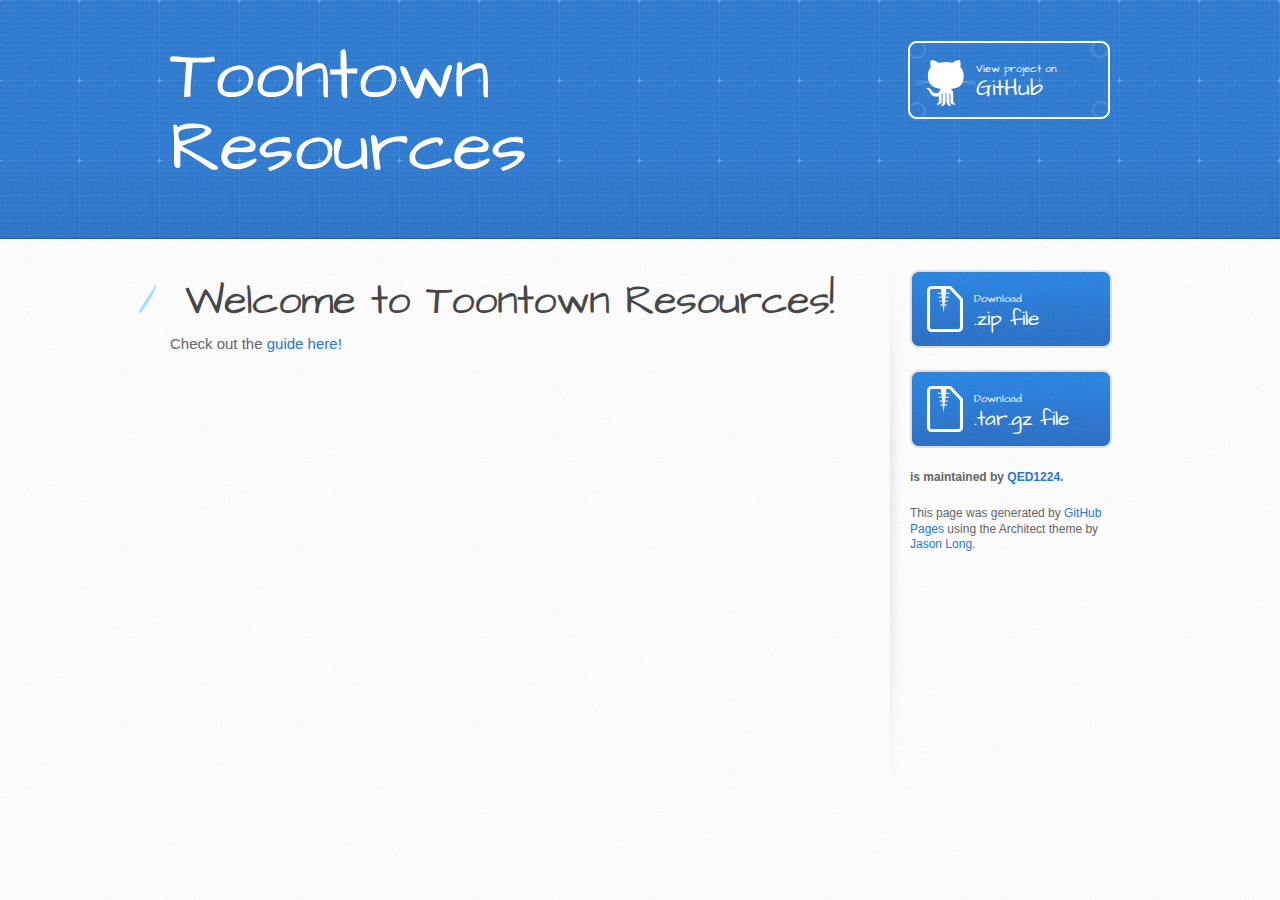
<file: index.html>
<!DOCTYPE html>
<html>
  <head>
    <meta charset='utf-8'>
    <meta http-equiv="X-UA-Compatible" content="chrome=1">
    <meta name="viewport" content="width=device-width, initial-scale=1, maximum-scale=1">
    <link href='https://fonts.googleapis.com/css?family=Architects+Daughter' rel='stylesheet' type='text/css'>
    <link rel="stylesheet" type="text/css" href="stylesheets/stylesheet.css" media="screen">
    <link rel="stylesheet" type="text/css" href="stylesheets/github-light.css" media="screen">
    <link rel="stylesheet" type="text/css" href="stylesheets/print.css" media="print">

    <!--[if lt IE 9]>
    <script src="//html5shiv.googlecode.com/svn/trunk/html5.js"></script>
    <![endif]-->

    <title>Toontown Resources by QED1224</title>
  </head>

  <body>
    <header>
      <div class="inner">
        <h1>Toontown Resources</h1>
        <h2></h2>
        <a href="https://github.com/QED1224/Toontown-Resources" class="button"><small>View project on</small> GitHub</a>
      </div>
    </header>

    <div id="content-wrapper">
      <div class="inner clearfix">
        <section id="main-content">
          <h1>
<a id="welcome-to-github-pages" class="anchor" href="#" aria-hidden="true"><span class="octicon octicon-link"></span></a>Welcome to Toontown Resources!</h1>

<p>
  Check out the <a href="Guide.html">guide here!</a>
</p>

        </section>

        <aside id="sidebar">
          <a href="https://github.com/QED1224/Toontown-Resources/zipball/master" class="button">
            <small>Download</small>
            .zip file
          </a>
          <a href="https://github.com/QED1224/Toontown-Resources/tarball/master" class="button">
            <small>Download</small>
            .tar.gz file
          </a>

          <p class="repo-owner"><a href="https://github.com/QED1224/Toontown-Resources"></a> is maintained by <a href="https://github.com/QED1224">QED1224</a>.</p>

          <p>This page was generated by <a href="https://pages.github.com">GitHub Pages</a> using the Architect theme by <a href="https://twitter.com/jasonlong">Jason Long</a>.</p>
        </aside>
      </div>
    </div>

  
  </body>
</html>
</file>
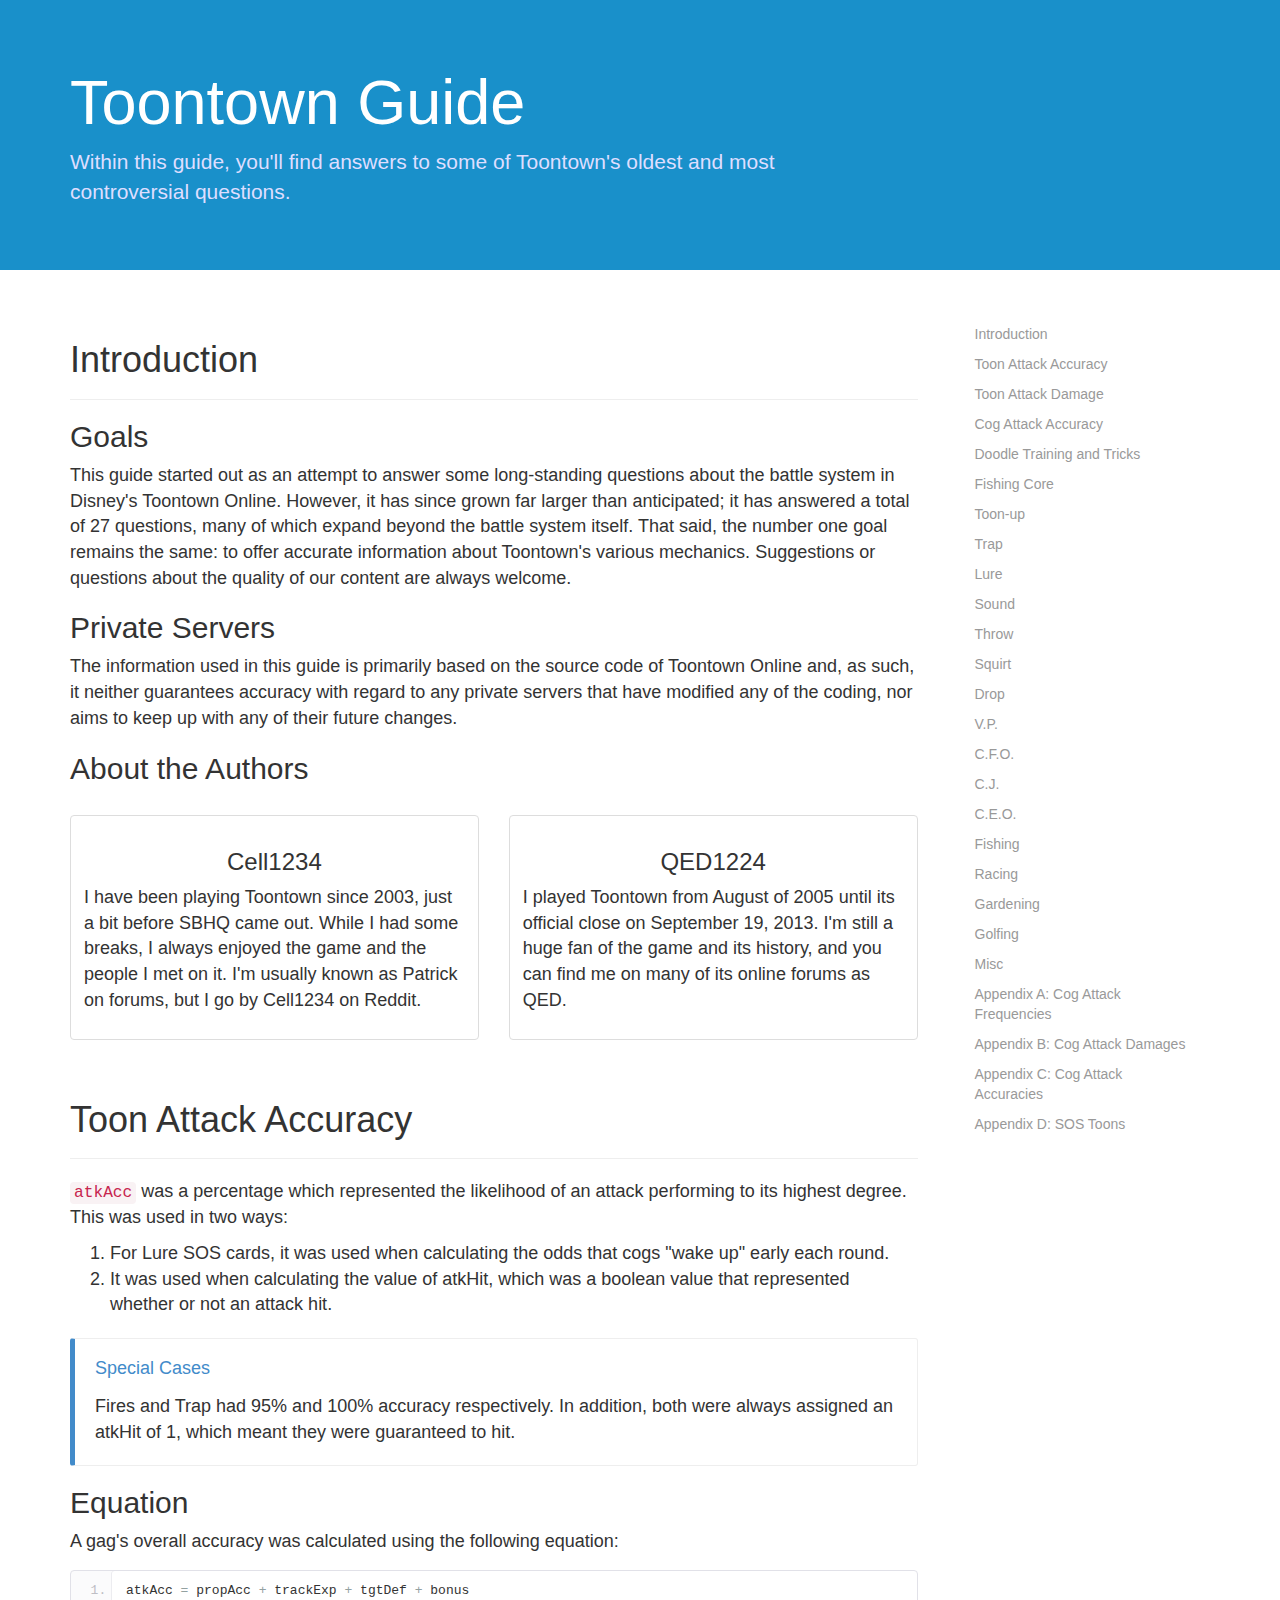
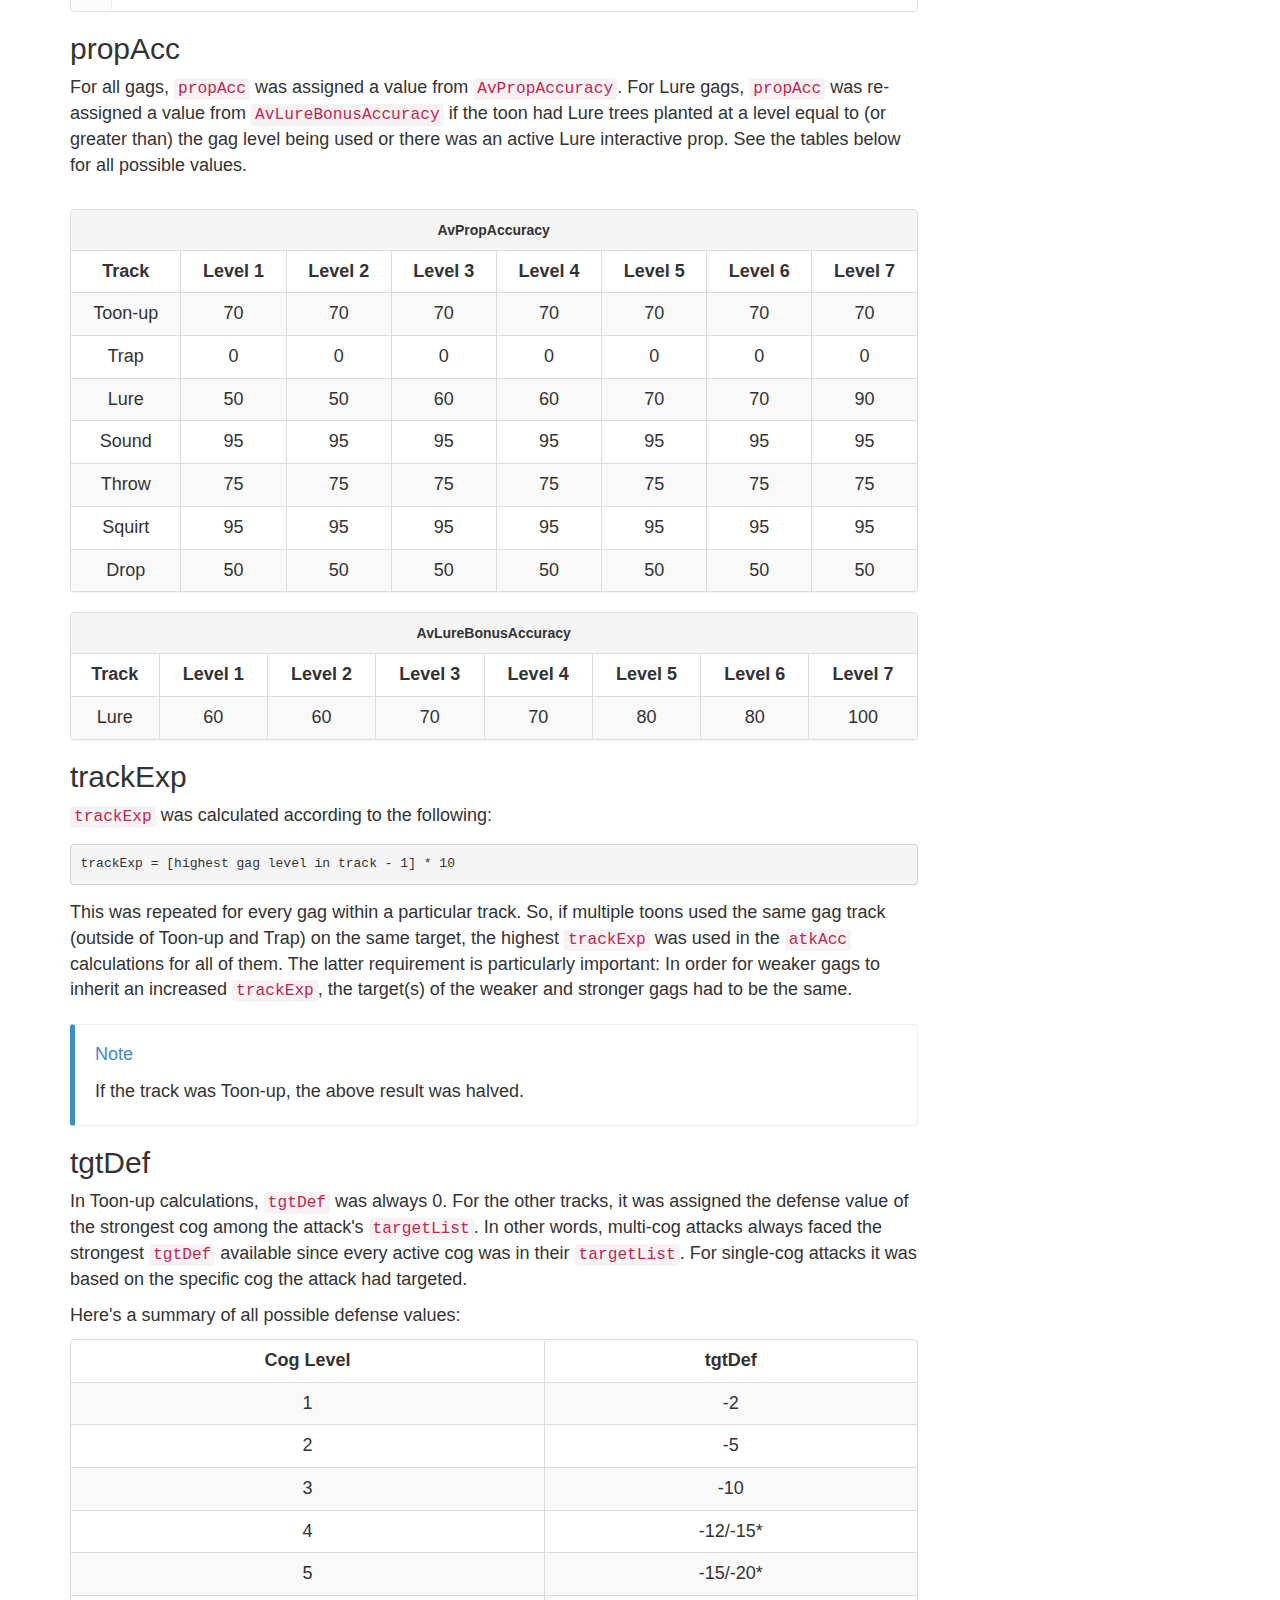
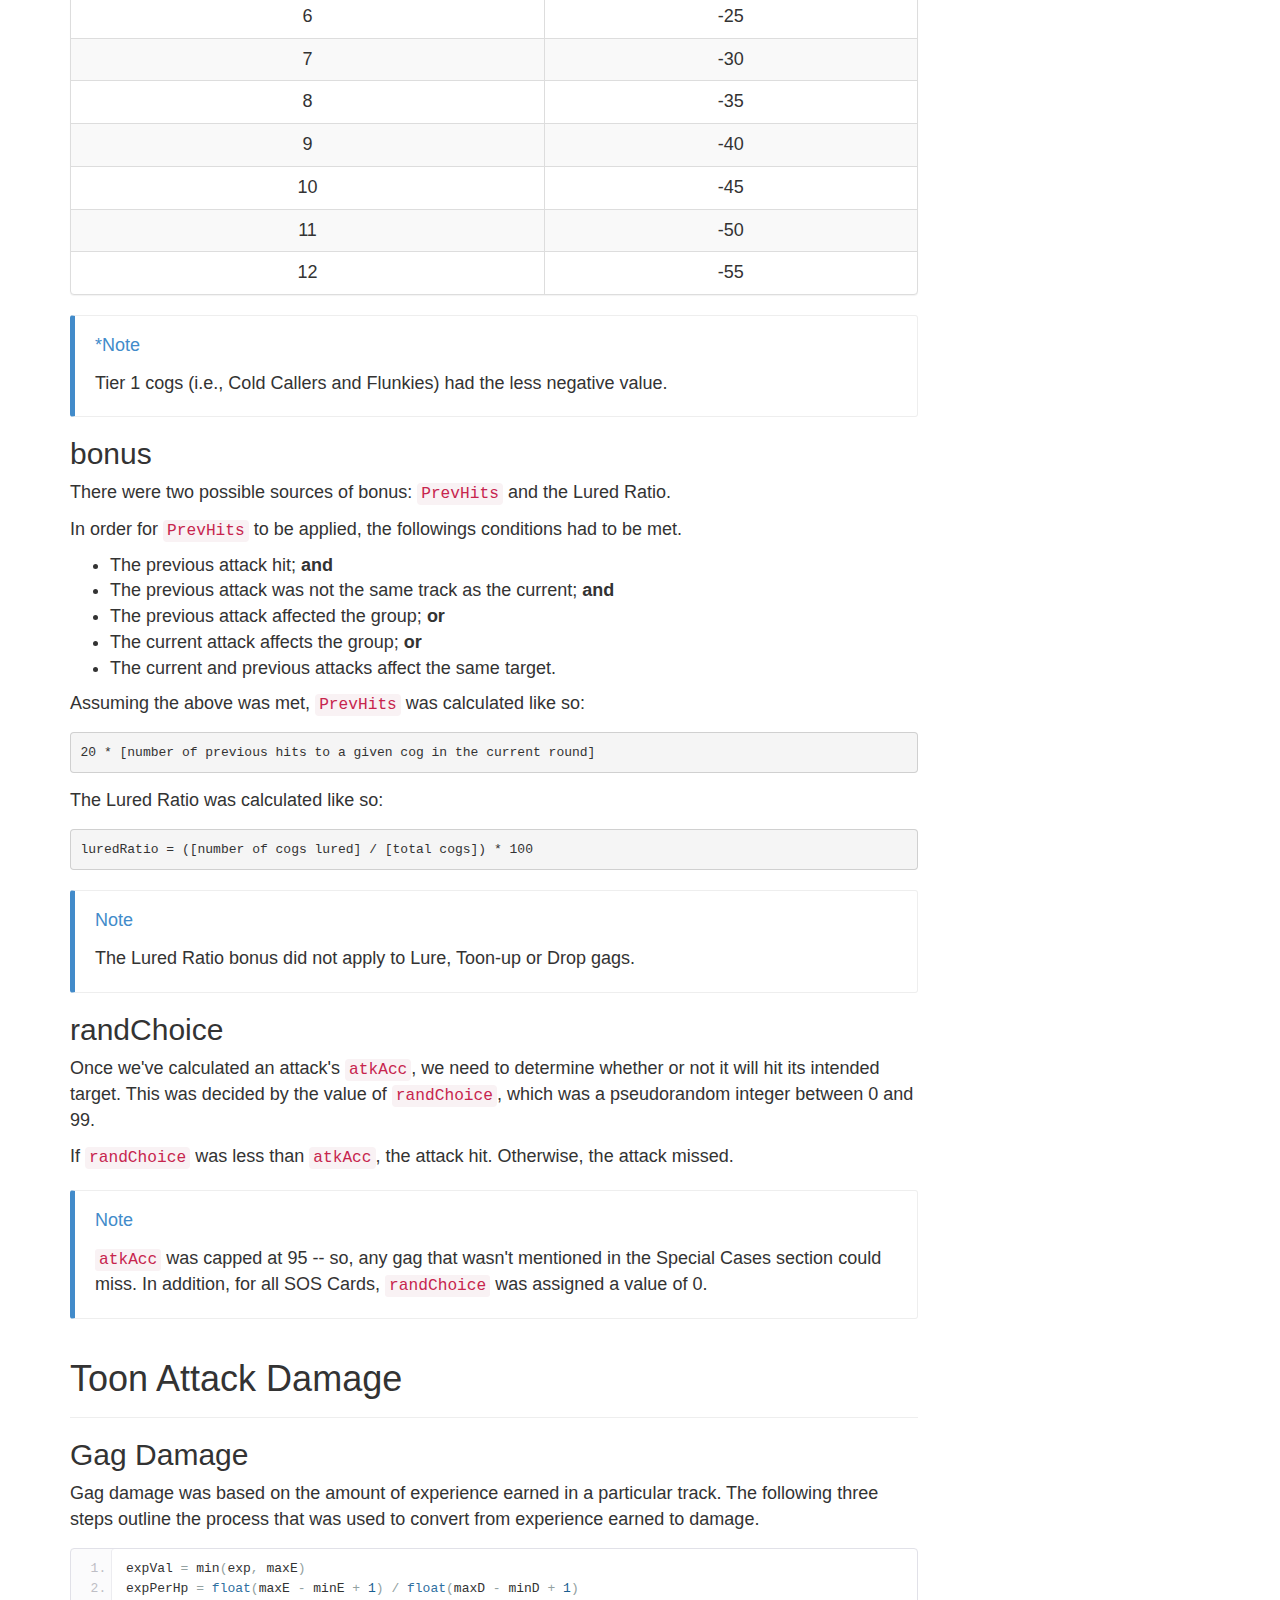
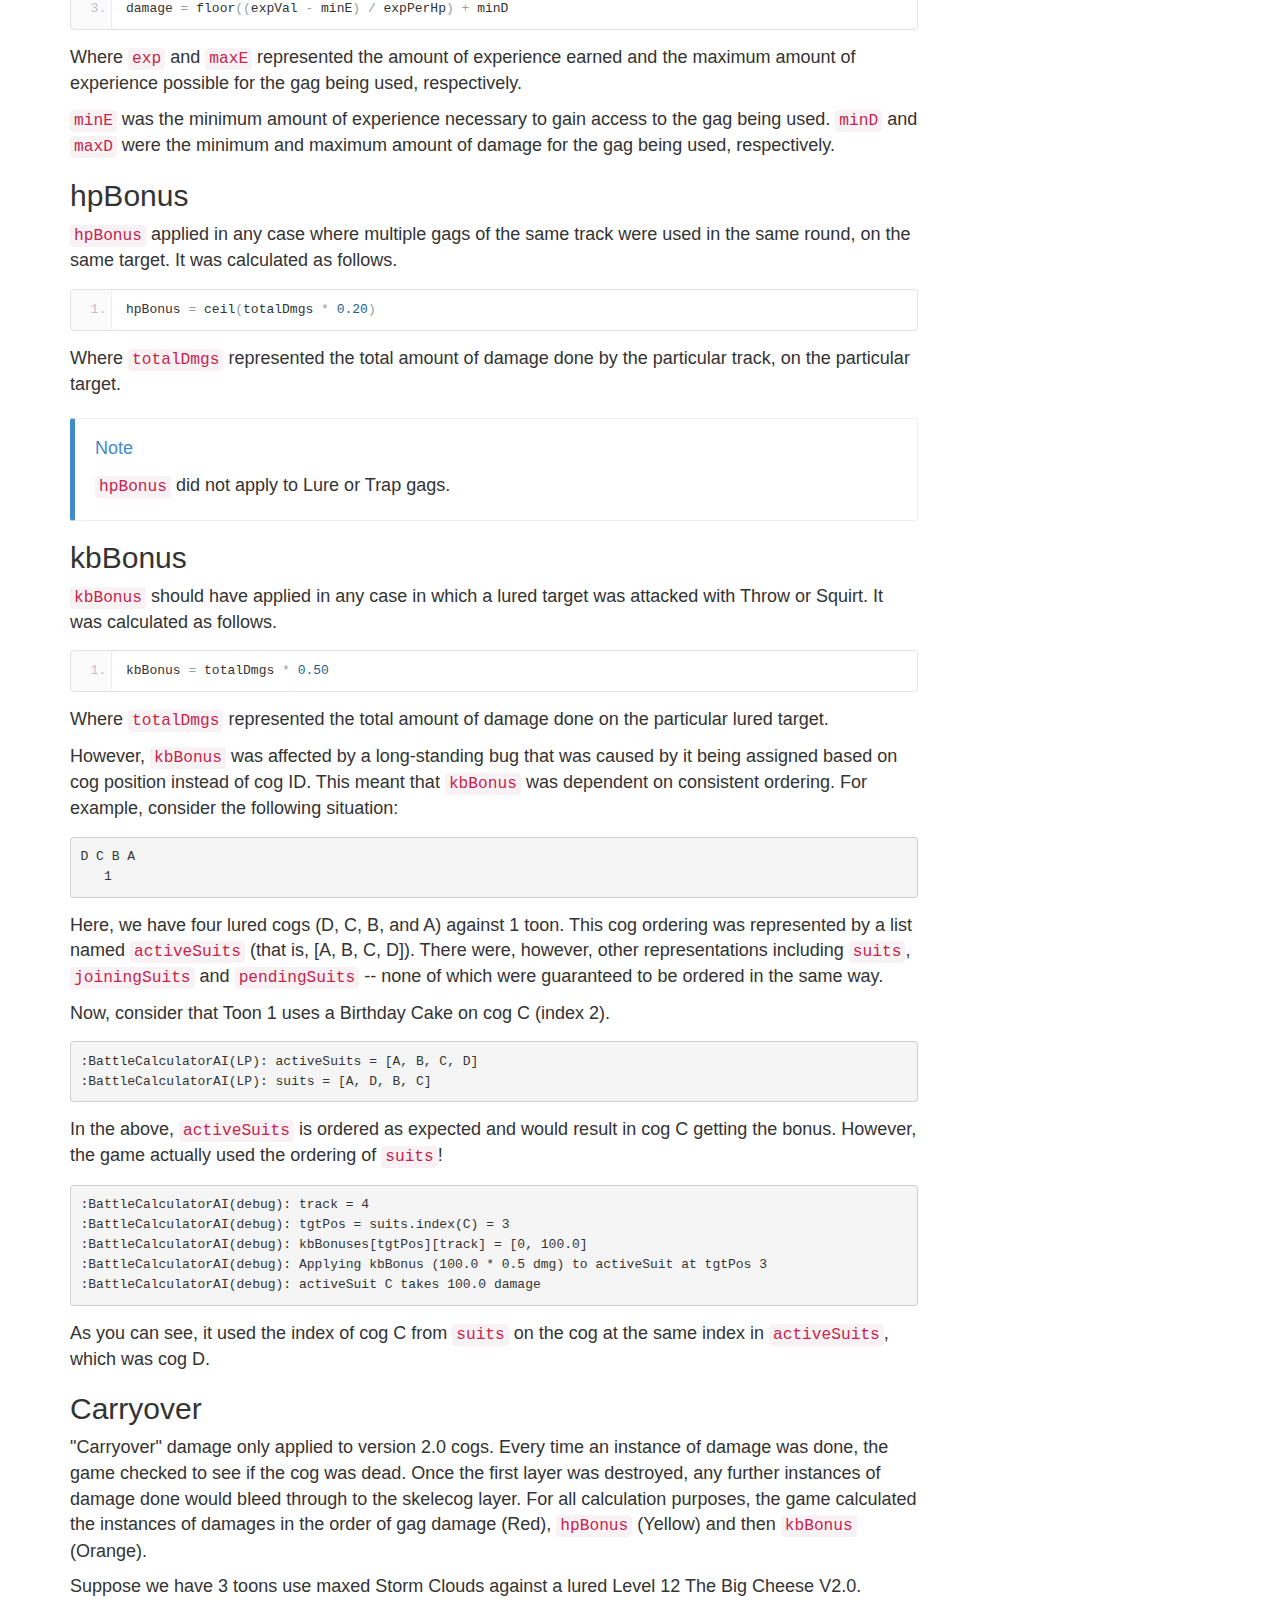
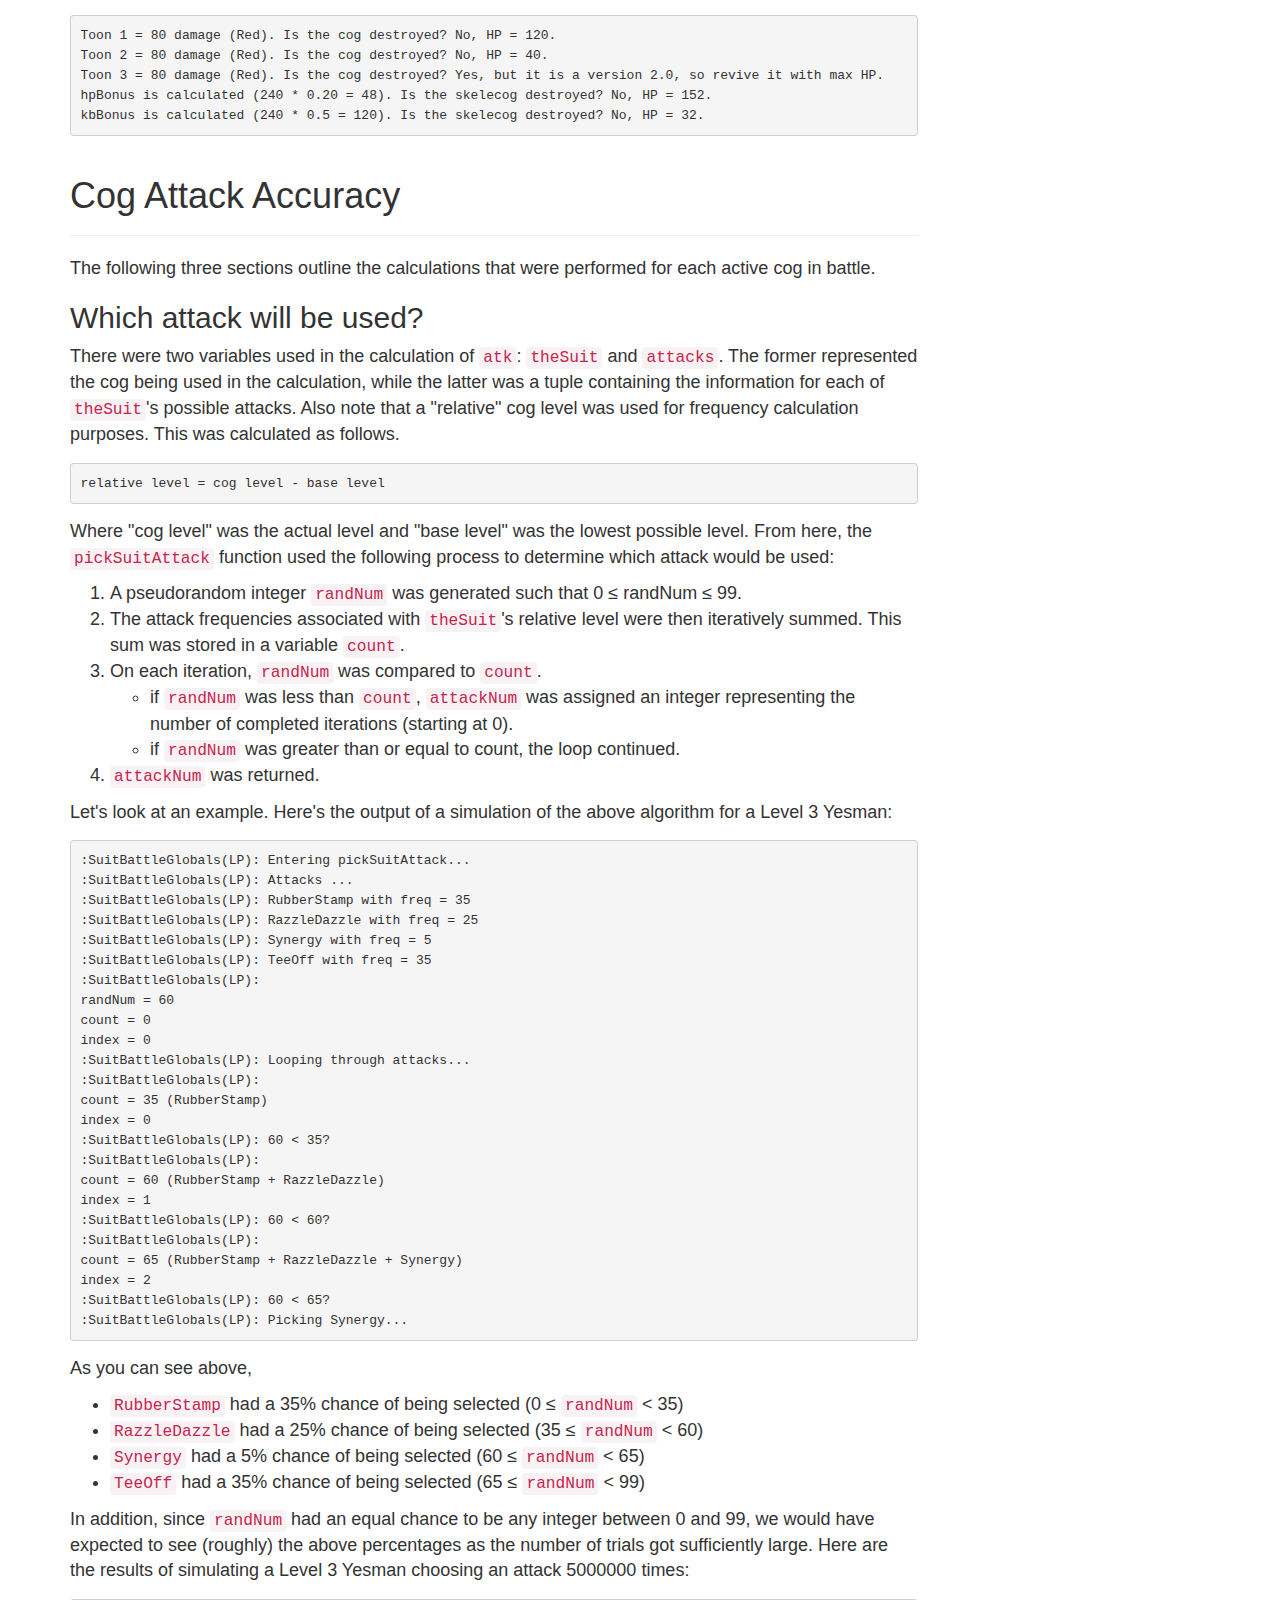
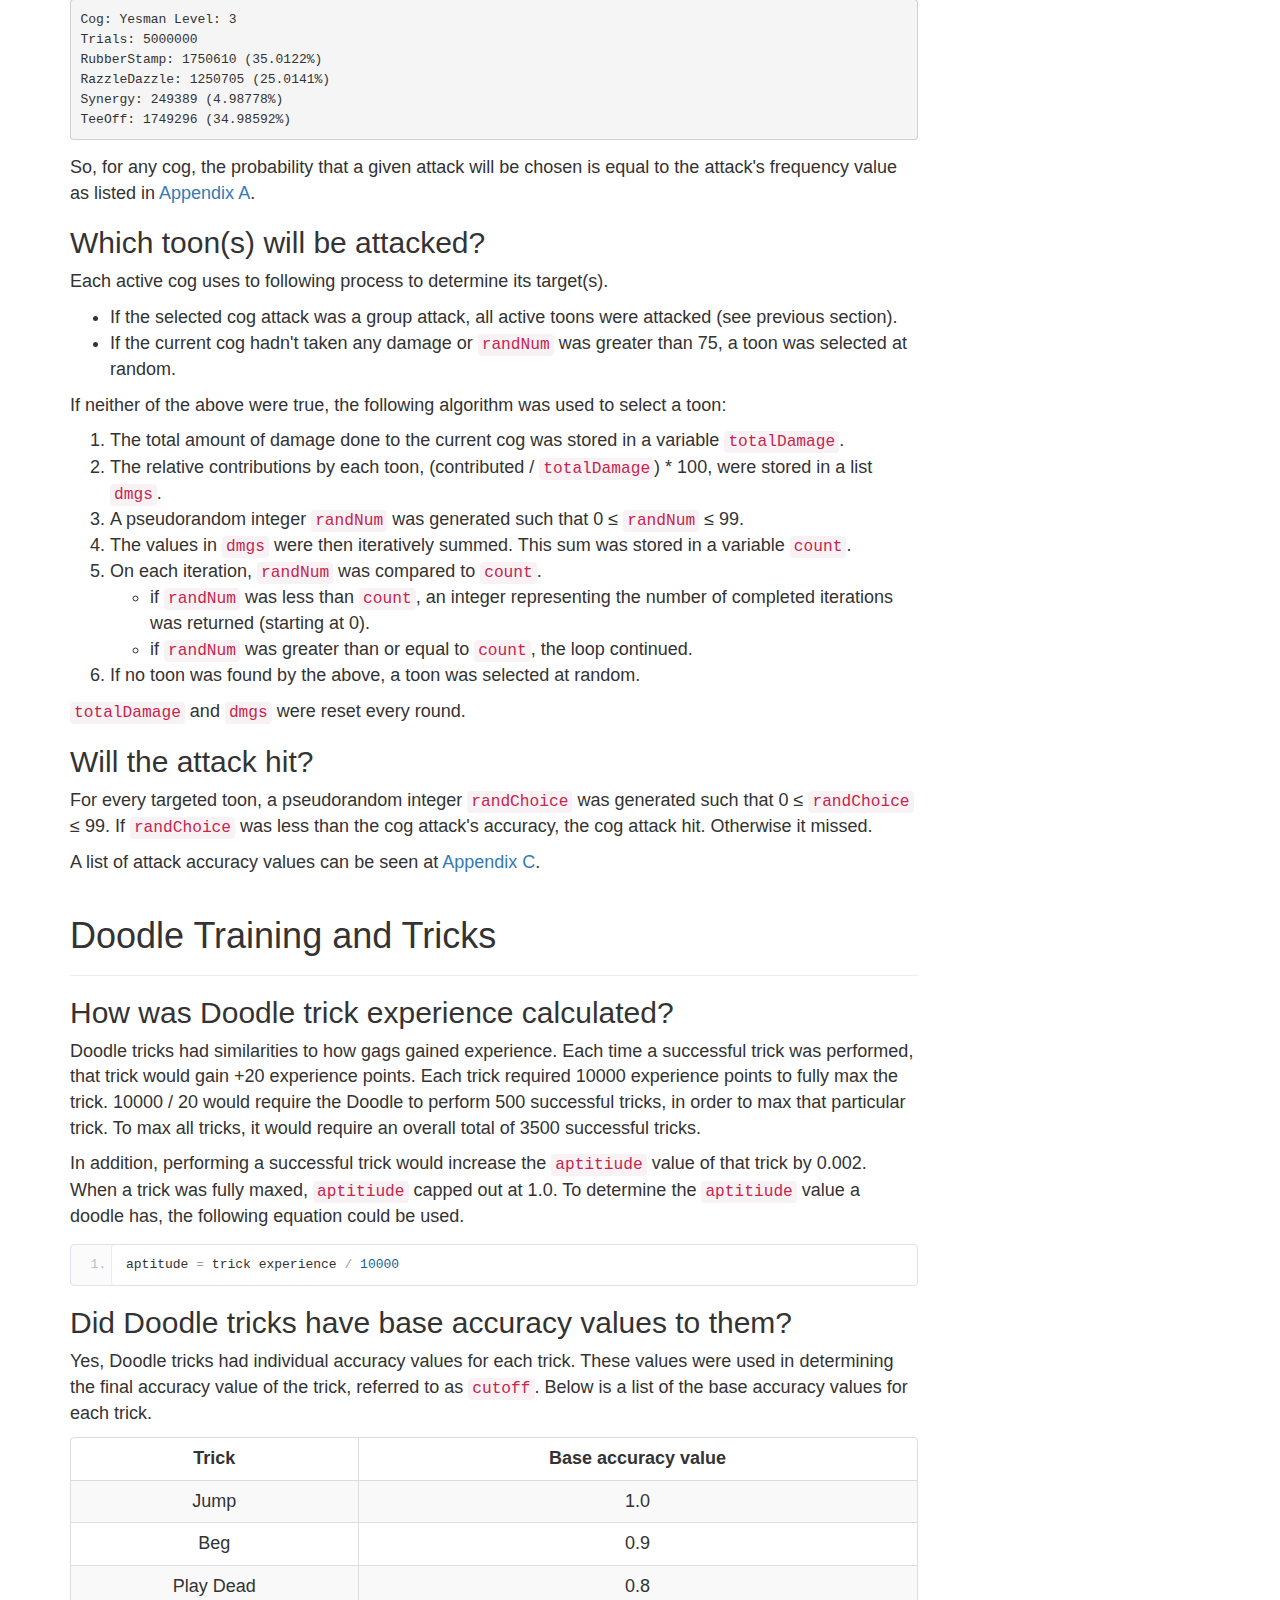
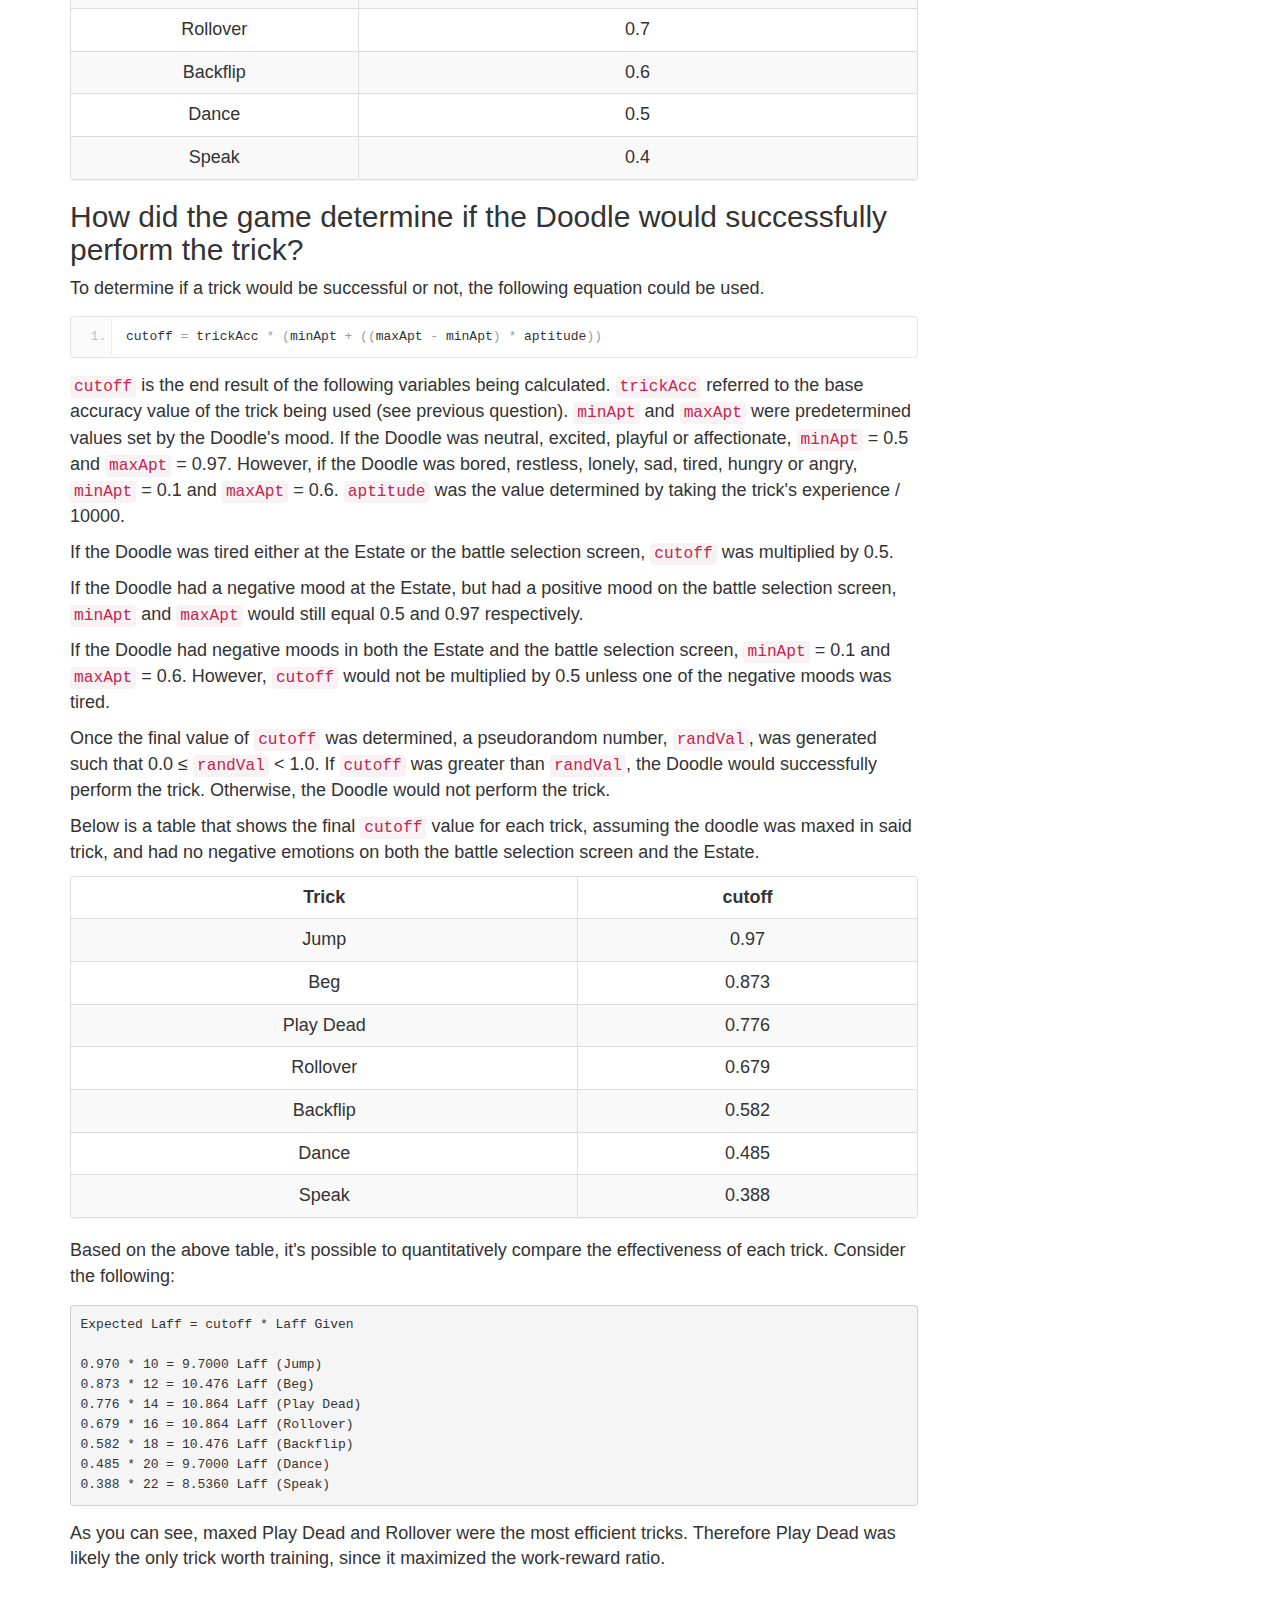
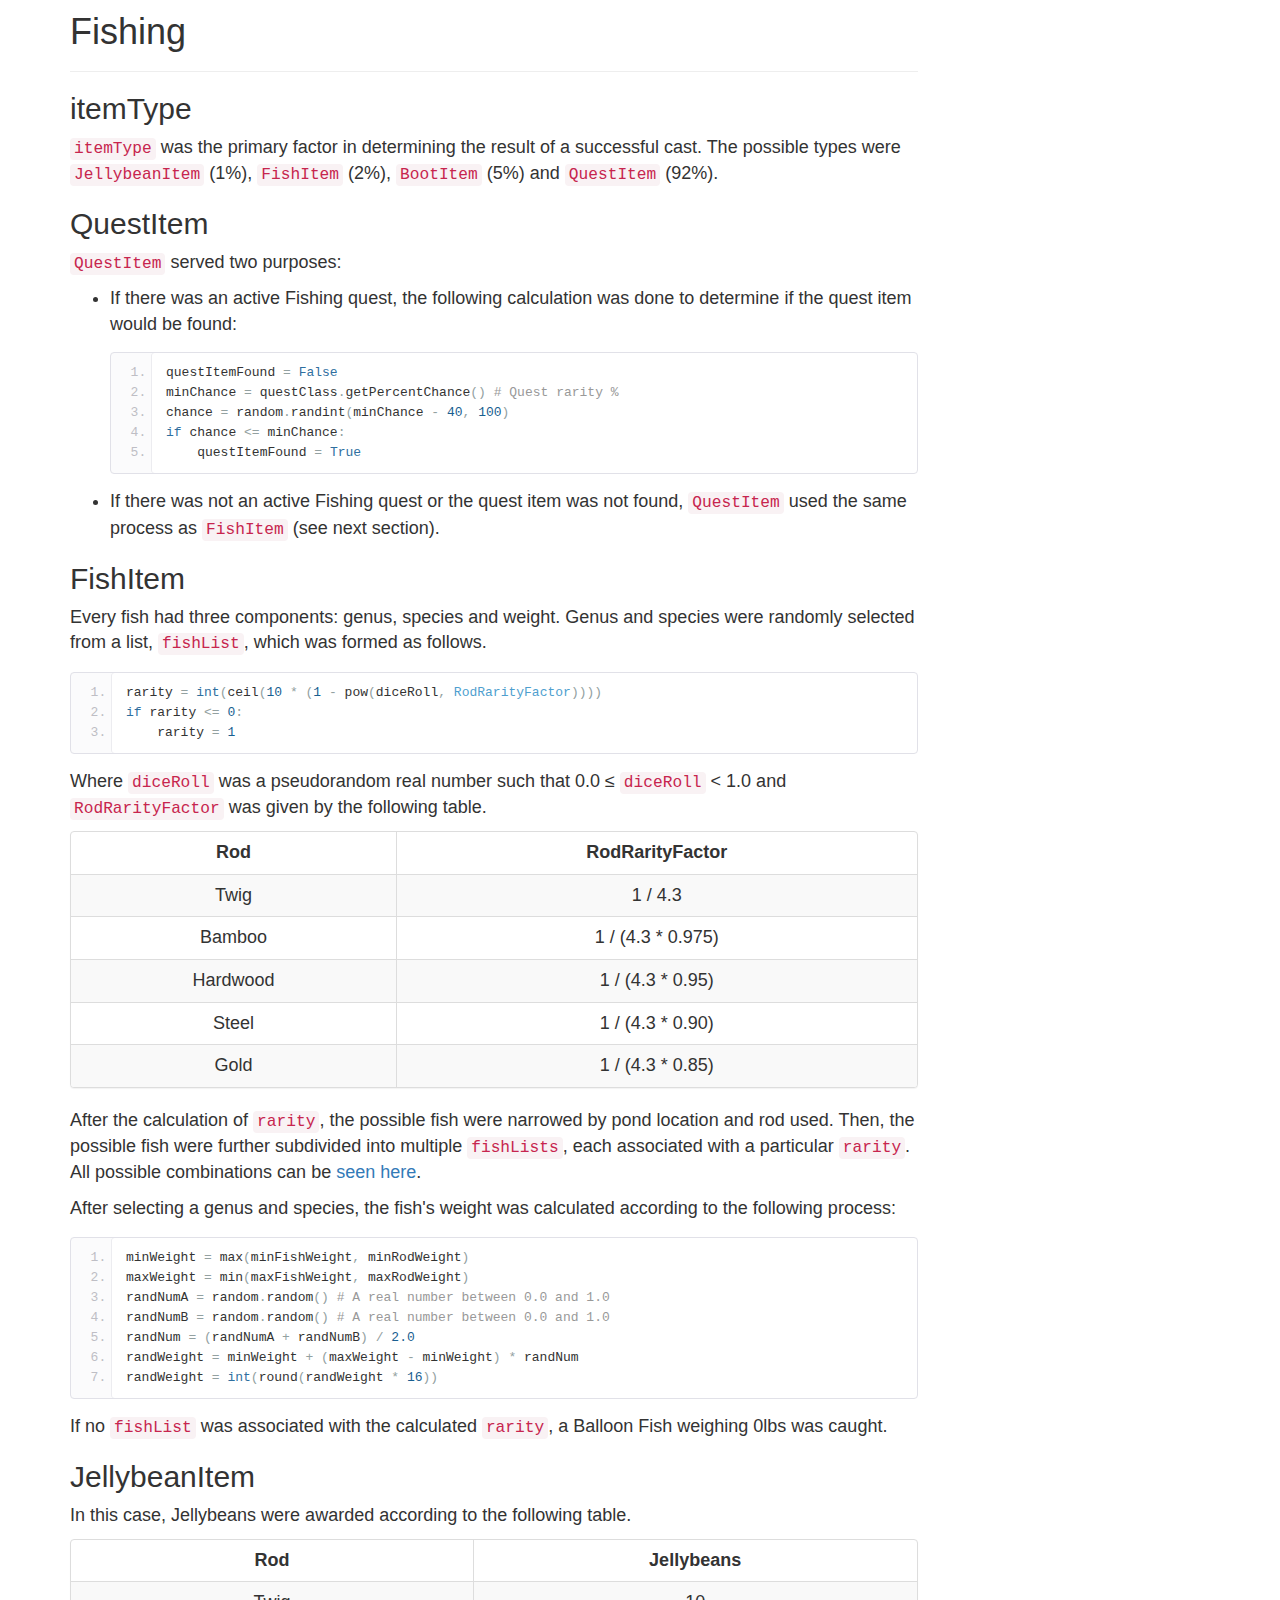
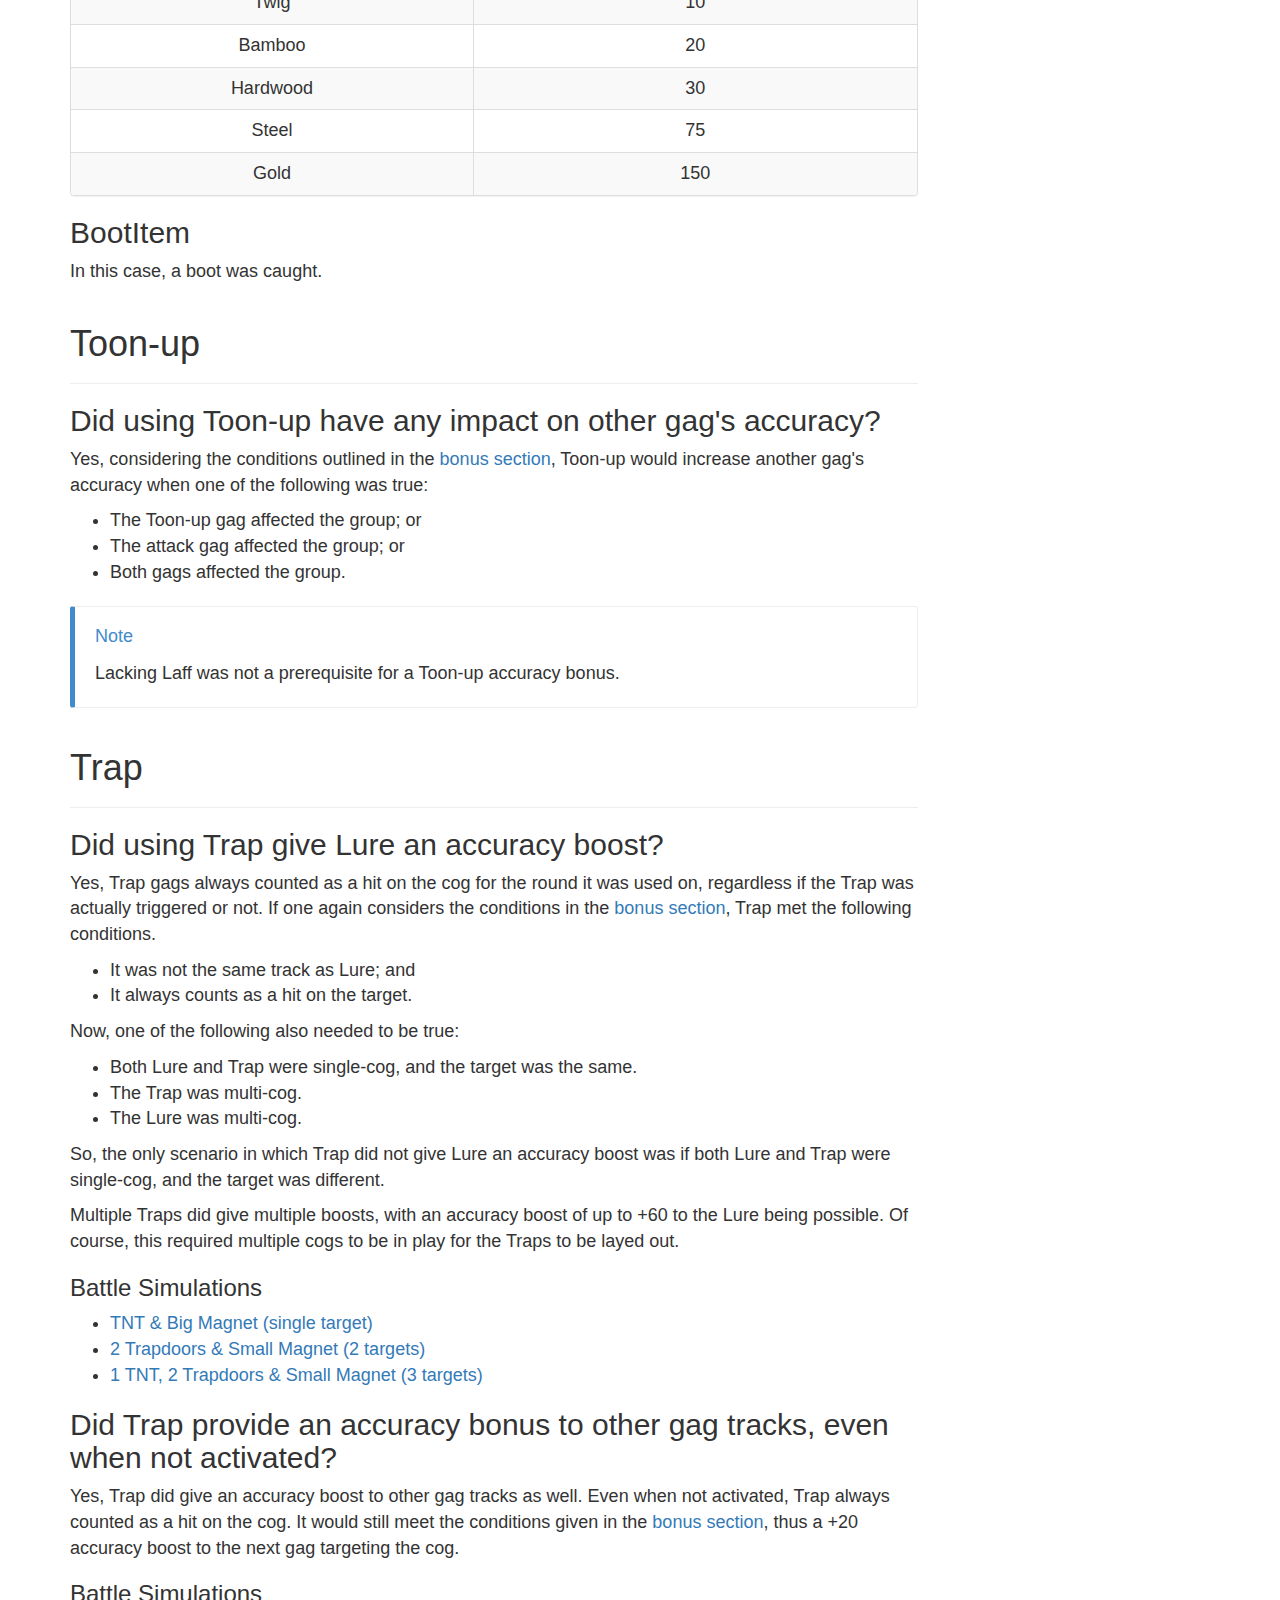
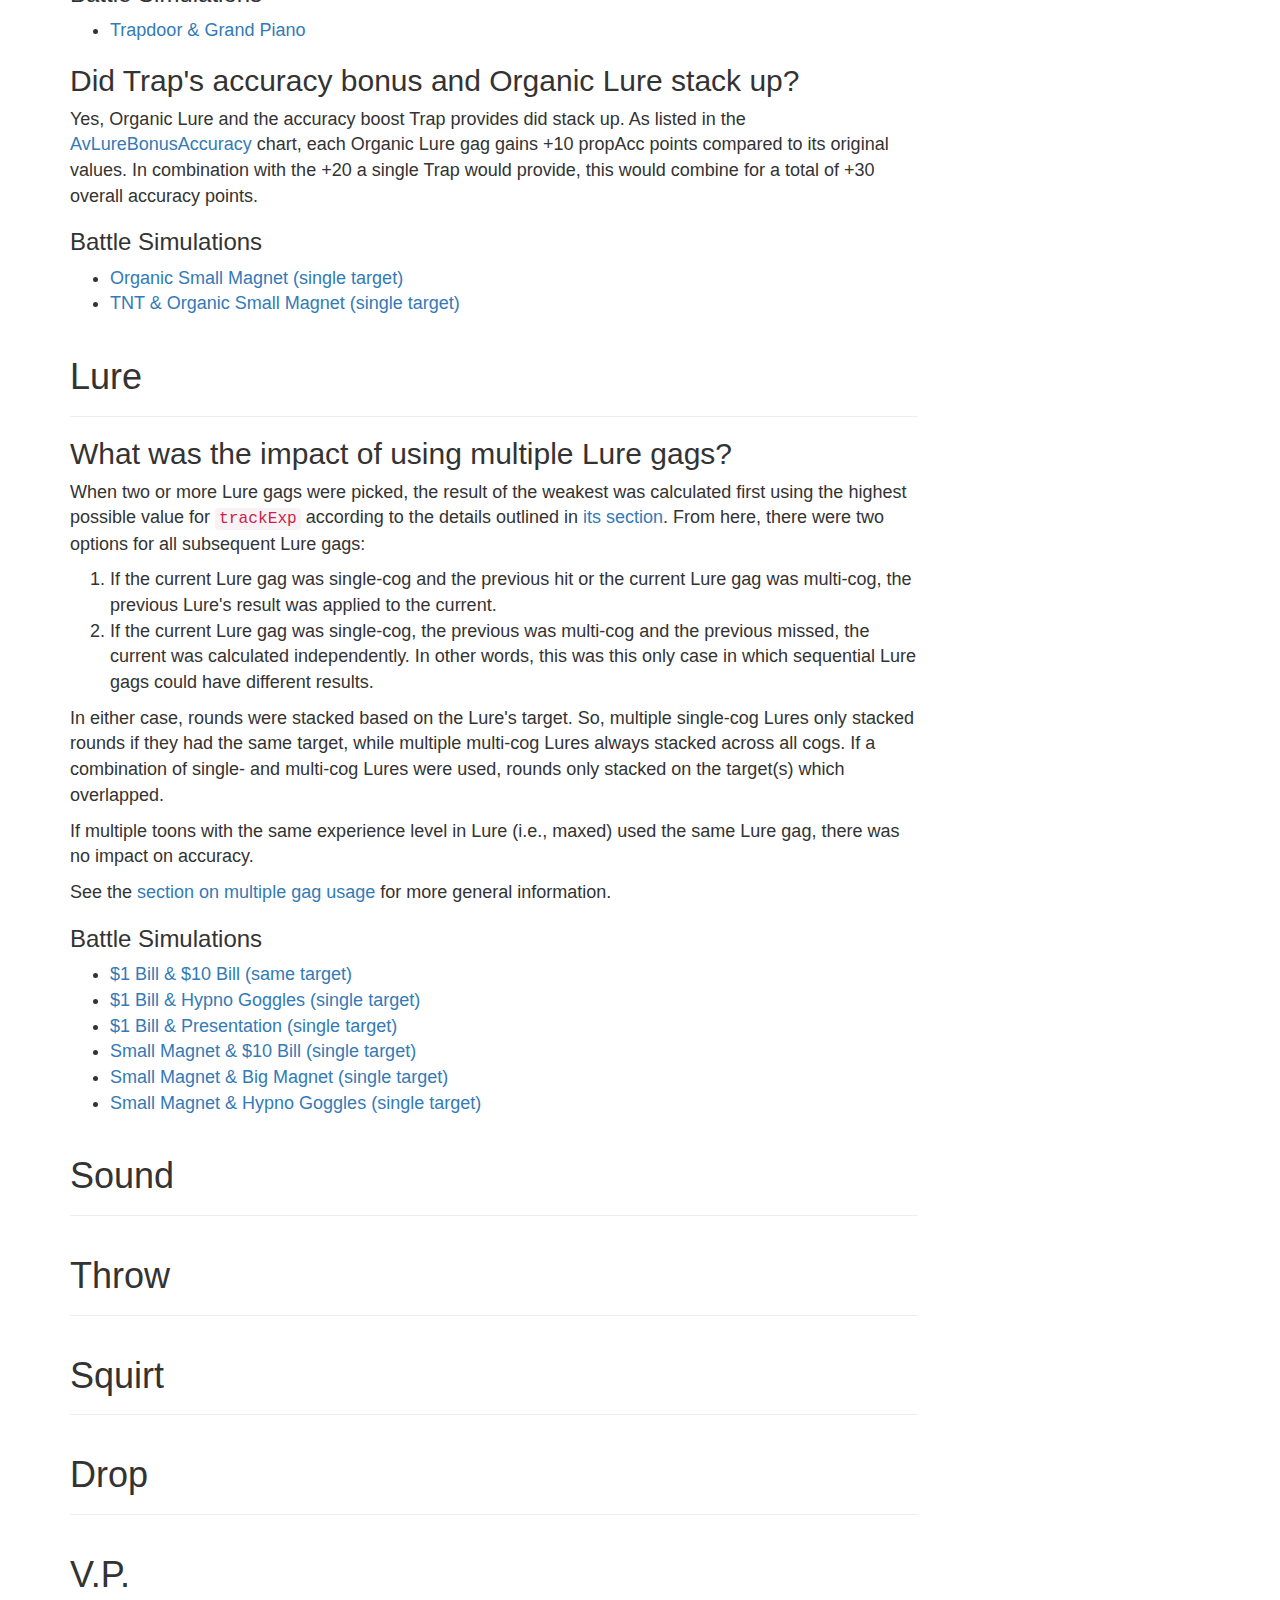
<file: Guide.html>
<!DOCTYPE html>
<html>

<head>
    <meta charset="UTF-8">
    <title>Toontown Guide</title>

    <link rel="stylesheet" href="stylesheets/normalize.css">
    <link rel="stylesheet prefetch" href="http://maxcdn.bootstrapcdn.com/bootstrap/3.3.4/css/bootstrap.min.css">
    <link rel="stylesheet" href="stylesheets/prettify.css">
    <link rel="stylesheet" href="stylesheets/style.css">
</head>


<body data-spy="scroll" data-target="#myScrollspy">
    <div class="row">
        <div class="jumbotron jumbotron-color">
            <div class="container">
                <h1>Toontown Guide</h1>
                <p>
                    Within this guide, you'll find answers to some of Toontown's oldest and most controversial questions.
                </p>
            </div>
        </div>
    </div>

    <!-- Main Content To Show Dynamic Affix -->
    <div class="container" name="toTop" id="topPos">
        <div class="row">
            <div class="col-md-9">
                <section id="Introduction">
                    <div class="page-header">
                        <h1>
                            Introduction
                        </h1>
                    </div>

                    <div id="Goals" class="subgroup">
                        <h2>Goals</h2>
                    </div>
                    <p class="text-p">
                        This guide started out as an attempt to answer some long-standing questions about the battle system in Disney's Toontown Online. However, it has since grown far larger than anticipated; it has answered a total of 27 questions, many of which expand beyond
                        the battle system itself. That said, the number one goal remains the same: to offer accurate information about Toontown's various mechanics. Suggestions or questions about the quality of our content are always welcome.
                    </p>

                    <div id="Private-Servers" class="subgroup">
                        <h2>Private Servers</h2>
                    </div>
                    <p class="text-p">
                        The information used in this guide is primarily based on the source code of Toontown Online and, as such, it neither guarantees accuracy with regard to any private servers that have modified any of the coding, nor aims to keep up with any of their future
                        changes.
                    </p>

                    <div id="About" class="subgroup">
                        <h2>About the Authors</h2>
                    </div>
                    <br>
                    <div class="row">
                        <div class="col-sm-6 col-md-6">
                            <div class="thumbnail" style="height: 225px;">
                                <div class="caption">
                                    <h3 class="text-center">Cell1234</h3>
                                    <p class="text-p">
                                        I have been playing Toontown since 2003, just a bit before SBHQ came out. While I had some breaks, I always enjoyed the game and the people I met on it. I'm usually known as Patrick on forums, but I go by Cell1234 on Reddit.
                                    </p>
                                </div>
                            </div>
                        </div>
                        <div class="col-sm-6 col-md-6">
                            <div class="thumbnail" style="height: 225px;">
                                <div class="caption">
                                    <h3 class="text-center">QED1224</h3>
                                    <p class="text-p">
                                        I played Toontown from August of 2005 until its official close on September 19, 2013. I'm still a huge fan of the game and its history, and you can find me on many of its online forums as QED.
                                    </p>
                                </div>
                            </div>
                        </div>
                    </div>
                </section>

                <section id="Toon-Accuracy" data-offset="40">
                    <div class="page-header">
                        <h1>
                            Toon Attack Accuracy
                        </h1>
                    </div>

                    <p class="text-p">
                        <code>atkAcc</code> was a percentage which represented the likelihood of an attack performing to its highest degree. This was used in two ways:
                    </p>

                    <ol class="text-p">
                        <li>For Lure SOS cards, it was used when calculating the odds that cogs "wake up" early each round.</li>
                        <li>It was used when calculating the value of atkHit, which was a boolean value that represented whether or not an attack hit.</li>
                    </ol>

                    <div class="bs-callout bs-callout-primary">
                        <h4>Special Cases</h4>
                        <p class="text-p">
                            Fires and Trap had 95% and 100% accuracy respectively. In addition, both were always assigned an atkHit of 1, which meant they were guaranteed to hit.
                        </p>
                    </div>

                    <div id="Equation" class="subgroup">
                        <h2>Equation</h2>
                    </div>
                    <p class="text-p">
                        A gag's overall accuracy was calculated using the following equation:
                    </p>
                    <pre class="prettyprint linenums">
                        atkAcc = propAcc + trackExp + tgtDef + bonus
                    </pre>

                    <div id="propAcc" class="subgroup">
                        <h2>propAcc</h2>
                    </div>
                    <p class="text-p">
                        For all gags,
                        <code>propAcc</code> was assigned a value from
                        <code>AvPropAccuracy</code>. For Lure gags,
                        <code>propAcc</code> was re-assigned a value from
                        <code>AvLureBonusAccuracy</code> if the toon had Lure trees planted at a level equal to (or greater than) the gag level being used or there was an active Lure interactive prop. See the tables below for all possible values.
                    </p>
                    <br>
                    <div class="panel panel-default">
                        <!-- Default panel contents -->
                        <div class="panel-heading text-center"><b>AvPropAccuracy</b></div>

                        <!-- Table -->
                        <table class="table table-striped table-bordered">
                            <thead>
                                <tr>
                                    <th class="text-center">Track</th>
                                    <th class="text-center">Level 1</th>
                                    <th class="text-center">Level 2</th>
                                    <th class="text-center">Level 3</th>
                                    <th class="text-center">Level 4</th>
                                    <th class="text-center">Level 5</th>
                                    <th class="text-center">Level 6</th>
                                    <th class="text-center">Level 7</th>
                                </tr>
                            </thead>
                            <tbody>
                                <tr>
                                    <td class="text-center">Toon-up</td>
                                    <td class="text-center">70</td>
                                    <td class="text-center">70</td>
                                    <td class="text-center">70</td>
                                    <td class="text-center">70</td>
                                    <td class="text-center">70</td>
                                    <td class="text-center">70</td>
                                    <td class="text-center">70</td>
                                </tr>
                                <tr>
                                    <td class="text-center">Trap</td>
                                    <td class="text-center">0</td>
                                    <td class="text-center">0</td>
                                    <td class="text-center">0</td>
                                    <td class="text-center">0</td>
                                    <td class="text-center">0</td>
                                    <td class="text-center">0</td>
                                    <td class="text-center">0</td>
                                </tr>
                                <tr>
                                    <td class="text-center">Lure</td>
                                    <td class="text-center">50</td>
                                    <td class="text-center">50</td>
                                    <td class="text-center">60</td>
                                    <td class="text-center">60</td>
                                    <td class="text-center">70</td>
                                    <td class="text-center">70</td>
                                    <td class="text-center">90</td>
                                </tr>
                                <tr>
                                    <td class="text-center">Sound</td>
                                    <td class="text-center">95</td>
                                    <td class="text-center">95</td>
                                    <td class="text-center">95</td>
                                    <td class="text-center">95</td>
                                    <td class="text-center">95</td>
                                    <td class="text-center">95</td>
                                    <td class="text-center">95</td>
                                </tr>
                                <tr>
                                    <td class="text-center">Throw</td>
                                    <td class="text-center">75</td>
                                    <td class="text-center">75</td>
                                    <td class="text-center">75</td>
                                    <td class="text-center">75</td>
                                    <td class="text-center">75</td>
                                    <td class="text-center">75</td>
                                    <td class="text-center">75</td>
                                </tr>
                                <tr>
                                    <td class="text-center">Squirt</td>
                                    <td class="text-center">95</td>
                                    <td class="text-center">95</td>
                                    <td class="text-center">95</td>
                                    <td class="text-center">95</td>
                                    <td class="text-center">95</td>
                                    <td class="text-center">95</td>
                                    <td class="text-center">95</td>
                                </tr>
                                <tr>
                                    <td class="text-center">Drop</td>
                                    <td class="text-center">50</td>
                                    <td class="text-center">50</td>
                                    <td class="text-center">50</td>
                                    <td class="text-center">50</td>
                                    <td class="text-center">50</td>
                                    <td class="text-center">50</td>
                                    <td class="text-center">50</td>
                                </tr>
                            </tbody>
                        </table>
                    </div>

                    <div class="panel panel-default">
                        <!-- Default panel contents -->
                        <div class="panel-heading text-center"><b>AvLureBonusAccuracy</b></div>

                        <!-- Table -->
                        <table id="AvLureBonusAccuracy" class="table table-striped table-bordered">
                            <thead>
                                <tr>
                                    <th class="text-center">Track</th>
                                    <th class="text-center">Level 1</th>
                                    <th class="text-center">Level 2</th>
                                    <th class="text-center">Level 3</th>
                                    <th class="text-center">Level 4</th>
                                    <th class="text-center">Level 5</th>
                                    <th class="text-center">Level 6</th>
                                    <th class="text-center">Level 7</th>
                                </tr>
                            </thead>
                            <tbody>
                                <tr>
                                    <td class="text-center">Lure</td>
                                    <td class="text-center">60</td>
                                    <td class="text-center">60</td>
                                    <td class="text-center">70</td>
                                    <td class="text-center">70</td>
                                    <td class="text-center">80</td>
                                    <td class="text-center">80</td>
                                    <td class="text-center">100</td>
                                </tr>
                            </tbody>
                        </table>
                    </div>

                    <div id="trackExp" class="subgroup">
                        <h2>trackExp</h2>
                    </div>
                    <p class="text-p">
                        <code>trackExp</code> was calculated according to the following:
                    </p>
                    <pre>
                        trackExp = [highest gag level in track - 1] * 10
                    </pre>

                    <p class="text-p">
                        This was repeated for every gag within a particular track. So, if multiple toons used the same gag track (outside of Toon-up and Trap) on the same target, the highest <code>trackExp</code> was used in the <code>atkAcc</code> calculations for all of them. The latter requirement
                        is particularly important: In order for weaker gags to inherit an increased <code>trackExp</code>, the target(s) of the weaker and stronger gags had to be the same.
                    </p>

                    <div class="bs-callout bs-callout-primary">
                        <h4>Note</h4>
                        <p class="text-p">
                            If the track was Toon-up, the above result was halved.
                        </p>
                    </div>

                    <div id="tgtDef" class="subgroup">
                        <h2>tgtDef</h2>
                    </div>
                    <p class="text-p">
                        In Toon-up calculations,
                        <code>tgtDef</code> was always 0. For the other tracks, it was assigned the defense value of the strongest cog among the attack's
                        <code>targetList</code>. In other words, multi-cog attacks always faced the strongest <code>tgtDef</code> available since every active cog was in their
                        <code>targetList</code>. For single-cog attacks it was based on the specific cog the attack had targeted.
                    </p>

                    <p class="text-p">
                        Here's a summary of all possible defense values:
                    </p>

                    <div class="panel panel-default">
                        <!-- Table -->
                        <table class="table table-striped table-bordered">
                            <thead>
                                <tr>
                                    <th class="text-center">Cog Level</th>
                                    <th class="text-center">tgtDef</th>
                                </tr>
                            </thead>
                            <tbody>
                                <tr>
                                    <td class="text-center">1</td>
                                    <td class="text-center">-2</td>
                                </tr>
                                <tr>
                                    <td class="text-center">2</td>
                                    <td class="text-center">-5</td>
                                </tr>
                                <tr>
                                    <td class="text-center">3</td>
                                    <td class="text-center">-10</td>
                                </tr>
                                <tr>
                                    <td class="text-center">4</td>
                                    <td class="text-center">-12/-15*</td>
                                </tr>
                                <tr>
                                    <td class="text-center">5</td>
                                    <td class="text-center">-15/-20*</td>
                                </tr>
                                <tr>
                                    <td class="text-center">6</td>
                                    <td class="text-center">-25</td>
                                </tr>
                                <tr>
                                    <td class="text-center">7</td>
                                    <td class="text-center">-30</td>
                                </tr>
                                <tr>
                                    <td class="text-center">8</td>
                                    <td class="text-center">-35</td>
                                </tr>
                                <tr>
                                    <td class="text-center">9</td>
                                    <td class="text-center">-40</td>
                                </tr>
                                <tr>
                                    <td class="text-center">10</td>
                                    <td class="text-center">-45</td>
                                </tr>
                                <tr>
                                    <td class="text-center">11</td>
                                    <td class="text-center">-50</td>
                                </tr>
                                <tr>
                                    <td class="text-center">12</td>
                                    <td class="text-center">-55</td>
                                </tr>
                            </tbody>
                        </table>
                    </div>

                    <div class="bs-callout bs-callout-primary">
                        <h4>*Note</h4>
                        <p class="text-p">
                            Tier 1 cogs (i.e., Cold Callers and Flunkies) had the less negative value.
                        </p>
                    </div>

                    <div id="bonus" class="subgroup">
                        <h2>bonus</h2>
                    </div>
                    <p class="text-p">
                        There were two possible sources of bonus:
                        <code>PrevHits</code> and the Lured Ratio.
                    </p>

                    <p class="text-p">
                        In order for <code>PrevHits</code> to be applied, the followings conditions had to be met.
                    </p>

                    <ul class="text-p">
                        <li>The previous attack hit; <b>and</b></li>
                        <li>The previous attack was not the same track as the current; <b>and</b></li>
                        <li>The previous attack affected the group; <b>or</b></li>
                        <li>The current attack affects the group; <b>or</b></li>
                        <li>The current and previous attacks affect the same target.</li>
                    </ul>

                    <p class="text-p">
                        Assuming the above was met,
                        <code>PrevHits</code> was calculated like so:
                    </p>
                    <pre>
                        20 * [number of previous hits to a given cog in the current round]
                    </pre>
                    <p class="text-p">
                        The Lured Ratio was calculated like so:
                    </p>
                    <pre>
                        luredRatio = ([number of cogs lured] / [total cogs]) * 100
                    </pre>

                    <div class="bs-callout bs-callout-primary">
                        <h4>Note</h4>
                        <p class="text-p">
                            The Lured Ratio bonus did not apply to Lure, Toon-up or Drop gags.
                        </p>
                    </div>

                    <div id="randChoice" class="subgroup">
                        <h2>randChoice</h2>
                    </div>
                    <p class="text-p">
                        Once we've calculated an attack's
                        <code>atkAcc</code>, we need to determine whether or not it will hit its intended target. This was decided by the value of
                        <code>randChoice</code>, which was a pseudorandom integer between 0 and 99.
                    </p>

                    <p class="text-p">
                        If
                        <code>randChoice</code> was less than
                        <code>atkAcc</code>, the attack hit. Otherwise, the attack missed.
                    </p>

                    <div class="bs-callout bs-callout-primary">
                        <h4>Note</h4>
                        <p class="text-p">
                            <code>atkAcc</code> was capped at 95 -- so, any gag that wasn't mentioned in the Special Cases section could miss. In addition, for all SOS Cards,
                            <code>randChoice</code> was assigned a value of 0.
                        </p>
                    </div>
                </section>

                <section id="Toon-Damage" data-offset="40">
                    <div class="page-header">
                        <h1>
                            Toon Attack Damage
                        </h1>
                    </div>

                    <div id="Gag-Damage" class="subgroup">
                        <h2>Gag Damage</h2>
                    </div>
                    <p class="text-p">
                        Gag damage was based on the amount of experience earned in a particular track. The following three steps outline the process that was used to convert from experience earned to damage.
                    </p>
                    <pre class="prettyprint linenums">
                        expVal = min(exp, maxE)
                        expPerHp = float(maxE - minE + 1) / float(maxD - minD + 1)
                        damage = floor((expVal - minE) / expPerHp) + minD
                    </pre>

                    <p class="text-p">
                        Where
                        <code>exp</code> and
                        <code>maxE</code> represented the amount of experience earned and the maximum amount of experience possible for the gag being used, respectively.
                    </p>

                    <p class="text-p">
                        <code>minE</code> was the minimum amount of experience necessary to gain access to the gag being used.
                        <code>minD</code> and
                        <code>maxD</code> were the minimum and maximum amount of damage for the gag being used, respectively.
                    </p>

                    <div id="hpBonus" class="subgroup">
                        <h2>hpBonus</h2>
                    </div>
                    <p class="text-p">
                        <code>hpBonus</code> applied in any case where multiple gags of the same track were used in the same round, on the same target. It was calculated as follows.
                    </p>

                    <pre class="prettyprint linenums">
                        hpBonus = ceil(totalDmgs * 0.20)
                    </pre>

                    <p class="text-p">
                        Where
                        <code>totalDmgs</code> represented the total amount of damage done by the particular track, on the particular target.
                    </p>

                    <div class="bs-callout bs-callout-primary">
                        <h4>Note</h4>
                        <p class="text-p">
                            <code>hpBonus</code> did not apply to Lure or Trap gags.
                        </p>
                    </div>

                    <div id="kbBonus" class="subgroup">
                        <h2>kbBonus</h2>
                    </div>
                    <p class="text-p">
                        <code>kbBonus</code> should have applied in any case in which a lured target was attacked with Throw or Squirt. It was calculated as follows.
                    </p>
                    <pre class="prettyprint linenums">
                        kbBonus = totalDmgs * 0.50
                    </pre>
                    <p class="text-p">
                        Where
                        <code>totalDmgs</code> represented the total amount of damage done on the particular lured target.
                    </p>

                    <p class="text-p">
                        However,
                        <code>kbBonus</code> was affected by a long-standing bug that was caused by it being assigned based on cog position instead of cog ID. This meant that
                        <code>kbBonus</code> was dependent on consistent ordering. For example, consider the following situation:
                    </p>
                    <pre>
                        D C B A
                           1
                    </pre>
                    <p class="text-p">
                        Here, we have four lured cogs (D, C, B, and A) against 1 toon. This cog ordering was represented by a list named
                        <code>activeSuits</code> (that is, [A, B, C, D]). There were, however, other representations including
                        <code>suits</code>,
                        <code>joiningSuits</code> and
                        <code>pendingSuits</code> -- none of which were guaranteed to be ordered in the same way.
                    </p>

                    <p class="text-p">
                        Now, consider that Toon 1 uses a Birthday Cake on cog C (index 2).
                    </p>
                    <pre>
                        :BattleCalculatorAI(LP): activeSuits = [A, B, C, D]
                        :BattleCalculatorAI(LP): suits = [A, D, B, C]
                    </pre>
                    <p class="text-p">
                        In the above,
                        <code>activeSuits</code> is ordered as expected and would result in cog C getting the bonus. However, the game actually used the ordering of
                        <code>suits</code>!
                    </p>
                    <pre>
                        :BattleCalculatorAI(debug): track = 4
                        :BattleCalculatorAI(debug): tgtPos = suits.index(C) = 3
                        :BattleCalculatorAI(debug): kbBonuses[tgtPos][track] = [0, 100.0]
                        :BattleCalculatorAI(debug): Applying kbBonus (100.0 * 0.5 dmg) to activeSuit at tgtPos 3
                        :BattleCalculatorAI(debug): activeSuit C takes 100.0 damage
                    </pre>
                    <p class="text-p">
                        As you can see, it used the index of cog C from
                        <code>suits</code> on the cog at the same index in
                        <code>activeSuits</code>, which was cog D.
                    </p>

                    <div id="Carryover" class="subgroup">
                        <h2>Carryover</h2>
                    </div>
                    <p class="text-p">
                        "Carryover" damage only applied to version 2.0 cogs. Every time an instance of damage was done, the game checked to see if the cog was dead. Once the first layer was destroyed, any further instances of damage done would bleed through to the skelecog layer.
                        For all calculation purposes, the game calculated the instances of damages in the order of gag damage (Red),
                        <code>hpBonus</code> (Yellow) and then
                        <code>kbBonus</code> (Orange).
                    </p>
                    <p class="text-p">
                        Suppose we have 3 toons use maxed Storm Clouds against a lured Level 12 The Big Cheese V2.0.
                    </p>
                    <pre>
                        Toon 1 = 80 damage (Red). Is the cog destroyed? No, HP = 120.
                        Toon 2 = 80 damage (Red). Is the cog destroyed? No, HP = 40.
                        Toon 3 = 80 damage (Red). Is the cog destroyed? Yes, but it is a version 2.0, so revive it with max HP.
                        hpBonus is calculated (240 * 0.20 = 48). Is the skelecog destroyed? No, HP = 152.
                        kbBonus is calculated (240 * 0.5 = 120). Is the skelecog destroyed? No, HP = 32.
                    </pre>
                </section>

                <section id="Cog-Accuracy" data-offset="40">
                    <div class="page-header">
                        <h1>
                            Cog Attack Accuracy
                        </h1>
                    </div>

                    <p class="text-p">
                        The following three sections outline the calculations that were performed for each active cog in battle.
                    </p>

                    <div id="atk-seletion" class="subgroup">
                        <h2>Which attack will be used?</h2>
                    </div>
                    <p class="text-p">
                        There were two variables used in the calculation of
                        <code>atk</code>:
                        <code>theSuit</code> and
                        <code>attacks</code>. The former represented the cog being used in the calculation, while the latter was a tuple containing the information for each of
                        <code>theSuit</code>'s possible attacks. Also note that a "relative" cog level was used for frequency calculation purposes. This was calculated as follows.
                    </p>
                    <pre>
                        relative level = cog level - base level
                    </pre>

                    <p class="text-p">
                        Where "cog level" was the actual level and "base level" was the lowest possible level. From here, the
                        <code>pickSuitAttack</code> function used the following process to determine which attack would be used:
                    </p>

                    <ol class="text-p">
                        <li>A pseudorandom integer
                            <code>randNum</code> was generated such that 0 &le; randNum &le; 99.</li>
                        <li>The attack frequencies associated with
                            <code>theSuit</code>'s relative level were then iteratively summed. This sum was stored in a variable
                            <code>count</code>.</li>
                        <li>On each iteration,
                            <code>randNum</code> was compared to
                            <code>count</code>.</li>
                        <ul class="text-p">
                            <li>if
                                <code>randNum</code> was less than
                                <code>count</code>,
                                <code>attackNum</code> was assigned an integer representing the number of completed iterations (starting at 0).</li>
                            <li>if
                                <code>randNum</code> was greater than or equal to count, the loop continued.</li>
                        </ul>
                        <li>
                            <code>attackNum</code> was returned.</li>
                    </ol>

                    <p class="text-p">
                        Let's look at an example. Here's the output of a simulation of the above algorithm for a Level 3 Yesman:
                    </p>

                    <pre>
                        :SuitBattleGlobals(LP): Entering pickSuitAttack...
                        :SuitBattleGlobals(LP): Attacks ...
                        :SuitBattleGlobals(LP): RubberStamp with freq = 35
                        :SuitBattleGlobals(LP): RazzleDazzle with freq = 25
                        :SuitBattleGlobals(LP): Synergy with freq = 5
                        :SuitBattleGlobals(LP): TeeOff with freq = 35
                        :SuitBattleGlobals(LP):
                        randNum = 60
                        count = 0
                        index = 0
                        :SuitBattleGlobals(LP): Looping through attacks...
                        :SuitBattleGlobals(LP):
                        count = 35 (RubberStamp)
                        index = 0
                        :SuitBattleGlobals(LP): 60 &lt; 35?
                        :SuitBattleGlobals(LP):
                        count = 60 (RubberStamp + RazzleDazzle)
                        index = 1
                        :SuitBattleGlobals(LP): 60 &lt; 60?
                        :SuitBattleGlobals(LP):
                        count = 65 (RubberStamp + RazzleDazzle + Synergy)
                        index = 2
                        :SuitBattleGlobals(LP): 60 &lt; 65?
                        :SuitBattleGlobals(LP): Picking Synergy...
                    </pre>

                    <p class="text-p">
                        As you can see above,
                    </p>

                    <ul class="text-p">
                        <li>
                            <code>RubberStamp</code> had a 35% chance of being selected (0 &le;
                            <code>randNum</code> &lt; 35)</li>
                        <li>
                            <code>RazzleDazzle</code> had a 25% chance of being selected (35 &le;
                            <code>randNum</code> &lt; 60)</li>
                        <li>
                            <code>Synergy</code> had a 5% chance of being selected (60 &le;
                            <code>randNum</code> &lt; 65)</li>
                        <li>
                            <code>TeeOff</code> had a 35% chance of being selected (65 &le;
                            <code>randNum</code> &lt; 99)</li>
                    </ul>

                    <p class="text-p">
                        In addition, since
                        <code>randNum</code> had an equal chance to be any integer between 0 and 99, we would have expected to see (roughly) the above percentages as the number of trials got sufficiently large. Here are the results of simulating a Level 3 Yesman
                        choosing an attack 5000000 times:
                    </p>

                    <pre>
                        Cog: Yesman Level: 3
                        Trials: 5000000
                        RubberStamp: 1750610 (35.0122%)
                        RazzleDazzle: 1250705 (25.0141%)
                        Synergy: 249389 (4.98778%)
                        TeeOff: 1749296 (34.98592%)
                    </pre>

                    <p class="text-p">
                        So, for any cog, the probability that a given attack will be chosen is equal to the attack's frequency value as listed in <a href="#Appendix-A">Appendix A</a>.
                    </p>

                    <div id="tgt-seletion" class="subgroup">
                        <h2>Which toon(s) will be attacked?</h2>
                    </div>

                    <p class="text-p">
                        Each active cog uses to following process to determine its target(s).
                    </p>

                    <ul class="text-p">
                        <li>If the selected cog attack was a group attack, all active toons were attacked (see previous section).</li>
                        <li>If the current cog hadn't taken any damage or
                            <code>randNum</code> was greater than 75, a toon was selected at random.</li>
                    </ul>

                    <p class="text-p">
                        If neither of the above were true, the following algorithm was used to select a toon:
                    </p>

                    <ol class="text-p">
                        <li>The total amount of damage done to the current cog was stored in a variable
                            <code>totalDamage</code>.</li>
                        <li>The relative contributions by each toon, (contributed /
                            <code>totalDamage</code>) * 100, were stored in a list
                            <code>dmgs</code>.</li>
                        <li>A pseudorandom integer
                            <code>randNum</code> was generated such that 0 &le;
                            <code>randNum</code> &le; 99.</li>
                        <li>The values in
                            <code>dmgs</code> were then iteratively summed. This sum was stored in a variable
                            <code>count</code>.</li>
                        <li>On each iteration,
                            <code>randNum</code> was compared to
                            <code>count</code>.</li>
                        <ul class="text-p">
                            <li>if
                                <code>randNum</code> was less than
                                <code>count</code>, an integer representing the number of completed iterations was returned (starting at 0).</li>
                            <li>if
                                <code>randNum</code> was greater than or equal to
                                <code>count</code>, the loop continued.</li>
                        </ul>
                        <li>If no toon was found by the above, a toon was selected at random.</li>
                    </ol>

                    <p class="text-p">
                        <code>totalDamage</code> and
                        <code>dmgs</code> were reset every round.
                    </p>

                    <div id="atk-hit" class="subgroup">
                        <h2>Will the attack hit?</h2>
                    </div>

                    <p class="text-p">
                        For every targeted toon, a pseudorandom integer
                        <code>randChoice</code> was generated such that 0 &le;
                        <code>randChoice</code> &le; 99. If
                        <code>randChoice</code> was less than the cog attack's accuracy, the cog attack hit. Otherwise it missed.
                    </p>

                    <p class="text-p">
                        A list of attack accuracy values can be seen at <a href="#Appendix-C">Appendix C</a>.
                    </p>
                </section>

                <section id="Doodle-main" data-offset="40">
                    <div class="page-header">
                        <h1>
                            Doodle Training and Tricks
                        </h1>
                    </div>

                    <div id="doodle-exp" class="subgroup">
                        <h2>How was Doodle trick experience calculated?</h2>
                    </div>

                    <p class="text-p">
                        Doodle tricks had similarities to how gags gained experience. Each time a successful trick was performed, that trick would gain +20 experience points. Each trick required 10000 experience points to fully max the trick. 10000 / 20 would require the Doodle
                        to perform 500 successful tricks, in order to max that particular trick. To max all tricks, it would require an overall total of 3500 successful tricks.
                    </p>

                    <p class="text-p">
                        In addition, performing a successful trick would increase the
                        <code>aptitiude</code> value of that trick by 0.002. When a trick was fully maxed,
                        <code>aptitiude</code> capped out at 1.0. To determine the
                        <code>aptitiude</code> value a doodle has, the following equation could be used.
                    </p>
                    <pre class="prettyprint linenums">
                        aptitude = trick experience / 10000
                    </pre>

                    <div id="doodle-acc" class="subgroup">
                        <h2>Did Doodle tricks have base accuracy values to them?</h2>
                    </div>

                    <p class="text-p">
                        Yes, Doodle tricks had individual accuracy values for each trick. These values were used in determining the final accuracy value of the trick, referred to as
                        <code>cutoff</code>. Below is a list of the base accuracy values for each trick.
                    </p>

                    <div class="panel panel-default">
                        <!-- Table -->
                        <table class="table table-striped table-bordered">
                            <thead>
                                <tr>
                                    <th class="text-center">Trick</th>
                                    <th class="text-center">Base accuracy value</th>
                                </tr>
                            </thead>
                            <tbody>
                                <tr>
                                    <td class="text-center">Jump</td>
                                    <td class="text-center">1.0</td>
                                </tr>
                                <tr>
                                    <td class="text-center">Beg</td>
                                    <td class="text-center">0.9</td>
                                </tr>
                                <tr>
                                    <td class="text-center">Play Dead</td>
                                    <td class="text-center">0.8</td>
                                </tr>
                                <tr>
                                    <td class="text-center">Rollover</td>
                                    <td class="text-center">0.7</td>
                                </tr>
                                <tr>
                                    <td class="text-center">Backflip</td>
                                    <td class="text-center">0.6</td>
                                </tr>
                                <tr>
                                    <td class="text-center">Dance</td>
                                    <td class="text-center">0.5</td>
                                </tr>
                                <tr>
                                    <td class="text-center">Speak</td>
                                    <td class="text-center">0.4</td>
                                </tr>
                            </tbody>
                        </table>
                    </div>

                    <div id="doodle-trick" class="subgroup">
                        <h2>How did the game determine if the Doodle would successfully perform the trick?</h2>
                    </div>

                    <p class="text-p">
                        To determine if a trick would be successful or not, the following equation could be used.
                    </p>
                    <pre class="prettyprint linenums">
                        cutoff = trickAcc * (minApt + ((maxApt - minApt) * aptitude))
                    </pre>

                    <p class="text-p">
                        <code>cutoff</code> is the end result of the following variables being calculated.
                        <code>trickAcc</code> referred to the base accuracy value of the trick being used (see previous question).
                        <code>minApt</code> and
                        <code>maxApt</code> were predetermined values set by the Doodle's mood. If the Doodle was neutral, excited, playful or affectionate,
                        <code>minApt</code> = 0.5 and
                        <code>maxApt</code> = 0.97. However, if the Doodle was bored, restless, lonely, sad, tired, hungry or angry,
                        <code>minApt</code> = 0.1 and
                        <code>maxApt</code> = 0.6.
                        <code>aptitude</code> was the value determined by taking the trick's experience / 10000.
                    </p>

                    <p class="text-p">
                        If the Doodle was tired either at the Estate or the battle selection screen,
                        <code>cutoff</code> was multiplied by 0.5.
                    </p>

                    <p class="text-p">
                        If the Doodle had a negative mood at the Estate, but had a positive mood on the battle selection screen,
                        <code>minApt</code> and
                        <code>maxApt</code> would still equal 0.5 and 0.97 respectively.
                    </p>

                    <p class="text-p">
                        If the Doodle had negative moods in both the Estate and the battle selection screen,
                        <code>minApt</code> = 0.1 and
                        <code>maxApt</code> = 0.6. However,
                        <code>cutoff</code> would not be multiplied by 0.5 unless one of the negative moods was tired.
                    </p>

                    <p class="text-p">
                        Once the final value of
                        <code>cutoff</code> was determined, a pseudorandom number,
                        <code>randVal</code>, was generated such that 0.0 &le;
                        <code>randVal</code> &lt; 1.0. If
                        <code>cutoff</code> was greater than
                        <code>randVal</code>, the Doodle would successfully perform the trick. Otherwise, the Doodle would not perform the trick.
                    </p>

                    <p class="text-p">
                        Below is a table that shows the final
                        <code>cutoff</code> value for each trick, assuming the doodle was maxed in said trick, and had no negative emotions on both the battle selection screen and the Estate.
                    </p>

                    <div class="panel panel-default">
                        <!-- Table -->
                        <table class="table table-striped table-bordered">
                            <thead>
                                <tr>
                                    <th class="text-center">Trick</th>
                                    <th class="text-center">cutoff</th>
                                </tr>
                            </thead>
                            <tbody>
                                <tr>
                                    <td class="text-center">Jump</td>
                                    <td class="text-center">0.97</td>
                                </tr>
                                <tr>
                                    <td class="text-center">Beg</td>
                                    <td class="text-center">0.873</td>
                                </tr>
                                <tr>
                                    <td class="text-center">Play Dead</td>
                                    <td class="text-center">0.776</td>
                                </tr>
                                <tr>
                                    <td class="text-center">Rollover</td>
                                    <td class="text-center">0.679</td>
                                </tr>
                                <tr>
                                    <td class="text-center">Backflip</td>
                                    <td class="text-center">0.582</td>
                                </tr>
                                <tr>
                                    <td class="text-center">Dance</td>
                                    <td class="text-center">0.485</td>
                                </tr>
                                <tr>
                                    <td class="text-center">Speak</td>
                                    <td class="text-center">0.388</td>
                                </tr>
                            </tbody>
                        </table>
                    </div>

                    <p class="text-p">
                        Based on the above table, it's possible to quantitatively compare the effectiveness of each trick. Consider the following:
                    </p>

                    <pre>
                        Expected Laff = cutoff * Laff Given

                        0.970 * 10 = 9.7000 Laff (Jump)
                        0.873 * 12 = 10.476 Laff (Beg)
                        0.776 * 14 = 10.864 Laff (Play Dead)
                        0.679 * 16 = 10.864 Laff (Rollover)
                        0.582 * 18 = 10.476 Laff (Backflip)
                        0.485 * 20 = 9.7000 Laff (Dance)
                        0.388 * 22 = 8.5360 Laff (Speak)
                    </pre>

                    <p class="text-p">
                        As you can see, maxed Play Dead and Rollover were the most efficient tricks. Therefore Play Dead was likely the only trick worth training, since it maximized the work-reward ratio.
                    </p>
                </section>

                <section id="Fishing-main" data-offset="40">
                    <div class="page-header">
                        <h1>
                            Fishing
                        </h1>
                    </div>

                    <div id="itemType" class="subgroup">
                        <h2>itemType</h2>

                        <p class="text-p">
                            <code>itemType</code> was the primary factor in determining the result of a successful cast. The possible types were
                            <code>JellybeanItem</code> (1%),
                            <code>FishItem</code> (2%),
                            <code>BootItem</code> (5%) and
                            <code>QuestItem</code> (92%).
                        </p>
                    </div>

                    <div id="QuestItem" class="subgroup">
                        <h2>QuestItem</h2>

                        <p class="text-p">
                            <code>QuestItem</code> served two purposes:
                        </p>

                        <ul class="text-p">
                            <li>If there was an active Fishing quest, the following calculation was done to determine if the quest item would be found:</li>
                            <pre class="prettyprint linenums">
                                questItemFound = False
                                minChance = questClass.getPercentChance() # Quest rarity %
                                chance = random.randint(minChance - 40, 100)
                                if chance <= minChance:
                                    questItemFound = True
                            </pre>
                            <li>If there was not an active Fishing quest or the quest item was not found,
                                        <code>QuestItem</code> used the same process as
                                        <code>FishItem</code> (see next section).
                            </li>
                        </ul>
                    </div>

                    <div id="FishItem" class="subgroup">
                        <h2>FishItem</h2>

                        <p class="text-p">
                            Every fish had three components: genus, species and weight. Genus and species were randomly selected from a list,
                            <code>fishList</code>, which was formed as follows.
                        </p>

                        <pre class="prettyprint linenums">
                            rarity = int(ceil(10 * (1 - pow(diceRoll, RodRarityFactor))))
                            if rarity <= 0:
                                rarity = 1
                        </pre>

                                <p class="text-p">
                                    Where
                                    <code>diceRoll</code> was a pseudorandom real number such that 0.0 &le;
                                    <code>diceRoll</code> &lt; 1.0 and
                                    <code>RodRarityFactor</code> was given by the following table.
                                </p>

                                <div class="panel panel-default">
                                    <!-- Table -->
                                    <table class="table table-striped table-bordered">
                                        <thead>
                                            <tr>
                                                <th class="text-center">Rod</th>
                                                <th class="text-center">RodRarityFactor</th>
                                            </tr>
                                        </thead>
                                        <tbody>
                                            <tr>
                                                <td class="text-center">Twig</td>
                                                <td class="text-center">1 / 4.3</td>
                                            </tr>
                                            <tr>
                                                <td class="text-center">Bamboo</td>
                                                <td class="text-center">1 / (4.3 * 0.975)</td>
                                            </tr>
                                            <tr>
                                                <td class="text-center">Hardwood</td>
                                                <td class="text-center">1 / (4.3 * 0.95)</td>
                                            </tr>
                                            <tr>
                                                <td class="text-center">Steel</td>
                                                <td class="text-center">1 / (4.3 * 0.90)</td>
                                            </tr>
                                            <tr>
                                                <td class="text-center">Gold</td>
                                                <td class="text-center">1 / (4.3 * 0.85)</td>
                                            </tr>
                                        </tbody>
                                    </table>
                                </div>

                                <p class="text-p">
                                    After the calculation of
                                    <code>rarity</code>, the possible fish were narrowed by pond location and rod used. Then, the possible fish were further subdivided into multiple
                                    <code>fishLists</code>, each associated with a particular
                                    <code>rarity</code>. All possible combinations can be <a href="http://pastebin.com/as4BKA3E">seen here</a>.
                                </p>

                                <p class="text-p">
                                    After selecting a genus and species, the fish's weight was calculated according to the following process:
                                </p>

                                <pre class="prettyprint linenums">
                                    minWeight = max(minFishWeight, minRodWeight)
                                    maxWeight = min(maxFishWeight, maxRodWeight)
                                    randNumA = random.random() # A real number between 0.0 and 1.0
                                    randNumB = random.random() # A real number between 0.0 and 1.0
                                    randNum = (randNumA + randNumB) / 2.0
                                    randWeight = minWeight + (maxWeight - minWeight) * randNum
                                    randWeight = int(round(randWeight * 16))
                                </pre>

                                <p class="text-p">
                                    If no <code>fishList</code> was associated with the calculated <code>rarity</code>, a Balloon Fish weighing 0lbs was caught.
                                </p>
                    </div>

                    <div id="JellybeanItem" class="subgroup">
                        <h2>JellybeanItem</h2>

                        <p class="text-p">
                            In this case, Jellybeans were awarded according to the following table.
                        </p>

                        <div class="panel panel-default">
                            <!-- Table -->
                            <table class="table table-striped table-bordered">
                                <thead>
                                    <tr>
                                        <th class="text-center">Rod</th>
                                        <th class="text-center">Jellybeans</th>
                                    </tr>
                                </thead>
                                <tbody>
                                    <tr>
                                        <td class="text-center">Twig</td>
                                        <td class="text-center">10</td>
                                    </tr>
                                    <tr>
                                        <td class="text-center">Bamboo</td>
                                        <td class="text-center">20</td>
                                    </tr>
                                    <tr>
                                        <td class="text-center">Hardwood</td>
                                        <td class="text-center">30</td>
                                    </tr>
                                    <tr>
                                        <td class="text-center">Steel</td>
                                        <td class="text-center">75</td>
                                    </tr>
                                    <tr>
                                        <td class="text-center">Gold</td>
                                        <td class="text-center">150</td>
                                    </tr>
                                </tbody>
                            </table>
                        </div>
                    </div>

                    <div id="BootItem" class="subgroup">
                        <h2>BootItem</h2>

                        <p class="text-p">
                            In this case, a boot was caught.
                        </p>
                    </div>
                </section>

                <section id="Toon-up" data-offset="40">
                    <div class="page-header">
                        <h1>
                            Toon-up
                        </h1>
                    </div>

                    <div id="tu-1" class="subgroup">
                        <h2>Did using Toon-up have any impact on other gag's accuracy?</h2>

                        <p class="text-p">
                            Yes, considering the conditions outlined in the <a href="#bonus">bonus section</a>, Toon-up would increase another gag's accuracy when one of the following was true:
                        </p>

                        <ul class="text-p">
                            <li>The Toon-up gag affected the group; or</li>
                            <li>The attack gag affected the group; or</li>
                            <li>Both gags affected the group.</li>
                        </ul>

                        <div class="bs-callout bs-callout-primary">
                            <h4>Note</h4>
                            <p class="text-p">
                                Lacking Laff was not a prerequisite for a Toon-up accuracy bonus.
                            </p>
                        </div>
                    </div>
                </section>

                <section id="Trap" data-offset="40">
                    <div class="page-header">
                        <h1>
                            Trap
                        </h1>
                    </div>

                    <div id="trap-1" class="subgroup">
                        <h2>Did using Trap give Lure an accuracy boost?</h2>

                        <p class="text-p">
                            Yes, Trap gags always counted as a hit on the cog for the round it was used on, regardless if the Trap was actually triggered or not. If one again considers the conditions in the <a href="#bonus">bonus section</a>, Trap met
                            the following conditions.
                        </p>

                        <ul class="text-p">
                            <li>It was not the same track as Lure; and</li>
                            <li>It always counts as a hit on the target.</li>
                        </ul>

                        <p class="text-p">
                            Now, one of the following also needed to be true:
                        </p>

                        <ul class="text-p">
                            <li>Both Lure and Trap were single-cog, and the target was the same.</li>
                            <li>The Trap was multi-cog.</li>
                            <li>The Lure was multi-cog.</li>
                        </ul>

                        <p class="text-p">
                            So, the only scenario in which Trap did not give Lure an accuracy boost was if both Lure and Trap were single-cog, and the target was different.
                        </p>

                        <p class="text-p">
                            Multiple Traps did give multiple boosts, with an accuracy boost of up to +60 to the Lure being possible. Of course, this required multiple cogs to be in play for the Traps to be layed out.
                        </p>

                        <h3>Battle Simulations</h3>
                        <ul class="text-p">
                            <li><a href="http://pastebin.com/r2nq09PP">TNT &amp; Big Magnet (single target)</a></li>
                            <li><a href="http://pastebin.com/GaWL1GHT">2 Trapdoors &amp; Small Magnet (2 targets)</a></li>
                            <li><a href="http://pastebin.com/JSm1Nz9S">1 TNT, 2 Trapdoors &amp; Small Magnet (3 targets)</a></li>
                        </ul>
                    </div>

                    <div id="trap-2" class="subgroup">
                        <h2>Did Trap provide an accuracy bonus to other gag tracks, even when not activated?</h2>

                        <p class="text-p">
                            Yes, Trap did give an accuracy boost to other gag tracks as well. Even when not activated, Trap always counted as a hit on the cog. It would still meet the conditions given in the <a href="#bonus">bonus section</a>, thus a
                            +20 accuracy boost to the next gag targeting the cog.
                        </p>

                        <h3>Battle Simulations</h3>
                        <ul class="text-p">
                            <li><a href="http://pastebin.com/KUmPsjuS">Trapdoor &amp; Grand Piano</a></li>
                        </ul>
                    </div>

                    <div id="trap-3" class="subgroup">
                        <h2>Did Trap's accuracy bonus and Organic Lure stack up?</h2>

                        <p class="text-p">
                            Yes, Organic Lure and the accuracy boost Trap provides did stack up. As listed in the <a href="#AvLureBonusAccuracy">AvLureBonusAccuracy</a> chart, each Organic Lure gag gains +10 propAcc points compared to its original values.
                            In combination with the +20 a single Trap would provide, this would combine for a total of +30 overall accuracy points.
                        </p>

                        <h3>Battle Simulations</h3>
                        <ul class="text-p">
                            <li><a href="http://pastebin.com/EEW7qXAn">Organic Small Magnet (single target)</a></li>
                            <li><a href="http://pastebin.com/s36873Qm">TNT &amp; Organic Small Magnet (single target)</a></li>
                        </ul>
                    </div>
                </section>

                <section id="Lure" data-offset="40">
                    <div class="page-header">
                        <h1>
                            Lure
                        </h1>
                    </div>

                    <div id="lure-1" class="subgroup">
                        <h2>What was the impact of using multiple Lure gags?</h2>

                        <p class="text-p">
                            When two or more Lure gags were picked, the result of the weakest was calculated first using the highest possible value for
                            <code>trackExp</code> according to the details outlined in <a href="#trackExp">its section</a>. From here, there were two options for all subsequent Lure gags:
                        </p>

                        <ol class="text-p">
                            <li>If the current Lure gag was single-cog and the previous hit or the current Lure gag was multi-cog, the previous Lure's result was applied to the current.</li>
                            <li>If the current Lure gag was single-cog, the previous was multi-cog and the previous missed, the current was calculated independently. In other words, this was this only case in which sequential Lure gags could have different
                                results.
                            </li>
                        </ol>

                        <p class="text-p">
                            In either case, rounds were stacked based on the Lure's target. So, multiple single-cog Lures only stacked rounds if they had the same target, while multiple multi-cog Lures always stacked across all cogs. If a combination of single- and multi-cog Lures
                            were used, rounds only stacked on the target(s) which overlapped.
                        </p>

                        <p class="text-p">
                            If multiple toons with the same experience level in Lure (i.e., maxed) used the same Lure gag, there was no impact on accuracy.
                        </p>

                        <p class="text-p">
                            See the <a href="#">section on multiple gag usage</a> for more general information.
                        </p>

                        <h3>Battle Simulations</h3>
                        <ul class="text-p">
                            <li><a href="http://pastebin.com/rzUCvWPs">$1 Bill &amp; $10 Bill (same target)</a></li>
                            <li><a href="http://pastebin.com/yNUrv0h7">$1 Bill &amp; Hypno Goggles (single target)</a></li>
                            <li><a href="http://pastebin.com/qGZdyJUB">$1 Bill &amp; Presentation (single target)</a></li>
                            <li><a href="http://pastebin.com/wagzTZfp">Small Magnet &amp; $10 Bill (single target)</a></li>
                            <li><a href="http://pastebin.com/Saw5PygN">Small Magnet &amp; Big Magnet (single target)</a></li>
                            <li><a href="http://pastebin.com/D9f7HZrn">Small Magnet &amp; Hypno Goggles (single target)</a></li>
                        </ul>
                    </div>
                </section>

                <section id="Sound" data-offset="40">
                    <div class="page-header">
                        <h1>
                            Sound
                        </h1>
                    </div>
                </section>

                <section id="Throw" data-offset="40">
                    <div class="page-header">
                        <h1>
                            Throw
                        </h1>
                    </div>
                </section>

                <section id="Squirt" data-offset="40">
                    <div class="page-header">
                        <h1>
                            Squirt
                        </h1>
                    </div>
                </section>

                <section id="Drop" data-offset="40">
                    <div class="page-header">
                        <h1>
                            Drop
                        </h1>
                    </div>
                </section>

                <section id="VP" data-offset="40">
                    <div class="page-header">
                        <h1>
                            V.P.
                        </h1>
                    </div>

                    <div id="vp-1" class="subgroup">
                        <h2>Did being Lureless impact the accuracy of Lure SOS cards?</h2>

                        <p class="text-p">
                            Yes, a value of 0 was used for
                            <code>trackExp</code> in all Lure SOS card accuracy calculations for Lureless toons (see <a href="#Toon-Accuracy">Toon Attack Accuracy</a> for more information). In practice, this was only relevant for Des Traction and Dee Version,
                            which always missed against level 11 and 12 cogs as seen below.
                        </p>

                        <pre>
                            Level 11: atkAcc = 50 + 0 + (-50) = 0
                            Level 12: atkAcc = 50 + 0 + (-55) = -5
                        </pre>
                    </div>

                    <div id="vp-2" class="subgroup">
                        <h2>Did being Lureless impact the number of rounds Lure SOS cards would hold for?</h2>

                        <p class="text-p">
                            Yes, cogs were more likely to "wake up" early if the caller was Lureless. The probability associated with this event is called a cog's
                            <code>wakeupChance</code>, which is calculated as follows:
                        </p>

                        <pre class="prettyprint linenums">
                            wakeupChance = 100 - atkAcc * 2
                        </pre>

                        <p class="text-p">
                            (See <a href="#Toon-Accuracy">Toon Attack Accuracy</a> for information on
                            <code>atkAcc</code>.)
                        </p>

                        <p class="text-p">
                            With the above in mind, it can also be useful to think in terms of
                            <code>wakeupChance</code>'s probabilistic complement: The probability that a given SOS card will hold for a specific number of rounds. In order to do so, we must apply the Rule of Multiplication:
                        </p>

                        <blockquote cite="http://stattrek.com/statistics/dictionary.aspx?definition=Multiplication_rule">
                            If events A and B come from the same sample space, the probability that both A and B occur is equal to the probability the event A occurs times the probability that B occurs, given that A has occurred.
                        </blockquote>

                        <p class="text-p">
                            However, given that each round is calculated independent of any prior results, we note that P(B|A) = P(B). Thus, the following equation can be used to determine the probability that a single cog will stay lured for N rounds:
                        </p>

                        <pre>
                            Given (Max rounds - N) >= 0,

                            P(N rounds) = [1 - (wakeupChance / 100)] ^ (N - 1)
                        </pre>

                        <p class="text-p">
                            Here are some example calculations:
                        </p>

                        <pre>
                            Given: a Lureless toon using Lil' Oldman

                            Questions:

                            a. what is the probability that a level 12 cog will stay lured for 3 rounds?
                            b. what is the probability that 4 level 12 cogs will stay lured for 3 rounds?

                            Answers:

                            a.

                            1. atkAcc = 70 (propAcc) + 0 (trackExp) + (-55) (tgtDef) + 0 (bonus) = 15
                            2. wakeupChance = 100 - (15 * 2) = 70
                            3. P(3 rounds) = [1 - (70 / 100)] ^ (3 - 1) = 0.09 (Check: 4 - 3 >= 0? Yep.)

                            b.

                            1. The probability that a single level 12 cog will stay lured for 3 rounds is 9.0%.
                            2. The probability that all 4 will stay lured for 3 rounds is (.09) ^ 4 = 0.00006561.
                        </pre>

                        <h3>Battle Simulations</h3>
                        <ul class="text-p">
                            <li><a href="http://pastebin.com/pr9LVZZ8">Maxed Lure; Lil' Oldman; Level 12 cog</a></li>
                            <li><a href="http://pastebin.com/q8Q51Fm3">Lureless; Lil' Oldman; Level 12 cog</a></li>
                        </ul>
                    </div>

                    <div id="vp-3" class="subgroup">
                        <h2>How did the V.P. choose which attack to use?</h2>

                        <p class="text-p">
                            Excluding the undercarriage which had different logic (see two questions below), the V.P. had three attacks: Throw Gears, Gear Shower and Jump with usage odds of 4/6, 1/6 and 1/6 respectively. During normal mode, the V.P. would choose at random from these
                            three.
                        </p>

                        <p class="text-p">
                            Following dizziness, the V.P. would always use Gear Shower.
                        </p>
                    </div>

                    <div id="vp-4" class="subgroup">
                        <h2>How did the V.P. choose which toon to attack?</h2>

                        <p class="text-p">
                            Throw Gears is the only attack which targeted a specific toon and the toon was selected at random.
                        </p>
                    </div>

                    <div id="vp-5" class="subgroup">
                        <h2>Was there a way to predict when the undercarriage would open?</h2>

                        <p class="text-p">
                            Yes, the undercarriage would open every 9 seconds that the V.P. was not dizzy. The side it opened on and the direction of the gears were random.
                        </p>
                    </div>

                    <div id="vp-6" class="subgroup">
                        <h2>Were the gag-related decreases in SOS card performance intentional?</h2>

                        <p class="text-p">
                            While it's impossible to give a definitive answer without insider knowledge, here's what we know:
                        </p>

                        <ul class="text-p">
                            <li>
                                <code>randChoice</code> was deliberately set to 0 whenever an attack SOS card was used. This serves as pretty clear evidence that the developers, at the very least, wanted accuracy to be improved for SOS cards.</li>
                            <li>A user on a Toontown fansite reportedly received the following email in response to asking if SOS cards should be able to miss.</li>
                            <blockquote cite="https://gyazo.com/38a8efa05345441c711e95420f59cb40">
                                Thank you for your e-mail.
                                <br>
                                <br>

                                <ol>
                                    <li>SOS drop cards are supposed to work 100% of the time. If you should encounter one that doesn't work, please submit a bug report with a screen report attached so we can look into this for you further.</li>
                                    <li>The stars at the bottom of the SOS cards are the potency. The more stars... The stronger the gag. The maximum number of stars that you should be able to receive is five.</li>
                                </ol>
                            </blockquote>
                            <li>The Toontown Player's Guide stated that Drop SOS cards had <i>near</i> perfect accuracy.</li>
                            <blockquote cite="https://gyazo.com/38a8efa05345441c711e95420f59cb40">
                                Some of these Toons, like Professor Pete, will restock your gag supply, while others, like Clumsy Ned, will lend a hand by dropping pianos with near perfect accuracy
                            </blockquote>
                        </ul>
                    </div>

                    <div id="vp-7" class="subgroup">
                        <h2>How were the SOS toons chosen?</h2>

                        <p class="text-p">
                            Upon entering the elevator, the game returned a list of all VP SOS toons. The game would then pick an SOS from that list a random. In other words, the stars on the SOS card would not affect the chances of it being selected.
                        </p>

                        <p class="text-p">
                            A list of all SOS toons obtained in both the VP and Field Offices can be seen <a href="">here</a>.
                        </p>
                    </div>
                </section>

                <section id="CFO" data-offset="40">
                    <div class="page-header">
                        <h1>
                            C.F.O.
                        </h1>
                    </div>

                    <div id="cfo-1" class="subgroup">
                        <h2>How was the C.F.O. reward chosen?</h2>

                        <p class="text-p">
                            Both the overall type (i.e., Toon-up) and the subtype (i.e., +80) of the Unite were selected at random.
                        </p>
                    </div>

                    <div id="cfo-2" class="subgroup">
                        <h2>How did the C.F.O. choose which toon to attack?</h2>

                        <p class="text-p">
                            At the start of the Crane Round, a list named
                            <code>toonsToAttack</code> was created which contained the ID of every toon in the C.F.O. battle sorted randomly. Toons were then attacked according to this order: the toon at position 0 was attacked first and then its ID was appended
                            to the end of the list. This cycle repeated for the duration of the battle.
                        </p>
                    </div>
                </section>

                <section id="CJ" data-offset="40">
                    <div class="page-header">
                        <h1>
                            C.J.
                        </h1>
                    </div>

                    <div id="cj-1" class="subgroup">
                        <h2>How was the C.J. reward chosen?</h2>

                        <p class="text-p">
                            The first step in choosing a Summon was to establish a
                            <code>preferredSummonType</code>. This was done in two steps:
                        </p>

                        <ul class="text-p">
                            <li>The suit type was selected at random. This was known as the
                                <code>preferredDept</code>.</li>
                            <li>The Summon type was selected at random with the following odds: 70% chance for a cog, 27% chance for a building and 3% for an invasion.</li>
                        </ul>

                        <p class="text-p">
                            The second step was to check for toons who already had the
                            <code>preferredSummonType</code>. For those that did, the following algorithm was used to choose another Summon:
                        </p>

                        <ul class="text-p">
                            <li>Using the
                                <code>preferredDept</code> and a cog level based on the battle difficulty, try to give the toon a cog, building or invasion (in that order).</li>
                            <li>Using a cog level based on the battle difficulty, loop over every cog suit and try to give the toon a cog, building or invasion (in that order).</li>
                            <li>Give the toon the weakest possible reward, checking suits in the following order: Boss, Law, Cash, Sell.</li>
                            <li>If the toon has all possible Summons, give them nothing.</li>
                        </ul>
                    </div>

                    <div id="cj-2" class="subgroup">
                        <h2>How did the C.J. decide when to jump?</h2>

                        <p class="text-p">
                            Every 15 seconds the C.J. had an 11% chance to jump.
                        </p>
                    </div>

                    <div id="cj-3" class="subgroup">
                        <h2>How did the prosecution choose which toon to attack?</h2>

                        <p class="text-p">
                            Every cycle, each prosecuting cog had a 50/50 chance to either (1) attack a toon or (2) hit the scale. If option 1 was selected, a toon was chosen at random from a list of all toons in the battle.
                        </p>
                    </div>

                    <div id="cj-4" class="subgroup">
                        <h2>How was the scale related to the jury?</h2>

                        <p class="text-p">
                            When determining how the amount of Toon jurors affected the scale, the following formula was used.
                        </p>

                        <pre>
                            jurorsOver = numToonJurorsSeated - LawbotBossJurorsForBalancedScale

                            dmgAdjust = jurorsOver * LawbotBossDamagePerJuror
                        </pre>

                        <p class="text-p">
                            <code>jurorsOver</code> was determined by taking the amount of Toon jurors seated and then subtracting it by the amount needed for a balanced scale (8 for non-modified servers). That amount was then multiplied by the damage amount
                            each Toon juror done, which was set to 68 per toon juror. The result was then referred to as
                            <code>dmgAdjust</code>.
                        </p>

                        <p class="text-p">
                            The initial damage of the scale was calculated at 1350.
                            <code>dmgAdjust</code> was then added to the initial damage of the scale. Given how the formula is calculated, we can establish the following ratios for the initial amount of evidence in the prosecution and defense pans, based on
                            the amount of Toon jurors seated.
                        </p>

                        <div class="panel panel-default">
                            <!-- Table -->
                            <table class="table table-striped table-bordered">
                                <thead>
                                    <tr>
                                        <th class="text-center"># Toon Jurors seated</th>
                                        <th class="text-center">Initial Toon Evidence</th>
                                        <th class="text-center">Initial Cog Evidence</th>
                                    </tr>
                                </thead>
                                <tbody>
                                    <tr>
                                        <td class="text-center">0</td>
                                        <td class="text-center">806</td>
                                        <td class="text-center">1894</td>
                                    </tr>
                                    <tr>
                                        <td class="text-center">1</td>
                                        <td class="text-center">874</td>
                                        <td class="text-center">1826</td>
                                    </tr>
                                    <tr>
                                        <td class="text-center">2</td>
                                        <td class="text-center">942</td>
                                        <td class="text-center">1758</td>
                                    </tr>
                                    <tr>
                                        <td class="text-center">3</td>
                                        <td class="text-center">1010</td>
                                        <td class="text-center">1690</td>
                                    </tr>
                                    <tr>
                                        <td class="text-center">4</td>
                                        <td class="text-center">1078</td>
                                        <td class="text-center">1622</td>
                                    </tr>
                                    <tr>
                                        <td class="text-center">5</td>
                                        <td class="text-center">1146</td>
                                        <td class="text-center">1554</td>
                                    </tr>
                                    <tr>
                                        <td class="text-center">6</td>
                                        <td class="text-center">1214</td>
                                        <td class="text-center">1486</td>
                                    </tr>
                                    <tr>
                                        <td class="text-center">7</td>
                                        <td class="text-center">1282</td>
                                        <td class="text-center">1418</td>
                                    </tr>
                                    <tr>
                                        <td class="text-center">8</td>
                                        <td class="text-center">1350</td>
                                        <td class="text-center">1350</td>
                                    </tr>
                                    <tr>
                                        <td class="text-center">9</td>
                                        <td class="text-center">1418</td>
                                        <td class="text-center">1282</td>
                                    </tr>
                                    <tr>
                                        <td class="text-center">10</td>
                                        <td class="text-center">1486</td>
                                        <td class="text-center">1214</td>
                                    </tr>
                                    <tr>
                                        <td class="text-center">11</td>
                                        <td class="text-center">1554</td>
                                        <td class="text-center">1146</td>
                                    </tr>
                                    <tr>
                                        <td class="text-center">12</td>
                                        <td class="text-center">1622</td>
                                        <td class="text-center">1078</td>
                                    </tr>
                                </tbody>
                            </table>
                        </div>
                    </div>

                    <p class="text-p">
                        The above data can also be expressed through the following formulas:
                    </p>

                    <pre>
                        Initial Cog Evidence = 1894 - 68 * (# toons seated)

                        Initial Toon Evidence = 2700 - Initial Cog Evidence
                    </pre>
                </section>

                <section id="CEO" data-offset="40">
                    <div class="page-header">
                        <h1>
                            C.E.O.
                        </h1>
                    </div>

                    <div id="ceo-1" class="subgroup">
                        <h2>How did the C.E.O. choose which attack to use?</h2>

                        <p class="text-p">
                            Every 5 seconds, the C.E.O. had a 20% chance to use its Fore! attack and an 80% chance to use a directed attack.
                        </p>
                    </div>

                    <div id="ceo-2" class="subgroup">
                        <h2>How did the C.E.O. choose which toon(s) to attack?</h2>

                        <p class="text-p">
                            Every time a toon recorded a hit on the C.E.O., its ID and associated damage were added to
                            <code>threatDict</code>, a Python dictionary that tracked the amount damage done by each toon. A golf ball hit was worth 0.1 and a Seltzer Bottle hit was worth the damage indicated in-game.
                        </p>

                        <p class="text-p">
                            Each time a directed attack was chosen, assuming there were unflattened toons, the C.E.O. had a 10% chance to attack a toon at random. In the other 90% of time, the toon who had inflicted the most damage was chosen. In the case of a tie, a toon was selected
                            at random from a list of toons who had dealt the same amount of damage.
                        </p>

                        <p class="text-p">
                            Once a toon was picked, an attack was chosen based on the state of the toon:
                        </p>

                        <ul class="text-p">
                            <li>If the toon was roaming, the directed golf attack was used.</li>
                            <li>If the toon was on a table, there was a 25% chance that Throw Gears was used and a 75% chance that the C.E.O. would roll over the occupied table.</li>
                        </ul>

                        <p class="text-p">
                            After the attack was completed, the toon's damage total in
                            <code>threatDict</code> was reduced by 25%.
                        </p>
                    </div>

                    <div id="ceo-3" class="subgroup">
                        <h2>How did the C.E.O. decide to continue moving or not?</h2>

                        <p class="text-p">
                            If the C.E.O. was moving towards a toon on a table, and that particular toon hopped off the table,
                            <code>random.random()</code> generated a number between 0.0 and 1.0. If
                            <code>random.random()</code> was less than 0.5, the C.E.O. would stop moving towards that table and use his directed golf attack. Otherwise, the C.E.O. would run over that table and stop on top of it.
                        </p>
                    </div>
                </section>

                <section id="Fishing" data-offset="40">
                    <div class="page-header">
                        <h1>
                            Fishing
                        </h1>
                    </div>

                    <div id="fishing-1" class="subgroup">
                        <h2>Was using a Twig Rod more beneficial to catch light-weight Ultra Rares than a Gold Rod?</h2>

                        <p class="text-p">
                            No, infact using a Twig Rod was less beneficial to catch light-weight Ultra Rares than a Gold Rod. In order for any rod to obtain an Ultra Rare Fish, the
                            <code>rarity</code> value had to equal 10. Given how
                            <code>rarity</code> was calculated (see <a href="#Fishing-main">Fishing</a> for more details), we can figure out the bare minimum
                            <code>diceRoll</code> for Twig Rod and Gold Rod to have a rarity value of 10. Assume
                            <code>diceRoll</code> = X.
                        </p>

                        <pre>
                            Twig Rod
                            rarity = int(ceil(10 * (1 - pow(X, 1 / 4.3)))) = 9 => X = 0.000050119

                            Gold Rod
                            rarity = int(ceil(10 * (1 - pow(X, 1 / (4.3 * 0.85))))) = 9 => X = 0.0002213
                        </pre>

                        <p class="text-p">
                            In order for a Twig Rod to have
                            <code>rarity</code> = 10,
                            <code>diceRoll</code> needed to be less than 0.000050119. But for a Gold Rod to have
                            <code>rarity</code> = 10,
                            <code>diceRoll</code> needed to be less than 0.0002213.
                        </p>

                        <p class="text-p">
                            Since
                            <code>rarity</code> was determined before picking a fish (and the fish being picked from that
                            <code>fishList</code> was done randomly), a Twig Rod had a much lower chance to hit a
                            <code>rarity</code> value of 10 than a Gold Rod.
                        </p>
                    </div>
                </section>

                <section id="Racing" data-offset="40">
                    <div class="page-header">
                        <h1>
                            Racing
                        </h1>
                    </div>
                </section>

                <section id="Gardening" data-offset="40">
                    <div class="page-header">
                        <h1>
                            Gardening
                        </h1>
                    </div>
                </section>

                <section id="Golfing" data-offset="40">
                    <div class="page-header">
                        <h1>
                            Golfing
                        </h1>
                    </div>
                </section>

                <section id="Misc" data-offset="40">
                    <div class="page-header">
                        <h1>
                            Misc
                        </h1>
                    </div>

                    <div id="misc-1" class="subgroup">
                        <h2>Do some Shopkeepers sell more accurate gags?</h2>

                        <p class="text-p">
                            No, there's no evidence that Shopkeepers had any impact on gag accuracy.
                        </p>
                    </div>

                    <div id="misc-2" class="subgroup">
                        <h2>When multiple gags of the same track were used on the same cog, how was accuracy calculated?</h2>

                        <p class="text-p">
                            The first aspect that must be understood is how toon attacks were ordered, in which there were three steps:
                        </p>

                        <ol class="text-p">
                            <li>The position of each toon in battle, from right to left, represents the initial attack order.</li>
                            <li>Order by track: Toon-up, Trap, Lure, Sound, Throw, Squirt and then Drop.</li>
                            <li>Order by gag level, from lowest to highest, within each track.</li>
                        </ol>

                        <p class="text-p">
                            From here, for all calculation purposes, attacks were considered in pairs (the previous attack and the current attack) within each track.
                        </p>

                        <p class="text-p">
                            Now, we need to cover four more sub-cases:
                        </p>

                        <ol class="text-p">
                            <li>Toon-up gags were always evaluated independently.</li>
                            <li>Lure gags were only evaluated independently when using a combination of multi- and single-cog Lures, and a multi-cog Lure was the lowest level (see the <a href="#lure-1">multi-Lure section</a> for details). In all other cases,
                                the result of the lowest Lure gag was applied to all subsequent Lures.</li>
                            <li>Sound gags always inherited the result of the lowest Sound gag used.</li>
                            <li>For all other tracks, if the previous gag in the particular track had the same target as the current, the current inherited the result of the previous.</li>
                        </ol>
                    </div>

                    <div id="misc-3" class="subgroup">
                        <h2>Was it possible for two gags of the same track, aiming for the same cog, to have different hit or miss results?</h2>

                        <p class="text-p">
                            Yes, due to how toon attacks were ordered (see previous question), it was possible for "mismatches" to occur. Essentially, this was caused by the fact that attacks were only considered in pairs. For example, consider the following scenario with three
                            Trapless toons with maxed gags (1 - 3) and two level 12 cogs (A and B):
                        </p>

                        <pre>
                            B A
                            3 2 1

                            - Toon 1 uses a Safe on Cog A
                            - Toon 2 uses a Safe on Cog B
                            - Toon 3 uses a Safe on Cog A
                        </pre>

                        <p class="text-p">
                            The attack order is 1, 2, 3, which means:
                        </p>

                        <ol class="text-p">
                            <li>Toon 1's Safe was evaluated.</li>
                            <li>Toon 2's Safe was evaluated, but wasn't assigned the result of 1 because it had a different target.</li>
                            <li>Toon 3's Safe was evaluated, but wasn't assigned the result of 2 because it had a different target.</li>
                        </ol>

                        <p class="text-p">
                            So, in this situation, it was possible for only one Safe to hit Cog A.
                        </p>

                        <p class="text-p">
                            At first glance this may appear to be rather undesirable, however it's important to fully understand the impact of independent calculations. There are two key areas to consider: expected damage and battle duration.
                        </p>

                        <p class="text-p">
                            Let's first look at the expected damage on cog A <i>without an attack mismatch</i>.
                        </p>

                        <pre>
                            B A
                            3 2 1

                            - Toon 1 uses Safe on cog A
                            - Toon 2 uses Safe on cog A
                            - Toon 3 uses Safe on cog B

                            atkAcc = 50 + 60 + (-55) + 0 = 55

                            P(Toon 1 and Toon 2 hit) = atkAcc / 100 = 0.55
                            P(only Toon 1 hit or only Toon 2 hit) = 0 (shared calculation)
                            P(Toon 1 and Toon 2 miss) = 1 - P(Toon 1 and Toon 2 hit) = 0.45
                            P(at least Toon 1 or Toon 2 hit) = P(Toon 1 and Toon 2 hit) = 0.55
                        </pre>

                        <p class="text-p">
                            In this case, there was a 55% chance (both Safes hit) that damage was done to cog A and a 45% chance (both Safes miss) that no damage was done.
                        </p>

                        <p class="text-p">
                            Now, let's look at the expected damage on cog A <i>with an attack mismatch</i>.
                        </p>

                        <pre>
                            B A
                            3 2 1

                            - Toon 1 uses Safe on cog A
                            - Toon 2 uses Safe on cog B
                            - Toon 3 uses Safe on cog A

                            atkAcc = 50 + 60 + (-55) + 0 = 55

                            P(Toon 1 and Toon 3 hit) = (atkAcc / 100) ^ 2 = 0.3025
                            P(only Toon 1 hit or only Toon 3 hit) = (0.45 * 0.55) * 2 = 0.495
                            P(Toon 1 and Toon 3 miss) = (1 - P(Toon 1 and Toon 3 hit))^2 = 0.2025
                            P(at least Toon 1 or Toon 3 hit) = 0.3025 + 0.495 = 0.7975
                        </pre>

                        <p class="text-p">
                            You'll note that there was a 24.75% decrease (0.3025 vs. 0.55) to the odds that two Safes hit cog A compared to without an attack mismatch. However, this decrease didn't actually constitute an overall loss in expected damage: it was simply more evenly
                            distributed. This is evident in the probability that at least one Safe hit, which was 79.75% vs. 55% in <i>favor of attack mismatches</i>. To further clarify the difference, let's take a closer look
                            at the possible outcomes.
                        </p>

                        <pre>
                            HH = Both hit
                            HM = First hit, second miss
                            MH = First miss, second hit
                            MM = Both miss
                        </pre>

                        <p class="text-p">
                            As you can see, there were three outcomes which resulted in damage to a cog: HH, HM and MH. However, without attack mismatches, accuracy inheritance eliminated both HM and MH. This loss of opportunity can only be offset by a large increase in the probability
                            of HH. For instance, in the above example there's a difference of 24.75%, which was just enough to make up for the loss (<a href="http://pastebin.com/bzugMzEs">see here</a>). Thus, the key factor
                            was the fact that as the probability of HH increased, the difference between the probability of HH with and without attack mismatches decreased. Take, for example, maxed Storm Cloud:
                        </p>

                        <pre>
                            B A
                            3 2 1

                            atkAcc = 95 + 60 + (-55) + 0 = 100 (capped to 95).

                            a) No mismatches

                            - Toon 1 uses Storm Cloud on cog A
                            - Toon 2 uses Storm Cloud on cog A
                            - Toon 3 uses Storm Cloud on cog B

                            P(Toon 1 and Toon 2 hit) = atkAcc / 100 = 0.95
                            P(only Toon 1 hit or only Toon 2 hit) = 0 (shared calculation)
                            P(Toon 1 and Toon 2 miss) = 1 - P(Toon 1 and Toon 2 hit) = 0.05
                            P(at least Toon 1 or Toon 2 hit) = P(Toon 1 and Toon 2 hit) = 0.95

                            b) Mismatches

                            - Toon 1 uses Storm Cloud on cog A
                            - Toon 2 uses Storm Cloud on cog B
                            - Toon 3 uses Storm Cloud on cog A

                            P(Toon 1 and Toon 3 hit) = (atkAcc / 100) ^ 2 = 0.9025
                            P(only Toon 1 hit or only Toon 3 hit) = (0.05 * 0.95) * 2 = 0.095
                            P(Toon 1 and Toon 3 miss) = (1 - P(Toon 1 and Toon 3 hit)) ^ 2 = 0.0025
                            P(at least Toon 1 or Toon 3 hit) = P(Toon 1 and Toon 3 hit) = 0.9025 + 0.095 = 0.9975
                        </pre>

                        <p class="text-p">
                            As shown above, in this case there was only a 4.75% difference in the probability of HH. You might be tempted to point out that we also only saw a 4.75% increase in P(at least Toon 1 or Toon 2 hit), which is true, but there's another factor: one hit was
                            significantly better than no hits. Think about it in terms of the number of possible ways to defeat a cog:
                        </p>

                        <pre>
                            Cog HP = 200

                            a) No mismatches

                            1. HH + 32 = (80 + 80) + 32 = 192 (P = 0.95)
                            2. 192 + (HH + 32) = 384 (P = 0.9025).

                            b) Mismatches

                            1. HH + 32 = (80 + 80) + 32 = 192 (P = 0.9025).
                            2. 192 + (HH + 32) = 384 (P = 0.8145)

                            OR

                            1. HH + 32 = (80 + 80) + 32 = 192 (P = 0.9025).
                            2. 192 + HM = 192 + 80 = 272 (P = 0.042869).

                            OR

                            1. HH + 32 = 192 (P = 0.9025).
                            2. 192 + MH = 192 + 80 = 272 (P = 0.042869).

                            OR

                            1. MH = 80 (P = 0.0475).
                            2. 80 + (HH + 32) = 272 (P = 0.042869).

                            OR

                            1. HM = 80 (P = 0.0475).
                            2. 80 + (HH + 32) = 272 (P = 0.042869).
                        </pre>

                        <p class="text-p">
                            As you can see, attack mismatches gave us 5 ways to win vs. only 1 without them. With the above in mind, we can conclude that attack mismatches should have been preferred in any of the following scenarios.
                        </p>

                        <ul class="text-p">
                            <li>If either gag was capable of defeating the given cog in one round.</li>
                            <li>Assuming maxed gags, when any combination of Throw and Squirt was used.</li>
                        </ul>

                        <h3>Battle Simulations</h3>
                        <ul class="text-p">
                            <li><a href="http://pastebin.com/gLBF00qr">Level 12 Big Wig; Whole Cream Pie + Birthday Cake</a></li>
                            <li><a href="http://pastebin.com/bzugMzEs">Level 12 Big Wig; Safe + Safe</a></li>
                            <li><a href="http://pastebin.com/9H3u0B4H">Level 12 Big Wig; Storm Cloud + Storm Cloud</a></li>
                            <li><a href="http://pastebin.com/DM3tf9eg">Level 5 Bottom Feeder; Safe + Safe</a></li>
                        </ul>
                    </div>

                    <div id="misc-4" class="subgroup">
                        <h2>Did doodle tricks count as a stun in battle?</h2>

                        <p class="text-p">
                            Yes, Doodle tricks counted as a stun in battles, provided that the trick was successful. Tricks counted as their own individual track, meaning they would satisfy the conditions listed in the <a href="#bonus">bonus section</a>.
                        </p>

                        <h3>Battle Simulations</h3>
                        <ul class="text-p">
                            <li><a href="http://pastebin.com/yqU1WxdX">Jump &amp; Grand Piano</a></li>
                        </ul>
                    </div>

                    <div id="misc-5" class="subgroup">
                        <h2>Did Fires count as a stun?</h2>

                        <p class="text-p">
                            Yes, Fires counted as a stun, so long as the gag(s) used aftewards were multi-target gags. Fires would not count as a stun for single target gags.
                        </p>

                        <h3>Battle Simulations</h3>
                        <ul class="text-p">
                            <li><a href="http://pastebin.com/yqU1WxdX">1 Fire &amp; Hypno Goggles</a></li>
                        </ul>
                    </div>
                </section>

                <section id="Appendix-A" data-offset="40">
                    <div class="page-header">
                        <h1>
                            Appendix A: Cog Attack Frequencies
                        </h1>
                    </div>

                    <div id="Appendix-A-1" class="panel panel-default">
                        <!-- Table -->
                        <table class="table table-striped table-bordered">
                            <tr>
                                <th colspan="6">Sellbots</th>
                            </tr>
                            <tr>
                                <th align="center">Cold Caller</th>
                                <th>Level 1</th>
                                <th>Level 2</th>
                                <th>Level 3</th>
                                <th>Level 4</th>
                                <th>Level 5</th>
                            </tr>
                            <tr>
                                <td align="center">Freeze Assets</td>
                                <td align="center">5</td>
                                <td align="center">10</td>
                                <td align="center">15</td>
                                <td align="center">20</td>
                                <td align="center">25</td>
                            </tr>
                            <tr>
                                <td align="center">Pound Key</td>
                                <td align="center">25</td>
                                <td align="center">25</td>
                                <td align="center">25</td>
                                <td align="center">25</td>
                                <td align="center">25</td>
                            </tr>
                            <tr>
                                <td align="center">Double Talk</td>
                                <td align="center">25</td>
                                <td align="center">25</td>
                                <td align="center">25</td>
                                <td align="center">25</td>
                                <td align="center">25</td>
                            </tr>
                            <tr>
                                <td align="center">Hot Air</td>
                                <td align="center">45</td>
                                <td align="center">40</td>
                                <td align="center">35</td>
                                <td align="center">30</td>
                                <td align="center">25</td>
                            </tr>
                            <tr>
                                <th colspan="6"> </th>
                            </tr>
                            <tr>
                                <th>Telemarketer</th>
                                <th>Level 2</th>
                                <th>Level 3</th>
                                <th>Level 4</th>
                                <th>Level 5</th>
                                <th>Level 6</th>
                            </tr>
                            <tr>
                                <td align="center">Clip-on Tie</td>
                                <td align="center">15</td>
                                <td align="center">15</td>
                                <td align="center">15</td>
                                <td align="center">15</td>
                                <td align="center">15</td>
                            </tr>
                            <tr>
                                <td align="center">Pick Pocket</td>
                                <td align="center">15</td>
                                <td align="center">15</td>
                                <td align="center">15</td>
                                <td align="center">15</td>
                                <td align="center">15</td>
                            </tr>
                            <tr>
                                <td align="center">Rolodex</td>
                                <td align="center">30</td>
                                <td align="center">30</td>
                                <td align="center">30</td>
                                <td align="center">30</td>
                                <td align="center">30</td>
                            </tr>
                            <tr>
                                <td align="center">Double Talk</td>
                                <td align="center">40</td>
                                <td align="center">40</td>
                                <td align="center">40</td>
                                <td align="center">40</td>
                                <td align="center">40</td>
                            </tr>
                            <tr>
                                <th colspan="6"> </th>
                            </tr>
                            <tr>
                                <th>Name Dropper</th>
                                <th>Level 3</th>
                                <th>Level 4</th>
                                <th>Level 5</th>
                                <th>Level 6</th>
                                <th>Level 7</th>
                            </tr>
                            <tr>
                                <td align="center">Razzle Dazzle</td>
                                <td align="center">30</td>
                                <td align="center">30</td>
                                <td align="center">30</td>
                                <td align="center">30</td>
                                <td align="center">30</td>
                            </tr>
                            <tr>
                                <td align="center">Rolodex</td>
                                <td align="center">40</td>
                                <td align="center">40</td>
                                <td align="center">40</td>
                                <td align="center">40</td>
                                <td align="center">40</td>
                            </tr>
                            <tr>
                                <td align="center">Synergy</td>
                                <td align="center">15</td>
                                <td align="center">15</td>
                                <td align="center">15</td>
                                <td align="center">15</td>
                                <td align="center">15</td>
                            </tr>
                            <tr>
                                <td align="center">Pick Pocket</td>
                                <td align="center">15</td>
                                <td align="center">15</td>
                                <td align="center">15</td>
                                <td align="center">15</td>
                                <td align="center">15</td>
                            </tr>
                            <tr>
                                <th colspan="6"> </th>
                            </tr>
                            <tr>
                                <th>Glad Hander</th>
                                <th>Level 4</th>
                                <th>Level 5</th>
                                <th>Level 6</th>
                                <th>Level 7</th>
                                <th>Level 8</th>
                            </tr>
                            <tr>
                                <td align="center">Rubber Stamp</td>
                                <td align="center">40</td>
                                <td align="center">30</td>
                                <td align="center">20</td>
                                <td align="center">10</td>
                                <td align="center">5</td>
                            </tr>
                            <tr>
                                <td align="center">Fountain Pen</td>
                                <td align="center">40</td>
                                <td align="center">30</td>
                                <td align="center">20</td>
                                <td align="center">10</td>
                                <td align="center">5</td>
                            </tr>
                            <tr>
                                <td align="center">Filibuster</td>
                                <td align="center">10</td>
                                <td align="center">20</td>
                                <td align="center">30</td>
                                <td align="center">40</td>
                                <td align="center">45</td>
                            </tr>
                            <tr>
                                <td align="center">Schmooze</td>
                                <td align="center">10</td>
                                <td align="center">20</td>
                                <td align="center">30</td>
                                <td align="center">40</td>
                                <td align="center">45</td>
                            </tr>
                            <tr>
                                <th colspan="6"> </th>
                            </tr>
                            <tr>
                                <th>Mover & Shaker</th>
                                <th>Level 5</th>
                                <th>Level 6</th>
                                <th>Level 7</th>
                                <th>Level 8</th>
                                <th>Level 9</th>
                            </tr>
                            <tr>
                                <td align="center">Brain Storm</td>
                                <td align="center">15</td>
                                <td align="center">15</td>
                                <td align="center">15</td>
                                <td align="center">15</td>
                                <td align="center">15</td>
                            </tr>
                            <tr>
                                <td align="center">Half Windsor</td>
                                <td align="center">20</td>
                                <td align="center">20</td>
                                <td align="center">20</td>
                                <td align="center">20</td>
                                <td align="center">20</td>
                            </tr>
                            <tr>
                                <td align="center">Quake</td>
                                <td align="center">20</td>
                                <td align="center">20</td>
                                <td align="center">20</td>
                                <td align="center">20</td>
                                <td align="center">20</td>
                            </tr>
                            <tr>
                                <td align="center">Shake</td>
                                <td align="center">25</td>
                                <td align="center">25</td>
                                <td align="center">25</td>
                                <td align="center">25</td>
                                <td align="center">25</td>
                            </tr>
                            <tr>
                                <td align="center">Tremor</td>
                                <td align="center">20</td>
                                <td align="center">20</td>
                                <td align="center">20</td>
                                <td align="center">20</td>
                                <td align="center">20</td>
                            </tr>
                            <tr>
                                <th colspan="6"> </th>
                            </tr>
                            <tr>
                                <th>Two-Face</th>
                                <th>Level 6</th>
                                <th>Level 7</th>
                                <th>Level 8</th>
                                <th>Level 9</th>
                                <th>Level 10</th>
                            </tr>
                            <tr>
                                <td align="center">Evil Eye</td>
                                <td align="center">30</td>
                                <td align="center">30</td>
                                <td align="center">30</td>
                                <td align="center">30</td>
                                <td align="center">30</td>
                            </tr>
                            <tr>
                                <td align="center">Hang-up</td>
                                <td align="center">15</td>
                                <td align="center">15</td>
                                <td align="center">15</td>
                                <td align="center">15</td>
                                <td align="center">15</td>
                            </tr>
                            <tr>
                                <td align="center">Razzle Dazzle</td>
                                <td align="center">30</td>
                                <td align="center">30</td>
                                <td align="center">30</td>
                                <td align="center">30</td>
                                <td align="center">30</td>
                            </tr>
                            <tr>
                                <td align="center">Red Tape</td>
                                <td align="center">25</td>
                                <td align="center">25</td>
                                <td align="center">25</td>
                                <td align="center">25</td>
                                <td align="center">25</td>
                            </tr>
                            <tr>
                                <th colspan="6"> </th>
                            </tr>
                            <tr>
                                <th>The Mingler</th>
                                <th>Level 7</th>
                                <th>Level 8</th>
                                <th>Level 9</th>
                                <th>Level 10</th>
                                <th>Level 11</th>
                            </tr>
                            <tr>
                                <td align="center">Buzzword</td>
                                <td align="center">20</td>
                                <td align="center">20</td>
                                <td align="center">20</td>
                                <td align="center">20</td>
                                <td align="center">20</td>
                            </tr>
                            <tr>
                                <td align="center">Paradigm Shift</td>
                                <td align="center">25</td>
                                <td align="center">25</td>
                                <td align="center">25</td>
                                <td align="center">25</td>
                                <td align="center">25</td>
                            </tr>
                            <tr>
                                <td align="center">Power Trip</td>
                                <td align="center">15</td>
                                <td align="center">15</td>
                                <td align="center">15</td>
                                <td align="center">15</td>
                                <td align="center">15</td>
                            </tr>
                            <tr>
                                <td align="center">Schmooze</td>
                                <td align="center">30</td>
                                <td align="center">30</td>
                                <td align="center">30</td>
                                <td align="center">30</td>
                                <td align="center">30</td>
                            </tr>
                            <tr>
                                <td align="center">Tee Off</td>
                                <td align="center">10</td>
                                <td align="center">10</td>
                                <td align="center">10</td>
                                <td align="center">10</td>
                                <td align="center">10</td>
                            </tr>
                            <tr>
                                <th colspan="6"> </th>
                            </tr>
                            <tr>
                                <th>Mr. Hollywood</th>
                                <th>Level 8</th>
                                <th>Level 9</th>
                                <th>Level 10</th>
                                <th>Level 11</th>
                                <th>Level 12</th>
                            </tr>
                            <tr>
                                <td align="center">Power Trip</td>
                                <td align="center">50</td>
                                <td align="center">50</td>
                                <td align="center">50</td>
                                <td align="center">50</td>
                                <td align="center">50</td>
                            </tr>
                            <tr>
                                <td align="center">Razzle Dazzle</td>
                                <td align="center">50</td>
                                <td align="center">50</td>
                                <td align="center">50</td>
                                <td align="center">50</td>
                                <td align="center">50</td>
                            </tr>
                        </table>
                    </div>

                    <div id="Appendix-A-2" class="panel panel-default">
                        <!-- Table -->
                        <table class="table table-striped table-bordered">
                            <tr>
                                <th colspan="6">Cashbots</th>
                            </tr>
                            <tr>
                                <th>Short Change</th>
                                <th>Level 1</th>
                                <th>Level 2</th>
                                <th>Level 3</th>
                                <th>Level 4</th>
                                <th>Level 5</th>
                            </tr>
                            <tr>
                                <td align="center">Watercooler</td>
                                <td align="center">20</td>
                                <td align="center">20</td>
                                <td align="center">20</td>
                                <td align="center">20</td>
                                <td align="center">20</td>
                            </tr>
                            <tr>
                                <td align="center">Bounce Check</td>
                                <td align="center">15</td>
                                <td align="center">15</td>
                                <td align="center">15</td>
                                <td align="center">15</td>
                                <td align="center">15</td>
                            </tr>
                            <tr>
                                <td align="center">Clip-on Tie</td>
                                <td align="center">25</td>
                                <td align="center">25</td>
                                <td align="center">25</td>
                                <td align="center">25</td>
                                <td align="center">25</td>
                            </tr>
                            <tr>
                                <td align="center">Pick Pocket</td>
                                <td align="center">40</td>
                                <td align="center">40</td>
                                <td align="center">40</td>
                                <td align="center">40</td>
                                <td align="center">40</td>
                            </tr>
                            <tr>
                                <th colspan="6"> </th>
                            </tr>
                            <tr>
                                <th>Penny Pincher</th>
                                <th>Level 2</th>
                                <th>Level 3</th>
                                <th>Level 4</th>
                                <th>Level 5</th>
                                <th>Level 6</th>
                            </tr>
                            <tr>
                                <td align="center">Bounce Check</td>
                                <td align="center">45</td>
                                <td align="center">45</td>
                                <td align="center">45</td>
                                <td align="center">45</td>
                                <td align="center">45</td>
                            </tr>
                            <tr>
                                <td align="center">Freeze Assets</td>
                                <td align="center">20</td>
                                <td align="center">20</td>
                                <td align="center">20</td>
                                <td align="center">20</td>
                                <td align="center">20</td>
                            </tr>
                            <tr>
                                <td align="center">Finger Wag</td>
                                <td align="center">35</td>
                                <td align="center">35</td>
                                <td align="center">35</td>
                                <td align="center">35</td>
                                <td align="center">35</td>
                            </tr>
                            <tr>
                                <th colspan="6"> </th>
                            </tr>
                            <tr>
                                <th>Tightwad</th>
                                <th>Level 3</th>
                                <th>Level 4</th>
                                <th>Level 5</th>
                                <th>Level 6</th>
                                <th>Level 7</th>
                            </tr>
                            <tr>
                                <td align="center">Fired</td>
                                <td align="center">75</td>
                                <td align="center">5</td>
                                <td align="center">5</td>
                                <td align="center">5</td>
                                <td align="center">5</td>
                            </tr>
                            <tr>
                                <td align="center">Glower Power</td>
                                <td align="center">10</td>
                                <td align="center">15</td>
                                <td align="center">20</td>
                                <td align="center">25</td>
                                <td align="center">30</td>
                            </tr>
                            <tr>
                                <td align="center">Finger Wag</td>
                                <td align="center">5</td>
                                <td align="center">70</td>
                                <td align="center">5</td>
                                <td align="center">5</td>
                                <td align="center">5</td>
                            </tr>
                            <tr>
                                <td align="center">Freeze Assets</td>
                                <td align="center">5</td>
                                <td align="center">5</td>
                                <td align="center">65</td>
                                <td align="center">5</td>
                                <td align="center">30</td>
                            </tr>
                            <tr>
                                <td align="center">Bounce Check</td>
                                <td align="center">5</td>
                                <td align="center">5</td>
                                <td align="center">5</td>
                                <td align="center">60</td>
                                <td align="center">30</td>
                            </tr>
                            <tr>
                                <th colspan="6"> </th>
                            </tr>
                            <tr>
                                <th>Bean Counter</th>
                                <th>Level 4</th>
                                <th>Level 5</th>
                                <th>Level 6</th>
                                <th>Level 7</th>
                                <th>Level 8</th>
                            </tr>
                            <tr>
                                <td align="center">Audit</td>
                                <td align="center">20</td>
                                <td align="center">20</td>
                                <td align="center">20</td>
                                <td align="center">20</td>
                                <td align="center">20</td>
                            </tr>
                            <tr>
                                <td align="center">Calculate</td>
                                <td align="center">25</td>
                                <td align="center">25</td>
                                <td align="center">25</td>
                                <td align="center">25</td>
                                <td align="center">25</td>
                            </tr>
                            <tr>
                                <td align="center">Tabulate</td>
                                <td align="center">25</td>
                                <td align="center">25</td>
                                <td align="center">25</td>
                                <td align="center">25</td>
                                <td align="center">25</td>
                            </tr>
                            <tr>
                                <td align="center">Write-Off</td>
                                <td align="center">30</td>
                                <td align="center">30</td>
                                <td align="center">30</td>
                                <td align="center">30</td>
                                <td align="center">30</td>
                            </tr>
                            <tr>
                                <th colspan="6"> </th>
                            </tr>
                            <tr>
                                <th>Number Cruncher</th>
                                <th>Level 5</th>
                                <th>Level 6</th>
                                <th>Level 7</th>
                                <th>Level 8</th>
                                <th>Level 9</th>
                            </tr>
                            <tr>
                                <td align="center">Audit</td>
                                <td align="center">15</td>
                                <td align="center">15</td>
                                <td align="center">15</td>
                                <td align="center">15</td>
                                <td align="center">15</td>
                            </tr>
                            <tr>
                                <td align="center">Calculate</td>
                                <td align="center">30</td>
                                <td align="center">30</td>
                                <td align="center">30</td>
                                <td align="center">30</td>
                                <td align="center">30</td>
                            </tr>
                            <tr>
                                <td align="center">Crunch</td>
                                <td align="center">35</td>
                                <td align="center">35</td>
                                <td align="center">35</td>
                                <td align="center">35</td>
                                <td align="center">35</td>
                            </tr>
                            <tr>
                                <td align="center">Tabulate</td>
                                <td align="center">20</td>
                                <td align="center">20</td>
                                <td align="center">20</td>
                                <td align="center">20</td>
                                <td align="center">20</td>
                            </tr>
                            <tr>
                                <th colspan="6"> </th>
                            </tr>
                            <tr>
                                <th>Money Bags</th>
                                <th>Level 6</th>
                                <th>Level 7</th>
                                <th>Level 8</th>
                                <th>Level 9</th>
                                <th>Level 10</th>
                            </tr>
                            <tr>
                                <td align="center">Liquidate</td>
                                <td align="center">30</td>
                                <td align="center">30</td>
                                <td align="center">30</td>
                                <td align="center">30</td>
                                <td align="center">30</td>
                            </tr>
                            <tr>
                                <td align="center">Market Crash</td>
                                <td align="center">45</td>
                                <td align="center">45</td>
                                <td align="center">45</td>
                                <td align="center">45</td>
                                <td align="center">45</td>
                            </tr>
                            <tr>
                                <td align="center">Power Tie</td>
                                <td align="center">25</td>
                                <td align="center">25</td>
                                <td align="center">25</td>
                                <td align="center">25</td>
                                <td align="center">25</td>
                            </tr>
                            <tr>
                                <th colspan="6"> </th>
                            </tr>
                            <tr>
                                <th>Loan Shark</th>
                                <th>Level 7</th>
                                <th>Level 8</th>
                                <th>Level 9</th>
                                <th>Level 10</th>
                                <th>Level 11</th>
                            </tr>
                            <tr>
                                <td align="center">Bite</td>
                                <td align="center">30</td>
                                <td align="center">30</td>
                                <td align="center">30</td>
                                <td align="center">30</td>
                                <td align="center">30</td>
                            </tr>
                            <tr>
                                <td align="center">Chomp</td>
                                <td align="center">35</td>
                                <td align="center">35</td>
                                <td align="center">35</td>
                                <td align="center">35</td>
                                <td align="center">35</td>
                            </tr>
                            <tr>
                                <td align="center">Play Hardball</td>
                                <td align="center">20</td>
                                <td align="center">20</td>
                                <td align="center">20</td>
                                <td align="center">20</td>
                                <td align="center">20</td>
                            </tr>
                            <tr>
                                <td align="center">Write-Off</td>
                                <td align="center">15</td>
                                <td align="center">15</td>
                                <td align="center">15</td>
                                <td align="center">15</td>
                                <td align="center">15</td>
                            </tr>
                            <tr>
                                <th colspan="6"> </th>
                            </tr>
                            <tr>
                                <th>Robber Baron</th>
                                <th>Level 8</th>
                                <th>Level 9</th>
                                <th>Level 10</th>
                                <th>Level 11</th>
                                <th>Level 12</th>
                            </tr>
                            <tr>
                                <td align="center">Power Trip</td>
                                <td align="center">50</td>
                                <td align="center">50</td>
                                <td align="center">50</td>
                                <td align="center">50</td>
                                <td align="center">50</td>
                            </tr>
                            <tr>
                                <td align="center">Tee-Off</td>
                                <td align="center">50</td>
                                <td align="center">50</td>
                                <td align="center">50</td>
                                <td align="center">50</td>
                                <td align="center">50</td>
                            </tr>
                        </table>
                    </div>

                    <div id="Appendix-A-3" class="panel panel-default">
                        <!-- Table -->
                        <table class="table table-striped table-bordered">
                            <tr>
                                <th colspan="6">Lawbots</th>
                            </tr>
                            <tr>
                                <th>Bottomfeeder</th>
                                <th>Level 1</th>
                                <th>Level 2</th>
                                <th>Level 3</th>
                                <th>Level 4</th>
                                <th>Level 5</th>
                            </tr>
                            <tr>
                                <td align="center">Rubber Stamp</td>
                                <td align="center">20</td>
                                <td align="center">20</td>
                                <td align="center">20</td>
                                <td align="center">20</td>
                                <td align="center">20</td>
                            </tr>
                            <tr>
                                <td align="center">Shred</td>
                                <td align="center">20</td>
                                <td align="center">20</td>
                                <td align="center">20</td>
                                <td align="center">20</td>
                                <td align="center">20</td>
                            </tr>
                            <tr>
                                <td align="center">Watercooler</td>
                                <td align="center">10</td>
                                <td align="center">10</td>
                                <td align="center">10</td>
                                <td align="center">10</td>
                                <td align="center">10</td>
                            </tr>
                            <tr>
                                <td align="center">Pick Pocket</td>
                                <td align="center">50</td>
                                <td align="center">50</td>
                                <td align="center">50</td>
                                <td align="center">50</td>
                                <td align="center">50</td>
                            </tr>
                            <tr>
                                <th colspan="6"> </th>
                            </tr>
                            <tr>
                                <th>Bloodsucker</th>
                                <th>Level 2</th>
                                <th>Level 3</th>
                                <th>Level 4</th>
                                <th>Level 5</th>
                                <th>Level 6</th>
                            </tr>
                            <tr>
                                <td align="center">Eviction Notice</td>
                                <td align="center">20</td>
                                <td align="center">20</td>
                                <td align="center">20</td>
                                <td align="center">20</td>
                                <td align="center">20</td>
                            </tr>
                            <tr>
                                <td align="center">Red Tape</td>
                                <td align="center">20</td>
                                <td align="center">20</td>
                                <td align="center">20</td>
                                <td align="center">20</td>
                                <td align="center">20</td>
                            </tr>
                            <tr>
                                <td align="center">Withdrawl</td>
                                <td align="center">10</td>
                                <td align="center">10</td>
                                <td align="center">10</td>
                                <td align="center">10</td>
                                <td align="center">10</td>
                            </tr>
                            <tr>
                                <td align="center">Liquidate</td>
                                <td align="center">50</td>
                                <td align="center">50</td>
                                <td align="center">50</td>
                                <td align="center">50</td>
                                <td align="center">50</td>
                            </tr>
                            <tr>
                                <th colspan="6"> </th>
                            </tr>
                            <tr>
                                <th>Double Talker</th>
                                <th>Level 3</th>
                                <th>Level 4</th>
                                <th>Level 5</th>
                                <th>Level 6</th>
                                <th>Level 7</th>
                            </tr>
                            <tr>
                                <td align="center">Rubber Stamp</td>
                                <td align="center">5</td>
                                <td align="center">5</td>
                                <td align="center">5</td>
                                <td align="center">5</td>
                                <td align="center">5</td>
                            </tr>
                            <tr>
                                <td align="center">Bounce Check</td>
                                <td align="center">5</td>
                                <td align="center">5</td>
                                <td align="center">5</td>
                                <td align="center">5</td>
                                <td align="center">5</td>
                            </tr>
                            <tr>
                                <td align="center">Buzzword</td>
                                <td align="center">20</td>
                                <td align="center">20</td>
                                <td align="center">20</td>
                                <td align="center">20</td>
                                <td align="center">20</td>
                            </tr>
                            <tr>
                                <td align="center">Double Talk</td>
                                <td align="center">25</td>
                                <td align="center">25</td>
                                <td align="center">25</td>
                                <td align="center">25</td>
                                <td align="center">25</td>
                            </tr>
                            <tr>
                                <td align="center">Jargon</td>
                                <td align="center">25</td>
                                <td align="center">25</td>
                                <td align="center">25</td>
                                <td align="center">25</td>
                                <td align="center">25</td>
                            </tr>
                            <tr>
                                <td align="center">Mumbo Jumbo</td>
                                <td align="center">20</td>
                                <td align="center">20</td>
                                <td align="center">20</td>
                                <td align="center">20</td>
                                <td align="center">20</td>
                            </tr>
                            <tr>
                                <th colspan="6"> </th>
                            </tr>
                            <tr>
                                <th>Ambulance Chaser</th>
                                <th>Level 4</th>
                                <th>Level 5</th>
                                <th>Level 6</th>
                                <th>Level 7</th>
                                <th>Level 8</th>
                            </tr>
                            <tr>
                                <td align="center">Shake</td>
                                <td align="center">15</td>
                                <td align="center">15</td>
                                <td align="center">15</td>
                                <td align="center">15</td>
                                <td align="center">15</td>
                            </tr>
                            <tr>
                                <td align="center">Red Tape</td>
                                <td align="center">30</td>
                                <td align="center">30</td>
                                <td align="center">30</td>
                                <td align="center">30</td>
                                <td align="center">30</td>
                            </tr>
                            <tr>
                                <td align="center">Rolodex</td>
                                <td align="center">20</td>
                                <td align="center">20</td>
                                <td align="center">20</td>
                                <td align="center">20</td>
                                <td align="center">20</td>
                            </tr>
                            <tr>
                                <td align="center">Hang Up</td>
                                <td align="center">35</td>
                                <td align="center">35</td>
                                <td align="center">35</td>
                                <td align="center">35</td>
                                <td align="center">35</td>
                            </tr>
                            <tr>
                                <th colspan="6"> </th>
                            </tr>
                            <tr>
                                <th>Backstabber</th>
                                <th>Level 5</th>
                                <th>Level 6</th>
                                <th>Level 7</th>
                                <th>Level 8</th>
                                <th>Level 9</th>
                            </tr>
                            <tr>
                                <td align="center">Guilt Trip</td>
                                <td align="center">40</td>
                                <td align="center">40</td>
                                <td align="center">40</td>
                                <td align="center">40</td>
                                <td align="center">40</td>
                            </tr>
                            <tr>
                                <td align="center">Restraining Order</td>
                                <td align="center">25</td>
                                <td align="center">25</td>
                                <td align="center">25</td>
                                <td align="center">25</td>
                                <td align="center">25</td>
                            </tr>
                            <tr>
                                <td align="center">Finger Wag</td>
                                <td align="center">35</td>
                                <td align="center">35</td>
                                <td align="center">35</td>
                                <td align="center">35</td>
                                <td align="center">35</td>
                            </tr>
                            <tr>
                                <th colspan="6"> </th>
                            </tr>
                            <tr>
                                <th>Spin Doctor</th>
                                <th>Level 6</th>
                                <th>Level 7</th>
                                <th>Level 8</th>
                                <th>Level 9</th>
                                <th>Level 10</th>
                            </tr>
                            <tr>
                                <td align="center">Paradigm Shift</td>
                                <td align="center">30</td>
                                <td align="center">30</td>
                                <td align="center">30</td>
                                <td align="center">30</td>
                                <td align="center">30</td>
                            </tr>
                            <tr>
                                <td align="center">Quake</td>
                                <td align="center">20</td>
                                <td align="center">20</td>
                                <td align="center">20</td>
                                <td align="center">20</td>
                                <td align="center">20</td>
                            </tr>
                            <tr>
                                <td align="center">Spin</td>
                                <td align="center">35</td>
                                <td align="center">35</td>
                                <td align="center">35</td>
                                <td align="center">35</td>
                                <td align="center">35</td>
                            </tr>
                            <tr>
                                <td align="center">Write Off</td>
                                <td align="center">15</td>
                                <td align="center">15</td>
                                <td align="center">15</td>
                                <td align="center">15</td>
                                <td align="center">15</td>
                            </tr>
                            <tr>
                                <th colspan="6"> </th>
                            </tr>
                            <tr>
                                <th>Legal Eagle</th>
                                <th>Level 7</th>
                                <th>Level 8</th>
                                <th>Level 9</th>
                                <th>Level 10</th>
                                <th>Level 11</th>
                            </tr>
                            <tr>
                                <td align="center">Evil Eye</td>
                                <td align="center">20</td>
                                <td align="center">20</td>
                                <td align="center">20</td>
                                <td align="center">20</td>
                                <td align="center">20</td>
                            </tr>
                            <tr>
                                <td align="center">Jargon</td>
                                <td align="center">15</td>
                                <td align="center">15</td>
                                <td align="center">15</td>
                                <td align="center">15</td>
                                <td align="center">15</td>
                            </tr>
                            <tr>
                                <td align="center">Legalese</td>
                                <td align="center">35</td>
                                <td align="center">35</td>
                                <td align="center">35</td>
                                <td align="center">35</td>
                                <td align="center">35</td>
                            </tr>
                            <tr>
                                <td align="center">Pecking Order</td>
                                <td align="center">30</td>
                                <td align="center">30</td>
                                <td align="center">30</td>
                                <td align="center">30</td>
                                <td align="center">30</td>
                            </tr>
                            <tr>
                                <th colspan="6"> </th>
                            </tr>
                            <tr>
                                <th>Big Wig</th>
                                <th>Level 8</th>
                                <th>Level 9</th>
                                <th>Level 10</th>
                                <th>Level 11</th>
                                <th>Level 12</th>
                            </tr>
                            <tr>
                                <td align="center">Power Trip</td>
                                <td align="center">50</td>
                                <td align="center">50</td>
                                <td align="center">50</td>
                                <td align="center">50</td>
                                <td align="center">50</td>
                            </tr>
                            <tr>
                                <td align="center">Finger Wag</td>
                                <td align="center">50</td>
                                <td align="center">50</td>
                                <td align="center">50</td>
                                <td align="center">50</td>
                                <td align="center">50</td>
                            </tr>
                        </table>
                    </div>

                    <div id="Appendix-A-4" class="panel panel-default">
                        <!-- Table -->
                        <table class="table table-striped table-bordered">
                            <tr>
                                <th colspan="6">Bossbots</th>
                            </tr>
                            <tr>
                                <th>Flunky</th>
                                <th>Level 1</th>
                                <th>Level 2</th>
                                <th>Level 3</th>
                                <th>Level 4</th>
                                <th>Level 5</th>
                            </tr>
                            <tr>
                                <td align="center">Pound Key</td>
                                <td align="center">30</td>
                                <td align="center">35</td>
                                <td align="center">40</td>
                                <td align="center">45</td>
                                <td align="center">50</td>
                            </tr>
                            <tr>
                                <td align="center">Shred</td>
                                <td align="center">10</td>
                                <td align="center">15</td>
                                <td align="center">20</td>
                                <td align="center">25</td>
                                <td align="center">30</td>
                            </tr>
                            <tr>
                                <td align="center">Clip-on Tie</td>
                                <td align="center">60</td>
                                <td align="center">50</td>
                                <td align="center">40</td>
                                <td align="center">30</td>
                                <td align="center">20</td>
                            </tr>
                            <tr>
                                <th colspan="6"> </th>
                            </tr>
                            <tr>
                                <th>Pencil Pusher</th>
                                <th>Level 2</th>
                                <th>Level 3</th>
                                <th>Level 4</th>
                                <th>Level 5</th>
                                <th>Level 6</th>
                            </tr>
                            <tr>
                                <td align="center">Fountain Pencil</td>
                                <td align="center">20</td>
                                <td align="center">20</td>
                                <td align="center">20</td>
                                <td align="center">20</td>
                                <td align="center">20</td>
                            </tr>
                            <tr>
                                <td align="center">Rub-Out</td>
                                <td align="center">20</td>
                                <td align="center">20</td>
                                <td align="center">20</td>
                                <td align="center">20</td>
                                <td align="center">20</td>
                            </tr>
                            <tr>
                                <td align="center">Finger Wag</td>
                                <td align="center">35</td>
                                <td align="center">30</td>
                                <td align="center">25</td>
                                <td align="center">20</td>
                                <td align="center">15</td>
                            </tr>
                            <tr>
                                <td align="center">Write Off</td>
                                <td align="center">5</td>
                                <td align="center">10</td>
                                <td align="center">15</td>
                                <td align="center">20</td>
                                <td align="center">25</td>
                            </tr>
                            <tr>
                                <td align="center">Fill With Lead</td>
                                <td align="center">20</td>
                                <td align="center">20</td>
                                <td align="center">20</td>
                                <td align="center">20</td>
                                <td align="center">20</td>
                            </tr>
                            <tr>
                                <th colspan="6"> </th>
                            </tr>
                            <tr>
                                <th>Yesman</th>
                                <th>Level 3</th>
                                <th>Level 4</th>
                                <th>Level 5</th>
                                <th>Level 6</th>
                                <th>Level 7</th>
                            </tr>
                            <tr>
                                <td align="center">Rubber Stamp</td>
                                <td align="center">35</td>
                                <td align="center">35</td>
                                <td align="center">35</td>
                                <td align="center">35</td>
                                <td align="center">35</td>
                            </tr>
                            <tr>
                                <td align="center">Razzle Dazzle</td>
                                <td align="center">25</td>
                                <td align="center">20</td>
                                <td align="center">15</td>
                                <td align="center">10</td>
                                <td align="center">5</td>
                            </tr>
                            <tr>
                                <td align="center">Synergy</td>
                                <td align="center">5</td>
                                <td align="center">10</td>
                                <td align="center">15</td>
                                <td align="center">20</td>
                                <td align="center">25</td>
                            </tr>
                            <tr>
                                <td align="center">Tee Off</td>
                                <td align="center">35</td>
                                <td align="center">35</td>
                                <td align="center">35</td>
                                <td align="center">35</td>
                                <td align="center">35</td>
                            </tr>
                            <tr>
                                <th colspan="6"> </th>
                            </tr>
                            <tr>
                                <th>Micromanager</th>
                                <th>Level 4</th>
                                <th>Level 5</th>
                                <th>Level 6</th>
                                <th>Level 7</th>
                                <th>Level 8</th>
                            </tr>
                            <tr>
                                <td align="center">Demotion</td>
                                <td align="center">30</td>
                                <td align="center">30</td>
                                <td align="center">30</td>
                                <td align="center">30</td>
                                <td align="center">30</td>
                            </tr>
                            <tr>
                                <td align="center">Finger Wag</td>
                                <td align="center">10</td>
                                <td align="center">10</td>
                                <td align="center">10</td>
                                <td align="center">10</td>
                                <td align="center">10</td>
                            </tr>
                            <tr>
                                <td align="center">Fountain Pen</td>
                                <td align="center">15</td>
                                <td align="center">15</td>
                                <td align="center">15</td>
                                <td align="center">15</td>
                                <td align="center">15</td>
                            </tr>
                            <tr>
                                <td align="center">Brain Storm</td>
                                <td align="center">25</td>
                                <td align="center">25</td>
                                <td align="center">25</td>
                                <td align="center">25</td>
                                <td align="center">25</td>
                            </tr>
                            <tr>
                                <td align="center">Buzzword</td>
                                <td align="center">20</td>
                                <td align="center">20</td>
                                <td align="center">20</td>
                                <td align="center">20</td>
                                <td align="center">20</td>
                            </tr>
                            <tr>
                                <th colspan="6"> </th>
                            </tr>
                            <tr>
                                <th>Downsizer</th>
                                <th>Level 5</th>
                                <th>Level 6</th>
                                <th>Level 7</th>
                                <th>Level 8</th>
                                <th>Level 9</th>
                            </tr>
                            <tr>
                                <td align="center">Canned</td>
                                <td align="center">25</td>
                                <td align="center">25</td>
                                <td align="center">25</td>
                                <td align="center">25</td>
                                <td align="center">25</td>
                            </tr>
                            <tr>
                                <td align="center">Downsize</td>
                                <td align="center">35</td>
                                <td align="center">35</td>
                                <td align="center">35</td>
                                <td align="center">35</td>
                                <td align="center">35</td>
                            </tr>
                            <tr>
                                <td align="center">Pinkslip</td>
                                <td align="center">25</td>
                                <td align="center">25</td>
                                <td align="center">25</td>
                                <td align="center">25</td>
                                <td align="center">25</td>
                            </tr>
                            <tr>
                                <td align="center">Sacked</td>
                                <td align="center">15</td>
                                <td align="center">15</td>
                                <td align="center">15</td>
                                <td align="center">15</td>
                                <td align="center">15</td>
                            </tr>
                            <tr>
                                <th colspan="6"> </th>
                            </tr>
                            <tr>
                                <th>Head Hunter</th>
                                <th>Level 6</th>
                                <th>Level 7</th>
                                <th>Level 8</th>
                                <th>Level 9</th>
                                <th>Level 10</th>
                            </tr>
                            <tr>
                                <td align="center">Fountain Pen</td>
                                <td align="center">15</td>
                                <td align="center">15</td>
                                <td align="center">15</td>
                                <td align="center">15</td>
                                <td align="center">15</td>
                            </tr>
                            <tr>
                                <td align="center">Glower Power</td>
                                <td align="center">20</td>
                                <td align="center">20</td>
                                <td align="center">20</td>
                                <td align="center">20</td>
                                <td align="center">20</td>
                            </tr>
                            <tr>
                                <td align="center">Half Windsor</td>
                                <td align="center">20</td>
                                <td align="center">20</td>
                                <td align="center">20</td>
                                <td align="center">20</td>
                                <td align="center">20</td>
                            </tr>
                            <tr>
                                <td align="center">Head Shrink</td>
                                <td align="center">35</td>
                                <td align="center">35</td>
                                <td align="center">35</td>
                                <td align="center">35</td>
                                <td align="center">35</td>
                            </tr>
                            <tr>
                                <td align="center">Rolodex</td>
                                <td align="center">10</td>
                                <td align="center">10</td>
                                <td align="center">10</td>
                                <td align="center">10</td>
                                <td align="center">10</td>
                            </tr>
                            <tr>
                                <th colspan="6"> </th>
                            </tr>
                            <tr>
                                <th>Corporate Raider</th>
                                <th>Level 7</th>
                                <th>Level 8</th>
                                <th>Level 9</th>
                                <th>Level 10</th>
                                <th>Level 11</th>
                            </tr>
                            <tr>
                                <td align="center">Canned</td>
                                <td align="center">20</td>
                                <td align="center">20</td>
                                <td align="center">20</td>
                                <td align="center">20</td>
                                <td align="center">20</td>
                            </tr>
                            <tr>
                                <td align="center">Evil Eye</td>
                                <td align="center">35</td>
                                <td align="center">35</td>
                                <td align="center">35</td>
                                <td align="center">35</td>
                                <td align="center">35</td>
                            </tr>
                            <tr>
                                <td align="center">Play Hardball</td>
                                <td align="center">30</td>
                                <td align="center">30</td>
                                <td align="center">30</td>
                                <td align="center">30</td>
                                <td align="center">30</td>
                            </tr>
                            <tr>
                                <td align="center">Rolodex</td>
                                <td align="center">15</td>
                                <td align="center">15</td>
                                <td align="center">15</td>
                                <td align="center">15</td>
                                <td align="center">15</td>
                            </tr>
                            <tr>
                                <th colspan="6"> </th>
                            </tr>
                            <tr>
                                <th>The Big Cheese</th>
                                <th>Level 8</th>
                                <th>Level 9</th>
                                <th>Level 10</th>
                                <th>Level 11</th>
                                <th>Level 12</th>
                            </tr>
                            <tr>
                                <td align="center">Tee Off</td>
                                <td align="center">50</td>
                                <td align="center">50</td>
                                <td align="center">50</td>
                                <td align="center">50</td>
                                <td align="center">50</td>
                            </tr>
                            <tr>
                                <td align="center">Glower Power</td>
                                <td align="center">50</td>
                                <td align="center">50</td>
                                <td align="center">50</td>
                                <td align="center">50</td>
                                <td align="center">50</td>
                            </tr>
                        </table>
                    </div>
                </section>

                <section id="Appendix-B" data-offset="40">
                    <div class="page-header">
                        <h1>
                            Appendix B: Cog Attack Damages
                        </h1>
                    </div>

                    <div id="Appendix-B-1" class="panel panel-default">
                        <!-- Table -->
                        <table class="table table-striped table-bordered">
                            <tr>
                                <th colspan="7">Sellbots</th>
                            </tr>
                            <tr>
                                <th colspan="2">Cold Caller</th>
                                <th colspan="5">Damage</th>
                            </tr>
                            <tr>
                                <th>Attack</th>
                                <th>Type</th>
                                <th>Level 1</th>
                                <th>Level 2</th>
                                <th>Level 3</th>
                                <th>Level 4</th>
                                <th>Level 5</th>
                            </tr>
                            <tr>
                                <td align="center">Freeze Assets</td>
                                <td align="center">Single</td>
                                <td align="center">1</td>
                                <td align="center">1</td>
                                <td align="center">1</td>
                                <td align="center">1</td>
                                <td align="center">1</td>
                            </tr>
                            <tr>
                                <td align="center">Pound Key</td>
                                <td align="center">Single</td>
                                <td align="center">2</td>
                                <td align="center">2</td>
                                <td align="center">3</td>
                                <td align="center">4</td>
                                <td align="center">5</td>
                            </tr>
                            <tr>
                                <td align="center">Double Talk</td>
                                <td align="center">Single</td>
                                <td align="center">2</td>
                                <td align="center">3</td>
                                <td align="center">4</td>
                                <td align="center">6</td>
                                <td align="center">8</td>
                            </tr>
                            <tr>
                                <td align="center">Hot Air</td>
                                <td align="center">Single</td>
                                <td align="center">3</td>
                                <td align="center">4</td>
                                <td align="center">6</td>
                                <td align="center">8</td>
                                <td align="center">10</td>
                            </tr>
                            <tr>
                                <th colspan="7"> </th>
                            </tr>
                            <tr>
                                <th colspan="2">Telemarketer</th>
                                <th colspan="5">Damage</th>
                            </tr>
                            <tr>
                                <th>Attack</th>
                                <th>Type</th>
                                <th>Level 2</th>
                                <th>Level 3</th>
                                <th>Level 4</th>
                                <th>Level 5</th>
                                <th>Level 6</th>
                            </tr>
                            <tr>
                                <td align="center">Clip-on Tie</td>
                                <td align="center">Single</td>
                                <td align="center">2</td>
                                <td align="center">2</td>
                                <td align="center">3</td>
                                <td align="center">3</td>
                                <td align="center">4</td>
                            </tr>
                            <tr>
                                <td align="center">Pick Pocket</td>
                                <td align="center">Single</td>
                                <td align="center">1</td>
                                <td align="center">1</td>
                                <td align="center">1</td>
                                <td align="center">1</td>
                                <td align="center">1</td>
                            </tr>
                            <tr>
                                <td align="center">Rolodex</td>
                                <td align="center">Single</td>
                                <td align="center">4</td>
                                <td align="center">6</td>
                                <td align="center">7</td>
                                <td align="center">9</td>
                                <td align="center">12</td>
                            </tr>
                            <tr>
                                <td align="center">Double Talk</td>
                                <td align="center">Single</td>
                                <td align="center">4</td>
                                <td align="center">6</td>
                                <td align="center">7</td>
                                <td align="center">9</td>
                                <td align="center">12</td>
                            </tr>
                            <tr>
                                <th colspan="7"> </th>
                            </tr>
                            <tr>
                                <th colspan="2">Name Dropper</th>
                                <th colspan="5">Damage</th>
                            </tr>
                            <tr>
                                <th>Attack</th>
                                <th>Type</th>
                                <th>Level 3</th>
                                <th>Level 4</th>
                                <th>Level 5</th>
                                <th>Level 6</th>
                                <th>Level 7</th>
                            </tr>
                            <tr>
                                <td align="center">Razzle Dazzle</td>
                                <td align="center">Single</td>
                                <td align="center">4</td>
                                <td align="center">5</td>
                                <td align="center">6</td>
                                <td align="center">9</td>
                                <td align="center">12</td>
                            </tr>
                            <tr>
                                <td align="center">Rolodex</td>
                                <td align="center">Single</td>
                                <td align="center">5</td>
                                <td align="center">6</td>
                                <td align="center">7</td>
                                <td align="center">10</td>
                                <td align="center">14</td>
                            </tr>
                            <tr>
                                <td align="center">Synergy</td>
                                <td align="center">Group</td>
                                <td align="center">3</td>
                                <td align="center">4</td>
                                <td align="center">6</td>
                                <td align="center">9</td>
                                <td align="center">12</td>
                            </tr>
                            <tr>
                                <td align="center">Pick Pocket</td>
                                <td align="center">Single</td>
                                <td align="center">2</td>
                                <td align="center">2</td>
                                <td align="center">2</td>
                                <td align="center">2</td>
                                <td align="center">2</td>
                            </tr>
                            <tr>
                                <th colspan="7"> </th>
                            </tr>
                            <tr>
                                <th colspan="2">Glad Hander</th>
                                <th colspan="5">Damage</th>
                            </tr>
                            <tr>
                                <th>Attack</th>
                                <th>Type</th>
                                <th>Level 4</th>
                                <th>Level 5</th>
                                <th>Level 6</th>
                                <th>Level 7</th>
                                <th>Level 8</th>
                            </tr>
                            <tr>
                                <td align="center">Rubber Stamp</td>
                                <td align="center">Single</td>
                                <td align="center">4</td>
                                <td align="center">3</td>
                                <td align="center">3</td>
                                <td align="center">2</td>
                                <td align="center">1</td>
                            </tr>
                            <tr>
                                <td align="center">Fountain Pen</td>
                                <td align="center">Single</td>
                                <td align="center">3</td>
                                <td align="center">3</td>
                                <td align="center">2</td>
                                <td align="center">1</td>
                                <td align="center">1</td>
                            </tr>
                            <tr>
                                <td align="center">Filibuster</td>
                                <td align="center">Single</td>
                                <td align="center">4</td>
                                <td align="center">6</td>
                                <td align="center">9</td>
                                <td align="center">12</td>
                                <td align="center">15</td>
                            </tr>
                            <tr>
                                <td align="center">Schmooze</td>
                                <td align="center">Single</td>
                                <td align="center">5</td>
                                <td align="center">7</td>
                                <td align="center">11</td>
                                <td align="center">15</td>
                                <td align="center">20</td>
                            </tr>
                            <tr>
                                <th colspan="7"> </th>
                            </tr>
                            <tr>
                                <th colspan="2">Mover & Shaker</th>
                                <th colspan="5">Damage</th>
                            </tr>
                            <tr>
                                <th>Attack</th>
                                <th>Type</th>
                                <th>Level 5</th>
                                <th>Level 6</th>
                                <th>Level 7</th>
                                <th>Level 8</th>
                                <th>Level 9</th>
                            </tr>
                            <tr>
                                <td align="center">Brain Storm</td>
                                <td align="center">Single</td>
                                <td align="center">5</td>
                                <td align="center">6</td>
                                <td align="center">8</td>
                                <td align="center">10</td>
                                <td align="center">12</td>
                            </tr>
                            <tr>
                                <td align="center">Half Windsor</td>
                                <td align="center">Single</td>
                                <td align="center">6</td>
                                <td align="center">9</td>
                                <td align="center">11</td>
                                <td align="center">13</td>
                                <td align="center">16</td>
                            </tr>
                            <tr>
                                <td align="center">Quake</td>
                                <td align="center">Group</td>
                                <td align="center">9</td>
                                <td align="center">12</td>
                                <td align="center">15</td>
                                <td align="center">18</td>
                                <td align="center">21</td>
                            </tr>
                            <tr>
                                <td align="center">Shake</td>
                                <td align="center">Group</td>
                                <td align="center">6</td>
                                <td align="center">8</td>
                                <td align="center">10</td>
                                <td align="center">12</td>
                                <td align="center">14</td>
                            </tr>
                            <tr>
                                <td align="center">Tremor</td>
                                <td align="center">Group</td>
                                <td align="center">5</td>
                                <td align="center">6</td>
                                <td align="center">7</td>
                                <td align="center">8</td>
                                <td align="center">9</td>
                            </tr>
                            <tr>
                                <th colspan="7"> </th>
                            </tr>
                            <tr>
                                <th colspan="2">Two-Face</th>
                                <th colspan="5">Damage</th>
                            </tr>
                            <tr>
                                <th>Attack</th>
                                <th>Type</th>
                                <th>Level 6</th>
                                <th>Level 7</th>
                                <th>Level 8</th>
                                <th>Level 9</th>
                                <th>Level 10</th>
                            </tr>
                            <tr>
                                <td align="center">Evil Eye</td>
                                <td align="center">Single</td>
                                <td align="center">10</td>
                                <td align="center">12</td>
                                <td align="center">14</td>
                                <td align="center">16</td>
                                <td align="center">18</td>
                            </tr>
                            <tr>
                                <td align="center">Hang-up</td>
                                <td align="center">Single</td>
                                <td align="center">7</td>
                                <td align="center">8</td>
                                <td align="center">10</td>
                                <td align="center">12</td>
                                <td align="center">13</td>
                            </tr>
                            <tr>
                                <td align="center">Razzle Dazzle</td>
                                <td align="center">Single</td>
                                <td align="center">8</td>
                                <td align="center">10</td>
                                <td align="center">12</td>
                                <td align="center">14</td>
                                <td align="center">16</td>
                            </tr>
                            <tr>
                                <td align="center">Red Tape</td>
                                <td align="center">Single</td>
                                <td align="center">6</td>
                                <td align="center">7</td>
                                <td align="center">8</td>
                                <td align="center">9</td>
                                <td align="center">10</td>
                            </tr>
                            <tr>
                                <th colspan="7"> </th>
                            </tr>
                            <tr>
                                <th colspan="2">The Mingler</th>
                                <th colspan="5">Damage</th>
                            </tr>
                            <tr>
                                <th>Attack</th>
                                <th>Type</th>
                                <th>Level 7</th>
                                <th>Level 8</th>
                                <th>Level 9</th>
                                <th>Level 10</th>
                                <th>Level 11</th>
                            </tr>
                            <tr>
                                <td align="center">Buzzword</td>
                                <td align="center">Single</td>
                                <td align="center">10</td>
                                <td align="center">11</td>
                                <td align="center">13</td>
                                <td align="center">15</td>
                                <td align="center">16</td>
                            </tr>
                            <tr>
                                <td align="center">Paradigm Shift</td>
                                <td align="center">Group</td>
                                <td align="center">12</td>
                                <td align="center">15</td>
                                <td align="center">18</td>
                                <td align="center">21</td>
                                <td align="center">24</td>
                            </tr>
                            <tr>
                                <td align="center">Power Trip</td>
                                <td align="center">Group</td>
                                <td align="center">10</td>
                                <td align="center">13</td>
                                <td align="center">14</td>
                                <td align="center">15</td>
                                <td align="center">18</td>
                            </tr>
                            <tr>
                                <td align="center">Schmooze</td>
                                <td align="center">Single</td>
                                <td align="center">7</td>
                                <td align="center">8</td>
                                <td align="center">12</td>
                                <td align="center">15</td>
                                <td align="center">16</td>
                            </tr>
                            <tr>
                                <td align="center">Tee-Off</td>
                                <td align="center">Single</td>
                                <td align="center">8</td>
                                <td align="center">9</td>
                                <td align="center">10</td>
                                <td align="center">11</td>
                                <td align="center">12</td>
                            </tr>
                            <tr>
                                <th colspan="7"> </th>
                            </tr>
                            <tr>
                                <th colspan="2">Mr. Hollywood</th>
                                <th colspan="5">Damage</th>
                            </tr>
                            <tr>
                                <th>Attack</th>
                                <th>Type</th>
                                <th>Level 8</th>
                                <th>Level 9</th>
                                <th>Level 10</th>
                                <th>Level 11</th>
                                <th>Level 12</th>
                            </tr>
                            <tr>
                                <td align="center">Power Trip</td>
                                <td align="center">Group</td>
                                <td align="center">10</td>
                                <td align="center">12</td>
                                <td align="center">15</td>
                                <td align="center">18</td>
                                <td align="center">20</td>
                            </tr>
                            <tr>
                                <td align="center">Razzle Dazzle</td>
                                <td align="center">Single</td>
                                <td align="center">8</td>
                                <td align="center">11</td>
                                <td align="center">14</td>
                                <td align="center">17</td>
                                <td align="center">20</td>
                            </tr>
                        </table>
                    </div>

                    <div id="Appendix-B-2" class="panel panel-default">
                        <!-- Table -->
                        <table class="table table-striped table-bordered">
                            <tr>
                                <th colspan="7">Cashbots</th>
                            </tr>
                            <tr>
                                <th colspan="2">Short Change</th>
                                <th colspan="5">Damage</th>
                            </tr>
                            <tr>
                                <th>Attack</th>
                                <th>Type</th>
                                <th>Level 1</th>
                                <th>Level 2</th>
                                <th>Level 3</th>
                                <th>Level 4</th>
                                <th>Level 5</th>
                            </tr>
                            <tr>
                                <td align="center">Watercooler</td>
                                <td align="center">Single</td>
                                <td align="center">2</td>
                                <td align="center">2</td>
                                <td align="center">3</td>
                                <td align="center">4</td>
                                <td align="center">6</td>
                            </tr>
                            <tr>
                                <td align="center">Bounce Check</td>
                                <td align="center">Single</td>
                                <td align="center">3</td>
                                <td align="center">5</td>
                                <td align="center">7</td>
                                <td align="center">9</td>
                                <td align="center">11</td>
                            </tr>
                            <tr>
                                <td align="center">Clip-on Tie</td>
                                <td align="center">Single</td>
                                <td align="center">1</td>
                                <td align="center">1</td>
                                <td align="center">2</td>
                                <td align="center">2</td>
                                <td align="center">3</td>
                            </tr>
                            <tr>
                                <td align="center">Pick Pocket</td>
                                <td align="center">Single</td>
                                <td align="center">2</td>
                                <td align="center">2</td>
                                <td align="center">3</td>
                                <td align="center">4</td>
                                <td align="center">6</td>
                            </tr>
                            <tr>
                                <th colspan="7"> </th>
                            </tr>
                            <tr>
                                <th colspan="2">Penny Pincher</th>
                                <th colspan="5">Damage</th>
                            </tr>
                            <tr>
                                <th>Attack</th>
                                <th>Type</th>
                                <th>Level 2</th>
                                <th>Level 3</th>
                                <th>Level 4</th>
                                <th>Level 5</th>
                                <th>Level 6</th>
                            </tr>
                            <tr>
                                <td align="center">Bounce Check</td>
                                <td align="center">Single</td>
                                <td align="center">4</td>
                                <td align="center">5</td>
                                <td align="center">6</td>
                                <td align="center">8</td>
                                <td align="center">12</td>
                            </tr>
                            <tr>
                                <td align="center">Freeze Assets</td>
                                <td align="center">Single</td>
                                <td align="center">2</td>
                                <td align="center">3</td>
                                <td align="center">4</td>
                                <td align="center">6</td>
                                <td align="center">9</td>
                            </tr>
                            <tr>
                                <td align="center">Finger Wag</td>
                                <td align="center">Single</td>
                                <td align="center">1</td>
                                <td align="center">2</td>
                                <td align="center">3</td>
                                <td align="center">4</td>
                                <td align="center">6</td>
                            </tr>
                            <tr>
                                <th colspan="7"> </th>
                            </tr>
                            <tr>
                                <th colspan="2">Tightwad</th>
                                <th colspan="5">Damage</th>
                            </tr>
                            <tr>
                                <th>Attack</th>
                                <th>Type</th>
                                <th>Level 3</th>
                                <th>Level 4</th>
                                <th>Level 5</th>
                                <th>Level 6</th>
                                <th>Level 7</th>
                            </tr>
                            <tr>
                                <td align="center">Fired</td>
                                <td align="center">Single</td>
                                <td align="center">3</td>
                                <td align="center">4</td>
                                <td align="center">5</td>
                                <td align="center">5</td>
                                <td align="center">6</td>
                            </tr>
                            <tr>
                                <td align="center">Glower Power</td>
                                <td align="center">Single</td>
                                <td align="center">3</td>
                                <td align="center">4</td>
                                <td align="center">6</td>
                                <td align="center">9</td>
                                <td align="center">12</td>
                            </tr>
                            <tr>
                                <td align="center">Finger Wag</td>
                                <td align="center">Single</td>
                                <td align="center">3</td>
                                <td align="center">3</td>
                                <td align="center">4</td>
                                <td align="center">4</td>
                                <td align="center">5</td>
                            </tr>
                            <tr>
                                <td align="center">Freeze Assets</td>
                                <td align="center">Single</td>
                                <td align="center">3</td>
                                <td align="center">4</td>
                                <td align="center">6</td>
                                <td align="center">9</td>
                                <td align="center">12</td>
                            </tr>
                            <tr>
                                <td align="center">Bounce Check</td>
                                <td align="center">Single</td>
                                <td align="center">5</td>
                                <td align="center">6</td>
                                <td align="center">9</td>
                                <td align="center">13</td>
                                <td align="center">18</td>
                            </tr>
                            <tr>
                                <th colspan="7"> </th>
                            </tr>
                            <tr>
                                <th colspan="2">Bean Counter</th>
                                <th colspan="5">Damage</th>
                            </tr>
                            <tr>
                                <th>Attack</th>
                                <th>Type</th>
                                <th>Level 4</th>
                                <th>Level 5</th>
                                <th>Level 6</th>
                                <th>Level 7</th>
                                <th>Level 8</th>
                            </tr>
                            <tr>
                                <td align="center">Audit</td>
                                <td align="center">Single</td>
                                <td align="center">4</td>
                                <td align="center">6</td>
                                <td align="center">9</td>
                                <td align="center">12</td>
                                <td align="center">15</td>
                            </tr>
                            <tr>
                                <td align="center">Calculate</td>
                                <td align="center">Single</td>
                                <td align="center">4</td>
                                <td align="center">6</td>
                                <td align="center">9</td>
                                <td align="center">12</td>
                                <td align="center">15</td>
                            </tr>
                            <tr>
                                <td align="center">Tabulate</td>
                                <td align="center">Single</td>
                                <td align="center">4</td>
                                <td align="center">6</td>
                                <td align="center">9</td>
                                <td align="center">12</td>
                                <td align="center">15</td>
                            </tr>
                            <tr>
                                <td align="center">Write-Off</td>
                                <td align="center">Single</td>
                                <td align="center">4</td>
                                <td align="center">6</td>
                                <td align="center">9</td>
                                <td align="center">12</td>
                                <td align="center">15</td>
                            </tr>
                            <tr>
                                <th colspan="7"> </th>
                            </tr>
                            <tr>
                                <th colspan="2">Number Cruncher</th>
                                <th colspan="5">Damage</th>
                            </tr>
                            <tr>
                                <th>Attack</th>
                                <th>Type</th>
                                <th>Level 5</th>
                                <th>Level 6</th>
                                <th>Level 7</th>
                                <th>Level 8</th>
                                <th>Level 9</th>
                            </tr>
                            <tr>
                                <td align="center">Audit</td>
                                <td align="center">Single</td>
                                <td align="center">5</td>
                                <td align="center">6</td>
                                <td align="center">8</td>
                                <td align="center">10</td>
                                <td align="center">12</td>
                            </tr>
                            <tr>
                                <td align="center">Calculate</td>
                                <td align="center">Single</td>
                                <td align="center">6</td>
                                <td align="center">7</td>
                                <td align="center">9</td>
                                <td align="center">11</td>
                                <td align="center">13</td>
                            </tr>
                            <tr>
                                <td align="center">Crunch</td>
                                <td align="center">Single</td>
                                <td align="center">8</td>
                                <td align="center">9</td>
                                <td align="center">11</td>
                                <td align="center">13</td>
                                <td align="center">15</td>
                            </tr>
                            <tr>
                                <td align="center">Tabulate</td>
                                <td align="center">Single</td>
                                <td align="center">5</td>
                                <td align="center">6</td>
                                <td align="center">7</td>
                                <td align="center">8</td>
                                <td align="center">9</td>
                            </tr>
                            <tr>
                                <th colspan="7"> </th>
                            </tr>
                            <tr>
                                <th colspan="2">Money Bags</th>
                                <th colspan="5">Damage</th>
                            </tr>
                            <tr>
                                <th>Attack</th>
                                <th>Type</th>
                                <th>Level 6</th>
                                <th>Level 7</th>
                                <th>Level 8</th>
                                <th>Level 9</th>
                                <th>Level 10</th>
                            </tr>
                            <tr>
                                <td align="center">Liquidate</td>
                                <td align="center">Single</td>
                                <td align="center">10</td>
                                <td align="center">12</td>
                                <td align="center">14</td>
                                <td align="center">16</td>
                                <td align="center">18</td>
                            </tr>
                            <tr>
                                <td align="center">Market Crash</td>
                                <td align="center">Single</td>
                                <td align="center">8</td>
                                <td align="center">10</td>
                                <td align="center">12</td>
                                <td align="center">14</td>
                                <td align="center">16</td>
                            </tr>
                            <tr>
                                <td align="center">Power Tie</td>
                                <td align="center">Single</td>
                                <td align="center">6</td>
                                <td align="center">7</td>
                                <td align="center">8</td>
                                <td align="center">9</td>
                                <td align="center">10</td>
                            </tr>
                            <tr>
                                <th colspan="7"> </th>
                            </tr>
                            <tr>
                                <th colspan="2">Loan Shark</th>
                                <th colspan="5">Damage</th>
                            </tr>
                            <tr>
                                <th>Attack</th>
                                <th>Type</th>
                                <th>Level 7</th>
                                <th>Level 8</th>
                                <th>Level 9</th>
                                <th>Level 10</th>
                                <th>Level 11</th>
                            </tr>
                            <tr>
                                <td align="center">Bite</td>
                                <td align="center">Single</td>
                                <td align="center">10</td>
                                <td align="center">11</td>
                                <td align="center">13</td>
                                <td align="center">15</td>
                                <td align="center">16</td>
                            </tr>
                            <tr>
                                <td align="center">Chomp</td>
                                <td align="center">Single</td>
                                <td align="center">12</td>
                                <td align="center">15</td>
                                <td align="center">18</td>
                                <td align="center">21</td>
                                <td align="center">24</td>
                            </tr>
                            <tr>
                                <td align="center">Play Hardball</td>
                                <td align="center">Single</td>
                                <td align="center">9</td>
                                <td align="center">11</td>
                                <td align="center">12</td>
                                <td align="center">13</td>
                                <td align="center">15</td>
                            </tr>
                            <tr>
                                <td align="center">Write-Off</td>
                                <td align="center">Single</td>
                                <td align="center">6</td>
                                <td align="center">8</td>
                                <td align="center">10</td>
                                <td align="center">12</td>
                                <td align="center">14</td>
                            </tr>
                            <tr>
                                <th colspan="7"> </th>
                            </tr>
                            <tr>
                                <th colspan="2">Robber Baron</th>
                                <th colspan="5">Damage</th>
                            </tr>
                            <tr>
                                <th>Attack</th>
                                <th>Type</th>
                                <th>Level 8</th>
                                <th>Level 9</th>
                                <th>Level 10</th>
                                <th>Level 11</th>
                                <th>Level 12</th>
                            </tr>
                            <tr>
                                <td align="center">Power Trip</td>
                                <td align="center">Group</td>
                                <td align="center">11</td>
                                <td align="center">14</td>
                                <td align="center">16</td>
                                <td align="center">18</td>
                                <td align="center">21</td>
                            </tr>
                            <tr>
                                <td align="center">Tee-Off</td>
                                <td align="center">Single</td>
                                <td align="center">10</td>
                                <td align="center">12</td>
                                <td align="center">14</td>
                                <td align="center">16</td>
                                <td align="center">18</td>
                            </tr>
                        </table>
                    </div>

                    <div id="Appendix-B-3" class="panel panel-default">
                        <!-- Table -->
                        <table class="table table-striped table-bordered">
                            <tr>
                                <th colspan="7">Lawbots</th>
                            </tr>
                            <tr>
                                <th colspan="2">Bottom Feeder</th>
                                <th colspan="5">Damage</th>
                            </tr>
                            <tr>
                                <th>Attack</th>
                                <th>Type</th>
                                <th>Level 1</th>
                                <th>Level 2</th>
                                <th>Level 3</th>
                                <th>Level 4</th>
                                <th>Level 5</th>
                            </tr>
                            <tr>
                                <td align="center">Rubber Stamp</td>
                                <td align="center">Single</td>
                                <td align="center">2</td>
                                <td align="center">3</td>
                                <td align="center">4</td>
                                <td align="center">5</td>
                                <td align="center">6</td>
                            </tr>
                            <tr>
                                <td align="center">Shred</td>
                                <td align="center">Single</td>
                                <td align="center">2</td>
                                <td align="center">4</td>
                                <td align="center">6</td>
                                <td align="center">8</td>
                                <td align="center">10</td>
                            </tr>
                            <tr>
                                <td align="center">Watercooler</td>
                                <td align="center">Single</td>
                                <td align="center">3</td>
                                <td align="center">4</td>
                                <td align="center">5</td>
                                <td align="center">6</td>
                                <td align="center">7</td>
                            </tr>
                            <tr>
                                <td align="center">Pick Pocket</td>
                                <td align="center">Single</td>
                                <td align="center">1</td>
                                <td align="center">1</td>
                                <td align="center">2</td>
                                <td align="center">2</td>
                                <td align="center">3</td>
                            </tr>
                            <tr>
                                <th colspan="7"> </th>
                            </tr>
                            <tr>
                                <th colspan="2">Bloodsucker</th>
                                <th colspan="5">Damage</th>
                            </tr>
                            <tr>
                                <th>Attack</th>
                                <th>Type</th>
                                <th>Level 2</th>
                                <th>Level 3</th>
                                <th>Level 4</th>
                                <th>Level 5</th>
                                <th>Level 6</th>
                            </tr>
                            <tr>
                                <td align="center">Eviction Notice</td>
                                <td align="center">Single</td>
                                <td align="center">1</td>
                                <td align="center">2</td>
                                <td align="center">3</td>
                                <td align="center">3</td>
                                <td align="center">4</td>
                            </tr>
                            <tr>
                                <td align="center">Red Tape</td>
                                <td align="center">Single</td>
                                <td align="center">2</td>
                                <td align="center">3</td>
                                <td align="center">4</td>
                                <td align="center">6</td>
                                <td align="center">9</td>
                            </tr>
                            <tr>
                                <td align="center">Withdrawal</td>
                                <td align="center">Single</td>
                                <td align="center">6</td>
                                <td align="center">8</td>
                                <td align="center">10</td>
                                <td align="center">12</td>
                                <td align="center">14</td>
                            </tr>
                            <tr>
                                <td align="center">Liquidate</td>
                                <td align="center">Single</td>
                                <td align="center">2</td>
                                <td align="center">3</td>
                                <td align="center">4</td>
                                <td align="center">6</td>
                                <td align="center">9</td>
                            </tr>
                            <tr>
                                <th colspan="7"> </th>
                            </tr>
                            <tr>
                                <th colspan="2">Double Talker</th>
                                <th colspan="5">Damage</th>
                            </tr>
                            <tr>
                                <th>Attack</th>
                                <th>Type</th>
                                <th>Level 3</th>
                                <th>Level 4</th>
                                <th>Level 5</th>
                                <th>Level 6</th>
                                <th>Level 7</th>
                            </tr>
                            <tr>
                                <td align="center">Rubber Stamp</td>
                                <td align="center">Single</td>
                                <td align="center">1</td>
                                <td align="center">1</td>
                                <td align="center">1</td>
                                <td align="center">1</td>
                                <td align="center">1</td>
                            </tr>
                            <tr>
                                <td align="center">Bounce Check</td>
                                <td align="center">Single</td>
                                <td align="center">1</td>
                                <td align="center">1</td>
                                <td align="center">1</td>
                                <td align="center">1</td>
                                <td align="center">1</td>
                            </tr>
                            <tr>
                                <td align="center">Buzz Word</td>
                                <td align="center">Group</td>
                                <td align="center">1</td>
                                <td align="center">2</td>
                                <td align="center">3</td>
                                <td align="center">5</td>
                                <td align="center">6</td>
                            </tr>
                            <tr>
                                <td align="center">Double Talk</td>
                                <td align="center">Single</td>
                                <td align="center">6</td>
                                <td align="center">6</td>
                                <td align="center">9</td>
                                <td align="center">13</td>
                                <td align="center">18</td>
                            </tr>
                            <tr>
                                <td align="center">Jargon</td>
                                <td align="center">Single</td>
                                <td align="center">3</td>
                                <td align="center">4</td>
                                <td align="center">6</td>
                                <td align="center">9</td>
                                <td align="center">12</td>
                            </tr>
                            <tr>
                                <td align="center">Mumbo Jumbo</td>
                                <td align="center">Single</td>
                                <td align="center">3</td>
                                <td align="center">4</td>
                                <td align="center">6</td>
                                <td align="center">9</td>
                                <td align="center">12</td>
                            </tr>
                            <tr>
                                <th colspan="7"> </th>
                            </tr>
                            <tr>
                                <th colspan="2">Ambulance Chaser</th>
                                <th colspan="5">Damage</th>
                            </tr>
                            <tr>
                                <th>Attack</th>
                                <th>Type</th>
                                <th>Level 4</th>
                                <th>Level 5</th>
                                <th>Level 6</th>
                                <th>Level 7</th>
                                <th>Level 8</th>
                            </tr>
                            <tr>
                                <td align="center">Shake</td>
                                <td align="center">Group</td>
                                <td align="center">4</td>
                                <td align="center">6</td>
                                <td align="center">9</td>
                                <td align="center">12</td>
                                <td align="center">15</td>
                            </tr>
                            <tr>
                                <td align="center">Red Tape</td>
                                <td align="center">Single</td>
                                <td align="center">6</td>
                                <td align="center">8</td>
                                <td align="center">12</td>
                                <td align="center">15</td>
                                <td align="center">19</td>
                            </tr>
                            <tr>
                                <td align="center">Rolodex</td>
                                <td align="center">Single</td>
                                <td align="center">3</td>
                                <td align="center">4</td>
                                <td align="center">5</td>
                                <td align="center">6</td>
                                <td align="center">7</td>
                            </tr>
                            <tr>
                                <td align="center">Hang Up</td>
                                <td align="center">Single</td>
                                <td align="center">2</td>
                                <td align="center">3</td>
                                <td align="center">4</td>
                                <td align="center">5</td>
                                <td align="center">6</td>
                            </tr>
                            <tr>
                                <th colspan="7"> </th>
                            </tr>
                            <tr>
                                <th colspan="2">Back Stabber</th>
                                <th colspan="5">Damage</th>
                            </tr>
                            <tr>
                                <th>Attack</th>
                                <th>Type</th>
                                <th>Level 5</th>
                                <th>Level 6</th>
                                <th>Level 7</th>
                                <th>Level 8</th>
                                <th>Level 9</th>
                            </tr>
                            <tr>
                                <td align="center">Guilt Trip</td>
                                <td align="center">Group</td>
                                <td align="center">8</td>
                                <td align="center">11</td>
                                <td align="center">13</td>
                                <td align="center">15</td>
                                <td align="center">18</td>
                            </tr>
                            <tr>
                                <td align="center">Restraining Order</td>
                                <td align="center">Single</td>
                                <td align="center">6</td>
                                <td align="center">7</td>
                                <td align="center">9</td>
                                <td align="center">11</td>
                                <td align="center">13</td>
                            </tr>
                            <tr>
                                <td align="center">Finger Wag</td>
                                <td align="center">Single</td>
                                <td align="center">5</td>
                                <td align="center">6</td>
                                <td align="center">7</td>
                                <td align="center">8</td>
                                <td align="center">9</td>
                            </tr>
                            <tr>
                                <th colspan="7"> </th>
                            </tr>
                            <tr>
                                <th colspan="2">Spin Doctor</th>
                                <th colspan="5">Damage</th>
                            </tr>
                            <tr>
                                <th>Attack</th>
                                <th>Type</th>
                                <th>Level 6</th>
                                <th>Level 7</th>
                                <th>Level 8</th>
                                <th>Level 9</th>
                                <th>Level 10</th>
                            </tr>
                            <tr>
                                <td align="center">Paradigm Shift</td>
                                <td align="center">Group</td>
                                <td align="center">9</td>
                                <td align="center">10</td>
                                <td align="center">13</td>
                                <td align="center">16</td>
                                <td align="center">17</td>
                            </tr>
                            <tr>
                                <td align="center">Quake</td>
                                <td align="center">Group</td>
                                <td align="center">8</td>
                                <td align="center">10</td>
                                <td align="center">12</td>
                                <td align="center">14</td>
                                <td align="center">16</td>
                            </tr>
                            <tr>
                                <td align="center">Spin</td>
                                <td align="center">Single</td>
                                <td align="center">10</td>
                                <td align="center">12</td>
                                <td align="center">15</td>
                                <td align="center">18</td>
                                <td align="center">20</td>
                            </tr>
                            <tr>
                                <td align="center">Write Off</td>
                                <td align="center">Single</td>
                                <td align="center">6</td>
                                <td align="center">7</td>
                                <td align="center">8</td>
                                <td align="center">9</td>
                                <td align="center">10</td>
                            </tr>
                            <tr>
                                <th colspan="7"> </th>
                            </tr>
                            <tr>
                                <th colspan="2">Legal Eagle</th>
                                <th colspan="5">Damage</th>
                            </tr>
                            <tr>
                                <th>Attack</th>
                                <th>Type</th>
                                <th>Level 7</th>
                                <th>Level 8</th>
                                <th>Level 9</th>
                                <th>Level 10</th>
                                <th>Level 11</th>
                            </tr>
                            <tr>
                                <td align="center">Evil Eye</td>
                                <td align="center">Single</td>
                                <td align="center">10</td>
                                <td align="center">11</td>
                                <td align="center">13</td>
                                <td align="center">15</td>
                                <td align="center">16</td>
                            </tr>
                            <tr>
                                <td align="center">Jargon</td>
                                <td align="center">Single</td>
                                <td align="center">7</td>
                                <td align="center">9</td>
                                <td align="center">11</td>
                                <td align="center">13</td>
                                <td align="center">15</td>
                            </tr>
                            <tr>
                                <td align="center">Legalese</td>
                                <td align="center">Single</td>
                                <td align="center">11</td>
                                <td align="center">13</td>
                                <td align="center">16</td>
                                <td align="center">19</td>
                                <td align="center">21</td>
                            </tr>
                            <tr>
                                <td align="center">Pecking Order</td>
                                <td align="center">Single</td>
                                <td align="center">12</td>
                                <td align="center">15</td>
                                <td align="center">17</td>
                                <td align="center">19</td>
                                <td align="center">22</td>
                            </tr>
                            <tr>
                                <th colspan="7"> </th>
                            </tr>
                            <tr>
                                <th colspan="2">Big Wig</th>
                                <th colspan="5">Damage</th>
                            </tr>
                            <tr>
                                <th>Attack</th>
                                <th>Type</th>
                                <th>Level 8</th>
                                <th>Level 9</th>
                                <th>Level 10</th>
                                <th>Level 11</th>
                                <th>Level 12</th>
                            </tr>
                            <tr>
                                <td align="center">Power Trip</td>
                                <td align="center">Group</td>
                                <td align="center">10</td>
                                <td align="center">11</td>
                                <td align="center">13</td>
                                <td align="center">15</td>
                                <td align="center">16</td>
                            </tr>
                            <tr>
                                <td align="center">Finger Wag</td>
                                <td align="center">Single</td>
                                <td align="center">13</td>
                                <td align="center">15</td>
                                <td align="center">17</td>
                                <td align="center">19</td>
                                <td align="center">21</td>
                            </tr>
                        </table>
                    </div>

                    <div id="Appendix-B-4" class="panel panel-default">
                        <!-- Table -->
                        <table class="table table-striped table-bordered">
                            <tr>
                                <th colspan="7">Bossbots</th>
                            </tr>
                            <tr>
                                <th colspan="2">Flunky</th>
                                <th colspan="5">Damage</th>
                            </tr>
                            <tr>
                                <th>Attack</th>
                                <th>Type</th>
                                <th>Level 1</th>
                                <th>Level 2</th>
                                <th>Level 3</th>
                                <th>Level 4</th>
                                <th>Level 5</th>
                            </tr>
                            <tr>
                                <td align="center">Pound Key</td>
                                <td align="center">Single</td>
                                <td align="center">2</td>
                                <td align="center">2</td>
                                <td align="center">3</td>
                                <td align="center">4</td>
                                <td align="center">6</td>
                            </tr>
                            <tr>
                                <td align="center">Shred</td>
                                <td align="center">Single</td>
                                <td align="center">3</td>
                                <td align="center">4</td>
                                <td align="center">5</td>
                                <td align="center">6</td>
                                <td align="center">7</td>
                            </tr>
                            <tr>
                                <td align="center">Clip-on Tie</td>
                                <td align="center">Single</td>
                                <td align="center">1</td>
                                <td align="center">1</td>
                                <td align="center">2</td>
                                <td align="center">2</td>
                                <td align="center">3</td>
                            </tr>
                            <tr>
                                <th colspan="7"> </th>
                            </tr>
                            <tr>
                                <th colspan="2">Pencil Pusher</th>
                                <th colspan="5">Damage</th>
                            </tr>
                            <tr>
                                <th>Attack</th>
                                <th>Type</th>
                                <th>Level 2</th>
                                <th>Level 3</th>
                                <th>Level 4</th>
                                <th>Level 5</th>
                                <th>Level 6</th>
                            </tr>
                            <tr>
                                <td align="center">Fountain Pen</td>
                                <td align="center">Single</td>
                                <td align="center">2</td>
                                <td align="center">3</td>
                                <td align="center">4</td>
                                <td align="center">6</td>
                                <td align="center">9</td>
                            </tr>
                            <tr>
                                <td align="center">Rub-Out</td>
                                <td align="center">Single</td>
                                <td align="center">4</td>
                                <td align="center">5</td>
                                <td align="center">6</td>
                                <td align="center">8</td>
                                <td align="center">12</td>
                            </tr>
                            <tr>
                                <td align="center">Finger Wag</td>
                                <td align="center">Single</td>
                                <td align="center">1</td>
                                <td align="center">2</td>
                                <td align="center">2</td>
                                <td align="center">3</td>
                                <td align="center">4</td>
                            </tr>
                            <tr>
                                <td align="center">Write-Off</td>
                                <td align="center">Single</td>
                                <td align="center">4</td>
                                <td align="center">6</td>
                                <td align="center">8</td>
                                <td align="center">10</td>
                                <td align="center">12</td>
                            </tr>
                            <tr>
                                <td align="center">Fill With Lead</td>
                                <td align="center">Single</td>
                                <td align="center">3</td>
                                <td align="center">4</td>
                                <td align="center">5</td>
                                <td align="center">6</td>
                                <td align="center">7</td>
                            </tr>
                            <tr>
                                <th colspan="7"> </th>
                            </tr>
                            <tr>
                                <th colspan="2">Yesman</th>
                                <th colspan="5">Damage</th>
                            </tr>
                            <tr>
                                <th>Attack</th>
                                <th>Type</th>
                                <th>Level 3</th>
                                <th>Level 4</th>
                                <th>Level 5</th>
                                <th>Level 6</th>
                                <th>Level 7</th>
                            </tr>
                            <tr>
                                <td align="center">Rubber Stamp</td>
                                <td align="center">Single</td>
                                <td align="center">2</td>
                                <td align="center">2</td>
                                <td align="center">3</td>
                                <td align="center">3</td>
                                <td align="center">4</td>
                            </tr>
                            <tr>
                                <td align="center">Razzle Dazzle</td>
                                <td align="center">Single</td>
                                <td align="center">1</td>
                                <td align="center">1</td>
                                <td align="center">1</td>
                                <td align="center">1</td>
                                <td align="center">1</td>
                            </tr>
                            <tr>
                                <td align="center">Synergy</td>
                                <td align="center">Group</td>
                                <td align="center">4</td>
                                <td align="center">5</td>
                                <td align="center">6</td>
                                <td align="center">7</td>
                                <td align="center">8</td>
                            </tr>
                            <tr>
                                <td align="center">Tee-Off</td>
                                <td align="center">Single</td>
                                <td align="center">3</td>
                                <td align="center">3</td>
                                <td align="center">4</td>
                                <td align="center">4</td>
                                <td align="center">5</td>
                            </tr>
                            <tr>
                                <th colspan="7"> </th>
                            </tr>
                            <tr>
                                <th colspan="2">Micromanager</th>
                                <th colspan="5">Damage</th>
                            </tr>
                            <tr>
                                <th>Attack</th>
                                <th>Type</th>
                                <th>Level 4</th>
                                <th>Level 5</th>
                                <th>Level 6</th>
                                <th>Level 7</th>
                                <th>Level 8</th>
                            </tr>
                            <tr>
                                <td align="center">Demotion</td>
                                <td align="center">Single</td>
                                <td align="center">6</td>
                                <td align="center">8</td>
                                <td align="center">12</td>
                                <td align="center">15</td>
                                <td align="center">18</td>
                            </tr>
                            <tr>
                                <td align="center">Finger Wag</td>
                                <td align="center">Single</td>
                                <td align="center">4</td>
                                <td align="center">6</td>
                                <td align="center">9</td>
                                <td align="center">12</td>
                                <td align="center">15</td>
                            </tr>
                            <tr>
                                <td align="center">Fountain Pen</td>
                                <td align="center">Single</td>
                                <td align="center">3</td>
                                <td align="center">4</td>
                                <td align="center">6</td>
                                <td align="center">8</td>
                                <td align="center">10</td>
                            </tr>
                            <tr>
                                <td align="center">Brain Storm</td>
                                <td align="center">Single</td>
                                <td align="center">4</td>
                                <td align="center">6</td>
                                <td align="center">9</td>
                                <td align="center">12</td>
                                <td align="center">15</td>
                            </tr>
                            <tr>
                                <td align="center">Buzz Word</td>
                                <td align="center">Single</td>
                                <td align="center">4</td>
                                <td align="center">6</td>
                                <td align="center">9</td>
                                <td align="center">12</td>
                                <td align="center">15</td>
                            </tr>
                            <tr>
                                <th colspan="7"> </th>
                            </tr>
                            <tr>
                                <th colspan="2">Downsizer</th>
                                <th colspan="5">Damage</th>
                            </tr>
                            <tr>
                                <th>Attack</th>
                                <th>Type</th>
                                <th>Level 5</th>
                                <th>Level 6</th>
                                <th>Level 7</th>
                                <th>Level 8</th>
                                <th>Level 9</th>
                            </tr>
                            <tr>
                                <td align="center">Canned</td>
                                <td align="center">Single</td>
                                <td align="center">5</td>
                                <td align="center">6</td>
                                <td align="center">8</td>
                                <td align="center">10</td>
                                <td align="center">12</td>
                            </tr>
                            <tr>
                                <td align="center">Downsize</td>
                                <td align="center">Single</td>
                                <td align="center">8</td>
                                <td align="center">9</td>
                                <td align="center">11</td>
                                <td align="center">13</td>
                                <td align="center">15</td>
                            </tr>
                            <tr>
                                <td align="center">Pink Slip</td>
                                <td align="center">Single</td>
                                <td align="center">4</td>
                                <td align="center">5</td>
                                <td align="center">6</td>
                                <td align="center">7</td>
                                <td align="center">8</td>
                            </tr>
                            <tr>
                                <td align="center">Sacked</td>
                                <td align="center">Single</td>
                                <td align="center">5</td>
                                <td align="center">6</td>
                                <td align="center">7</td>
                                <td align="center">8</td>
                                <td align="center">9</td>
                            </tr>
                            <tr>
                                <th colspan="7"> </th>
                            </tr>
                            <tr>
                                <th colspan="2">Head Hunter</th>
                                <th colspan="5">Damage</th>
                            </tr>
                            <tr>
                                <th>Attack</th>
                                <th>Type</th>
                                <th>Level 6</th>
                                <th>Level 7</th>
                                <th>Level 8</th>
                                <th>Level 9</th>
                                <th>Level 10</th>
                            </tr>
                            <tr>
                                <td align="center">Fountain Pen</td>
                                <td align="center">Single</td>
                                <td align="center">5</td>
                                <td align="center">6</td>
                                <td align="center">8</td>
                                <td align="center">10</td>
                                <td align="center">12</td>
                            </tr>
                            <tr>
                                <td align="center">Glower Power</td>
                                <td align="center">Single</td>
                                <td align="center">7</td>
                                <td align="center">8</td>
                                <td align="center">10</td>
                                <td align="center">12</td>
                                <td align="center">13</td>
                            </tr>
                            <tr>
                                <td align="center">Half Windsor</td>
                                <td align="center">Single</td>
                                <td align="center">8</td>
                                <td align="center">10</td>
                                <td align="center">12</td>
                                <td align="center">14</td>
                                <td align="center">16</td>
                            </tr>
                            <tr>
                                <td align="center">Head Shrink</td>
                                <td align="center">Single</td>
                                <td align="center">10</td>
                                <td align="center">12</td>
                                <td align="center">15</td>
                                <td align="center">18</td>
                                <td align="center">21</td>
                            </tr>
                            <tr>
                                <td align="center">Rolodex</td>
                                <td align="center">Single</td>
                                <td align="center">6</td>
                                <td align="center">7</td>
                                <td align="center">8</td>
                                <td align="center">9</td>
                                <td align="center">10</td>
                            </tr>
                            <tr>
                                <th colspan="7"> </th>
                            </tr>
                            <tr>
                                <th colspan="2">Corporate Raider</th>
                                <th colspan="5">Damage</th>
                            </tr>
                            <tr>
                                <th>Attack</th>
                                <th>Type</th>
                                <th>Level 7</th>
                                <th>Level 8</th>
                                <th>Level 9</th>
                                <th>Level 10</th>
                                <th>Level 11</th>
                            </tr>
                            <tr>
                                <td align="center">Canned</td>
                                <td align="center">Single</td>
                                <td align="center">6</td>
                                <td align="center">7</td>
                                <td align="center">8</td>
                                <td align="center">9</td>
                                <td align="center">10</td>
                            </tr>
                            <tr>
                                <td align="center">Evil Eye</td>
                                <td align="center">Single</td>
                                <td align="center">12</td>
                                <td align="center">15</td>
                                <td align="center">18</td>
                                <td align="center">21</td>
                                <td align="center">24</td>
                            </tr>
                            <tr>
                                <td align="center">Play Hardball</td>
                                <td align="center">Single</td>
                                <td align="center">7</td>
                                <td align="center">8</td>
                                <td align="center">12</td>
                                <td align="center">15</td>
                                <td align="center">16</td>
                            </tr>
                            <tr>
                                <td align="center">Power Tie</td>
                                <td align="center">Single</td>
                                <td align="center">10</td>
                                <td align="center">12</td>
                                <td align="center">14</td>
                                <td align="center">16</td>
                                <td align="center">18</td>
                            </tr>
                            <tr>
                                <th colspan="7"> </th>
                            </tr>
                            <tr>
                                <th colspan="2">The Big Cheese</th>
                                <th colspan="5">Damage</th>
                            </tr>
                            <tr>
                                <th>Attack</th>
                                <th>Type</th>
                                <th>Level 8</th>
                                <th>Level 9</th>
                                <th>Level 10</th>
                                <th>Level 11</th>
                                <th>Level 12</th>
                            </tr>
                            <tr>
                                <td align="center">Glower Power</td>
                                <td align="center">Single</td>
                                <td align="center">10, 14, 14</td>
                                <td align="center">12, 16, 15,</td>
                                <td align="center">15, 18, 17</td>
                                <td align="center">18, 20, 19</td>
                                <td align="center">20, 22, 20</td>
                            </tr>
                            <tr>
                                <td align="center">Tee-Off</td>
                                <td align="center">Single</td>
                                <td align="center">8</td>
                                <td align="center">11</td>
                                <td align="center">14</td>
                                <td align="center">17</td>
                                <td align="center">20</td>
                            </tr>
                        </table>
                    </div>
                </section>

                <section id="Appendix-C" data-offset="40">
                    <div class="page-header">
                        <h1>
                            Appendix C: Cog Attack Accuracies
                        </h1>
                    </div>

                    <div id="Appendix-C-1" class="panel panel-default">
                        <!-- Table -->
                        <table class="table table-striped table-bordered">
                            <tr>
                                <th colspan="6">Sellbots</th>
                            </tr>
                            <tr>
                                <th>Cold Caller</th>
                                <th>Level 1</th>
                                <th>Level 2</th>
                                <th>Level 3</th>
                                <th>Level 4</th>
                                <th>Level 5</th>
                            </tr>
                            <tr>
                                <td align="center">Freeze Assets</td>
                                <td align="center">90</td>
                                <td align="center">90</td>
                                <td align="center">90</td>
                                <td align="center">90</td>
                                <td align="center">90</td>
                            </tr>
                            <tr>
                                <td align="center">Pound Key</td>
                                <td align="center">75</td>
                                <td align="center">80</td>
                                <td align="center">85</td>
                                <td align="center">90</td>
                                <td align="center">95</td>
                            </tr>
                            <tr>
                                <td align="center">Double Talk</td>
                                <td align="center">50</td>
                                <td align="center">55</td>
                                <td align="center">60</td>
                                <td align="center">65</td>
                                <td align="center">70</td>
                            </tr>
                            <tr>
                                <td align="center">Hot Air</td>
                                <td align="center">50</td>
                                <td align="center">50</td>
                                <td align="center">50</td>
                                <td align="center">50</td>
                                <td align="center">50</td>
                            </tr>
                            <tr>
                                <th colspan="6"> </th>
                            </tr>
                            <tr>
                                <th>Telemarketer</th>
                                <th>Level 2</th>
                                <th>Level 3</th>
                                <th>Level 4</th>
                                <th>Level 5</th>
                                <th>Level 6</th>
                            </tr>
                            <tr>
                                <td align="center">Clip-on Tie</td>
                                <td align="center">75</td>
                                <td align="center">75</td>
                                <td align="center">75</td>
                                <td align="center">75</td>
                                <td align="center">75</td>
                            </tr>
                            <tr>
                                <td align="center">Pick Pocket</td>
                                <td align="center">75</td>
                                <td align="center">75</td>
                                <td align="center">75</td>
                                <td align="center">75</td>
                                <td align="center">75</td>
                            </tr>
                            <tr>
                                <td align="center">Rolodex</td>
                                <td align="center">50</td>
                                <td align="center">50</td>
                                <td align="center">50</td>
                                <td align="center">50</td>
                                <td align="center">50</td>
                            </tr>
                            <tr>
                                <td align="center">Double Talk</td>
                                <td align="center">75</td>
                                <td align="center">80</td>
                                <td align="center">85</td>
                                <td align="center">90</td>
                                <td align="center">95</td>
                            </tr>
                            <tr>
                                <th colspan="6"> </th>
                            </tr>
                            <tr>
                                <th>Name Dropper</th>
                                <th>Level 3</th>
                                <th>Level 4</th>
                                <th>Level 5</th>
                                <th>Level 6</th>
                                <th>Level 7</th>
                            </tr>
                            <tr>
                                <td align="center">Razzle Dazzle</td>
                                <td align="center">75</td>
                                <td align="center">80</td>
                                <td align="center">85</td>
                                <td align="center">90</td>
                                <td align="center">95</td>
                            </tr>
                            <tr>
                                <td align="center">Rolodex</td>
                                <td align="center">95</td>
                                <td align="center">95</td>
                                <td align="center">95</td>
                                <td align="center">95</td>
                                <td align="center">95</td>
                            </tr>
                            <tr>
                                <td align="center">Synergy</td>
                                <td align="center">50</td>
                                <td align="center">50</td>
                                <td align="center">50</td>
                                <td align="center">50</td>
                                <td align="center">50</td>
                            </tr>
                            <tr>
                                <td align="center">Pick Pocket</td>
                                <td align="center">95</td>
                                <td align="center">95</td>
                                <td align="center">95</td>
                                <td align="center">95</td>
                                <td align="center">95</td>
                            </tr>
                            <tr>
                                <th colspan="6"> </th>
                            </tr>
                            <tr>
                                <th>Glad Hander</th>
                                <th>Level 4</th>
                                <th>Level 5</th>
                                <th>Level 6</th>
                                <th>Level 7</th>
                                <th>Level 8</th>
                            </tr>
                            <tr>
                                <td align="center">Rubber Stamp</td>
                                <td align="center">90</td>
                                <td align="center">70</td>
                                <td align="center">50</td>
                                <td align="center">30</td>
                                <td align="center">10</td>
                            </tr>
                            <tr>
                                <td align="center">Fountain Pen</td>
                                <td align="center">70</td>
                                <td align="center">60</td>
                                <td align="center">50</td>
                                <td align="center">40</td>
                                <td align="center">30</td>
                            </tr>
                            <tr>
                                <td align="center">Filibuster</td>
                                <td align="center">30</td>
                                <td align="center">40</td>
                                <td align="center">50</td>
                                <td align="center">60</td>
                                <td align="center">70</td>
                            </tr>
                            <tr>
                                <td align="center">Schmooze</td>
                                <td align="center">55</td>
                                <td align="center">65</td>
                                <td align="center">75</td>
                                <td align="center">85</td>
                                <td align="center">95</td>
                            </tr>
                            <tr>
                                <th colspan="6"> </th>
                            </tr>
                            <tr>
                                <th>Mover & Shaker</th>
                                <th>Level 5</th>
                                <th>Level 6</th>
                                <th>Level 7</th>
                                <th>Level 8</th>
                                <th>Level 9</th>
                            </tr>
                            <tr>
                                <td align="center">Brain Storm</td>
                                <td align="center">60</td>
                                <td align="center">75</td>
                                <td align="center">80</td>
                                <td align="center">85</td>
                                <td align="center">90</td>
                            </tr>
                            <tr>
                                <td align="center">Half Windsor</td>
                                <td align="center">50</td>
                                <td align="center">65</td>
                                <td align="center">70</td>
                                <td align="center">75</td>
                                <td align="center">80</td>
                            </tr>
                            <tr>
                                <td align="center">Quake</td>
                                <td align="center">60</td>
                                <td align="center">65</td>
                                <td align="center">75</td>
                                <td align="center">80</td>
                                <td align="center">85</td>
                            </tr>
                            <tr>
                                <td align="center">Shake</td>
                                <td align="center">70</td>
                                <td align="center">75</td>
                                <td align="center">80</td>
                                <td align="center">85</td>
                                <td align="center">90</td>
                            </tr>
                            <tr>
                                <td align="center">Tremor</td>
                                <td align="center">50</td>
                                <td align="center">50</td>
                                <td align="center">50</td>
                                <td align="center">50</td>
                                <td align="center">50</td>
                            </tr>
                            <tr>
                                <th colspan="6"> </th>
                            </tr>
                            <tr>
                                <th>Two-Face</th>
                                <th>Level 6</th>
                                <th>Level 7</th>
                                <th>Level 8</th>
                                <th>Level 9</th>
                                <th>Level 10</th>
                            </tr>
                            <tr>
                                <td align="center">Evil Eye</td>
                                <td align="center">60</td>
                                <td align="center">75</td>
                                <td align="center">80</td>
                                <td align="center">85</td>
                                <td align="center">90</td>
                            </tr>
                            <tr>
                                <td align="center">Hang-up</td>
                                <td align="center">50</td>
                                <td align="center">60</td>
                                <td align="center">70</td>
                                <td align="center">80</td>
                                <td align="center">90</td>
                            </tr>
                            <tr>
                                <td align="center">Razzle Dazzle</td>
                                <td align="center">60</td>
                                <td align="center">65</td>
                                <td align="center">70</td>
                                <td align="center">75</td>
                                <td align="center">80</td>
                            </tr>
                            <tr>
                                <td align="center">Red Tape</td>
                                <td align="center">60</td>
                                <td align="center">65</td>
                                <td align="center">75</td>
                                <td align="center">85</td>
                                <td align="center">90</td>
                            </tr>
                            <tr>
                                <th colspan="6"> </th>
                            </tr>
                            <tr>
                                <th>The Mingler</th>
                                <th>Level 7</th>
                                <th>Level 8</th>
                                <th>Level 9</th>
                                <th>Level 10</th>
                                <th>Level 11</th>
                            </tr>
                            <tr>
                                <td align="center">Buzzword</td>
                                <td align="center">60</td>
                                <td align="center">75</td>
                                <td align="center">80</td>
                                <td align="center">85</td>
                                <td align="center">90</td>
                            </tr>
                            <tr>
                                <td align="center">Paradigm Shift</td>
                                <td align="center">60</td>
                                <td align="center">70</td>
                                <td align="center">75</td>
                                <td align="center">80</td>
                                <td align="center">90</td>
                            </tr>
                            <tr>
                                <td align="center">Power Trip</td>
                                <td align="center">60</td>
                                <td align="center">65</td>
                                <td align="center">70</td>
                                <td align="center">75</td>
                                <td align="center">80</td>
                            </tr>
                            <tr>
                                <td align="center">Schmooze</td>
                                <td align="center">55</td>
                                <td align="center">65</td>
                                <td align="center">75</td>
                                <td align="center">85</td>
                                <td align="center">95</td>
                            </tr>
                            <tr>
                                <td align="center">Tee Off</td>
                                <td align="center">70</td>
                                <td align="center">75</td>
                                <td align="center">80</td>
                                <td align="center">85</td>
                                <td align="center">95</td>
                            </tr>
                            <tr>
                                <th colspan="6"> </th>
                            </tr>
                            <tr>
                                <th>Mr. Hollywood</th>
                                <th>Level 8</th>
                                <th>Level 9</th>
                                <th>Level 10</th>
                                <th>Level 11</th>
                                <th>Level 12</th>
                            </tr>
                            <tr>
                                <td align="center">Power Trip</td>
                                <td align="center">55</td>
                                <td align="center">65</td>
                                <td align="center">75</td>
                                <td align="center">85</td>
                                <td align="center">95</td>
                            </tr>
                            <tr>
                                <td align="center">Razzle Dazzle</td>
                                <td align="center">70</td>
                                <td align="center">75</td>
                                <td align="center">85</td>
                                <td align="center">90</td>
                                <td align="center">95</td>
                            </tr>
                        </table>
                    </div>

                    <div id="Appendix-C-2" class="panel panel-default">
                        <!-- Table -->
                        <table class="table table-striped table-bordered">
                            <tr>
                                <th colspan="6">Cashbots</th>
                            </tr>
                            <tr>
                                <th>Short Change</th>
                                <th>Level 1</th>
                                <th>Level 2</th>
                                <th>Level 3</th>
                                <th>Level 4</th>
                                <th>Level 5</th>
                            </tr>
                            <tr>
                                <td align="center">Watercooler</td>
                                <td align="center">50</td>
                                <td align="center">50</td>
                                <td align="center">50</td>
                                <td align="center">50</td>
                                <td align="center">50</td>
                            </tr>
                            <tr>
                                <td align="center">Bounce Check</td>
                                <td align="center">75</td>
                                <td align="center">80</td>
                                <td align="center">85</td>
                                <td align="center">90</td>
                                <td align="center">95</td>
                            </tr>
                            <tr>
                                <td align="center">Clip-On Tie</td>
                                <td align="center">50</td>
                                <td align="center">50</td>
                                <td align="center">50</td>
                                <td align="center">50</td>
                                <td align="center">50</td>
                            </tr>
                            <tr>
                                <td align="center">Pick Pocket</td>
                                <td align="center">95</td>
                                <td align="center">95</td>
                                <td align="center">95</td>
                                <td align="center">95</td>
                                <td align="center">95</td>
                            </tr>
                            <tr>
                                <th colspan="6"> </th>
                            </tr>
                            <tr>
                                <th>Penny Pincher</th>
                                <th>Level 2</th>
                                <th>Level 3</th>
                                <th>Level 4</th>
                                <th>Level 5</th>
                                <th>Level 6</th>
                            </tr>
                            <tr>
                                <td align="center">Bounce Check</td>
                                <td align="center">75</td>
                                <td align="center">75</td>
                                <td align="center">75</td>
                                <td align="center">75</td>
                                <td align="center">75</td>
                            </tr>
                            <tr>
                                <td align="center">Freeze Assets</td>
                                <td align="center">75</td>
                                <td align="center">75</td>
                                <td align="center">75</td>
                                <td align="center">75</td>
                                <td align="center">75</td>
                            </tr>
                            <tr>
                                <td align="center">Finger Wag</td>
                                <td align="center">50</td>
                                <td align="center">50</td>
                                <td align="center">50</td>
                                <td align="center">50</td>
                                <td align="center">50</td>
                            </tr>
                            <tr>
                                <th colspan="6"> </th>
                            </tr>
                            <tr>
                                <th>Tightwad</th>
                                <th>Level 3</th>
                                <th>Level 4</th>
                                <th>Level 5</th>
                                <th>Level 6</th>
                                <th>Level 7</th>
                            </tr>
                            <tr>
                                <td align="center">Fired</td>
                                <td align="center">75</td>
                                <td align="center">75</td>
                                <td align="center">75</td>
                                <td align="center">75</td>
                                <td align="center">75</td>
                            </tr>
                            <tr>
                                <td align="center">Glower Power</td>
                                <td align="center">95</td>
                                <td align="center">95</td>
                                <td align="center">95</td>
                                <td align="center">95</td>
                                <td align="center">95</td>
                            </tr>
                            <tr>
                                <td align="center">Finger Wag</td>
                                <td align="center">75</td>
                                <td align="center">75</td>
                                <td align="center">75</td>
                                <td align="center">75</td>
                                <td align="center">75</td>
                            </tr>
                            <tr>
                                <td align="center">Freeze Assets</td>
                                <td align="center">75</td>
                                <td align="center">75</td>
                                <td align="center">75</td>
                                <td align="center">75</td>
                                <td align="center">75</td>
                            </tr>
                            <tr>
                                <td align="center">Bounce Check</td>
                                <td align="center">75</td>
                                <td align="center">75</td>
                                <td align="center">75</td>
                                <td align="center">75</td>
                                <td align="center">75</td>
                            </tr>
                            <tr>
                                <th colspan="6"> </th>
                            </tr>
                            <tr>
                                <th>Bean Counter</th>
                                <th>Level 4</th>
                                <th>Level 5</th>
                                <th>Level 6</th>
                                <th>Level 7</th>
                                <th>Level 8</th>
                            </tr>
                            <tr>
                                <td align="center">Audit</td>
                                <td align="center">95</td>
                                <td align="center">95</td>
                                <td align="center">95</td>
                                <td align="center">95</td>
                                <td align="center">95</td>
                            </tr>
                            <tr>
                                <td align="center">Calculate</td>
                                <td align="center">75</td>
                                <td align="center">75</td>
                                <td align="center">75</td>
                                <td align="center">75</td>
                                <td align="center">75</td>
                            </tr>
                            <tr>
                                <td align="center">Tabulate</td>
                                <td align="center">75</td>
                                <td align="center">75</td>
                                <td align="center">75</td>
                                <td align="center">75</td>
                                <td align="center">75</td>
                            </tr>
                            <tr>
                                <td align="center">Write-Off</td>
                                <td align="center">95</td>
                                <td align="center">95</td>
                                <td align="center">95</td>
                                <td align="center">95</td>
                                <td align="center">95</td>
                            </tr>
                            <tr>
                                <th colspan="6"> </th>
                            </tr>
                            <tr>
                                <th>Number Cruncher</th>
                                <th>Level 5</th>
                                <th>Level 6</th>
                                <th>Level 7</th>
                                <th>Level 8</th>
                                <th>Level 9</th>
                            </tr>
                            <tr>
                                <td align="center">Audit</td>
                                <td align="center">60</td>
                                <td align="center">75</td>
                                <td align="center">80</td>
                                <td align="center">85</td>
                                <td align="center">90</td>
                            </tr>
                            <tr>
                                <td align="center">Calculate</td>
                                <td align="center">50</td>
                                <td align="center">65</td>
                                <td align="center">70</td>
                                <td align="center">75</td>
                                <td align="center">80</td>
                            </tr>
                            <tr>
                                <td align="center">Crunch</td>
                                <td align="center">60</td>
                                <td align="center">65</td>
                                <td align="center">75</td>
                                <td align="center">80</td>
                                <td align="center">85</td>
                            </tr>
                            <tr>
                                <td align="center">Tabulate</td>
                                <td align="center">50</td>
                                <td align="center">50</td>
                                <td align="center">50</td>
                                <td align="center">50</td>
                                <td align="center">50</td>
                            </tr>
                            <tr>
                                <th colspan="6"> </th>
                            </tr>
                            <tr>
                                <th>Money Bags</th>
                                <th>Level 6</th>
                                <th>Level 7</th>
                                <th>Level 8</th>
                                <th>Level 9</th>
                                <th>Level 10</th>
                            </tr>
                            <tr>
                                <td align="center">Liquidate</td>
                                <td align="center">60</td>
                                <td align="center">75</td>
                                <td align="center">80</td>
                                <td align="center">85</td>
                                <td align="center">90</td>
                            </tr>
                            <tr>
                                <td align="center">Market Crash</td>
                                <td align="center">60</td>
                                <td align="center">65</td>
                                <td align="center">70</td>
                                <td align="center">75</td>
                                <td align="center">80</td>
                            </tr>
                            <tr>
                                <td align="center">Power Tie</td>
                                <td align="center">60</td>
                                <td align="center">65</td>
                                <td align="center">75</td>
                                <td align="center">85</td>
                                <td align="center">90</td>
                            </tr>
                            <tr>
                                <th colspan="6"> </th>
                            </tr>
                            <tr>
                                <th>Loan Shark</th>
                                <th>Level 7</th>
                                <th>Level 8</th>
                                <th>Level 9</th>
                                <th>Level 10</th>
                                <th>Level 11</th>
                            </tr>
                            <tr>
                                <td align="center">Bite</td>
                                <td align="center">60</td>
                                <td align="center">75</td>
                                <td align="center">80</td>
                                <td align="center">85</td>
                                <td align="center">90</td>
                            </tr>
                            <tr>
                                <td align="center">Chomp</td>
                                <td align="center">60</td>
                                <td align="center">70</td>
                                <td align="center">75</td>
                                <td align="center">80</td>
                                <td align="center">90</td>
                            </tr>
                            <tr>
                                <td align="center">Play Hardball</td>
                                <td align="center">55</td>
                                <td align="center">65</td>
                                <td align="center">75</td>
                                <td align="center">85</td>
                                <td align="center">95</td>
                            </tr>
                            <tr>
                                <td align="center">Write-Off</td>
                                <td align="center">70</td>
                                <td align="center">75</td>
                                <td align="center">80</td>
                                <td align="center">85</td>
                                <td align="center">95</td>
                            </tr>
                            <tr>
                                <th colspan="6"> </th>
                            </tr>
                            <tr>
                                <th>Robber Baron</th>
                                <th>Level 8</th>
                                <th>Level 9</th>
                                <th>Level 10</th>
                                <th>Level 11</th>
                                <th>Level 12</th>
                            </tr>
                            <tr>
                                <td align="center">Power Trip</td>
                                <td align="center">60</td>
                                <td align="center">65</td>
                                <td align="center">70</td>
                                <td align="center">75</td>
                                <td align="center">80</td>
                            </tr>
                            <tr>
                                <td align="center">Tee-Off</td>
                                <td align="center">60</td>
                                <td align="center">65</td>
                                <td align="center">75</td>
                                <td align="center">85</td>
                                <td align="center">90</td>
                            </tr>
                        </table>
                    </div>

                    <div id="Appendix-C-3" class="panel panel-default">
                        <!-- Table -->
                        <table class="table table-striped table-bordered">
                            <tr>
                                <th colspan="6">Lawbots</th>
                            </tr>
                            <tr>
                                <th>Bottom Feeder</th>
                                <th>Level 1</th>
                                <th>Level 2</th>
                                <th>Level 3</th>
                                <th>Level 4</th>
                                <th>Level 5</th>
                            </tr>
                            <tr>
                                <td align="center">Rubber Stamp</td>
                                <td align="center">75</td>
                                <td align="center">80</td>
                                <td align="center">85</td>
                                <td align="center">90</td>
                                <td align="center">95</td>
                            </tr>
                            <tr>
                                <td align="center">Shred</td>
                                <td align="center">50</td>
                                <td align="center">55</td>
                                <td align="center">60</td>
                                <td align="center">65</td>
                                <td align="center">70</td>
                            </tr>
                            <tr>
                                <td align="center">Watercooler</td>
                                <td align="center">95</td>
                                <td align="center">95</td>
                                <td align="center">95</td>
                                <td align="center">95</td>
                                <td align="center">95</td>
                            </tr>
                            <tr>
                                <td align="center">Pick Pocket</td>
                                <td align="center">25</td>
                                <td align="center">30</td>
                                <td align="center">35</td>
                                <td align="center">40</td>
                                <td align="center">45</td>
                            </tr>
                            <tr>
                                <th colspan="6"> </th>
                            </tr>
                            <tr>
                                <th>Blood Sucker</th>
                                <th>Level 2</th>
                                <th>Level 3</th>
                                <th>Level 4</th>
                                <th>Level 5</th>
                                <th>Level 6</th>
                            </tr>
                            <tr>
                                <td align="center">Eviction Notice</td>
                                <td align="center">75</td>
                                <td align="center">75</td>
                                <td align="center">75</td>
                                <td align="center">75</td>
                                <td align="center">75</td>
                            </tr>
                            <tr>
                                <td align="center">Red Tape</td>
                                <td align="center">75</td>
                                <td align="center">75</td>
                                <td align="center">75</td>
                                <td align="center">75</td>
                                <td align="center">75</td>
                            </tr>
                            <tr>
                                <td align="center">Withdrawal</td>
                                <td align="center">95</td>
                                <td align="center">95</td>
                                <td align="center">95</td>
                                <td align="center">95</td>
                                <td align="center">95</td>
                            </tr>
                            <tr>
                                <td align="center">Liquidate</td>
                                <td align="center">50</td>
                                <td align="center">60</td>
                                <td align="center">70</td>
                                <td align="center">80</td>
                                <td align="center">90</td>
                            </tr>
                            <tr>
                                <th colspan="6"> </th>
                            </tr>
                            <tr>
                                <th>Double Talker</th>
                                <th>Level 3</th>
                                <th>Level 4</th>
                                <th>Level 5</th>
                                <th>Level 6</th>
                                <th>Level 7</th>
                            </tr>
                            <tr>
                                <td align="center">Rubber Stamp</td>
                                <td align="center">50</td>
                                <td align="center">60</td>
                                <td align="center">70</td>
                                <td align="center">80</td>
                                <td align="center">90</td>
                            </tr>
                            <tr>
                                <td align="center">Bounce Check</td>
                                <td align="center">50</td>
                                <td align="center">60</td>
                                <td align="center">70</td>
                                <td align="center">80</td>
                                <td align="center">90</td>
                            </tr>
                            <tr>
                                <td align="center">Buzz Word</td>
                                <td align="center">50</td>
                                <td align="center">60</td>
                                <td align="center">70</td>
                                <td align="center">80</td>
                                <td align="center">90</td>
                            </tr>
                            <tr>
                                <td align="center">Double Talk</td>
                                <td align="center">50</td>
                                <td align="center">60</td>
                                <td align="center">70</td>
                                <td align="center">80</td>
                                <td align="center">90</td>
                            </tr>
                            <tr>
                                <td align="center">Jargon</td>
                                <td align="center">50</td>
                                <td align="center">60</td>
                                <td align="center">70</td>
                                <td align="center">80</td>
                                <td align="center">90</td>
                            </tr>
                            <tr>
                                <td align="center">Mumbo Jumbo</td>
                                <td align="center">50</td>
                                <td align="center">60</td>
                                <td align="center">70</td>
                                <td align="center">80</td>
                                <td align="center">90</td>
                            </tr>
                            <tr>
                                <th colspan="6"> </th>
                            </tr>
                            <tr>
                                <th>Ambulance Chaser</th>
                                <th>Level 4</th>
                                <th>Level 5</th>
                                <th>Level 6</th>
                                <th>Level 7</th>
                                <th>Level 8</th>
                            </tr>
                            <tr>
                                <td align="center">Shake</td>
                                <td align="center">75</td>
                                <td align="center">75</td>
                                <td align="center">75</td>
                                <td align="center">75</td>
                                <td align="center">75</td>
                            </tr>
                            <tr>
                                <td align="center">Red Tape</td>
                                <td align="center">75</td>
                                <td align="center">75</td>
                                <td align="center">75</td>
                                <td align="center">75</td>
                                <td align="center">75</td>
                            </tr>
                            <tr>
                                <td align="center">Rolodex</td>
                                <td align="center">75</td>
                                <td align="center">75</td>
                                <td align="center">75</td>
                                <td align="center">75</td>
                                <td align="center">75</td>
                            </tr>
                            <tr>
                                <td align="center">Hang Up</td>
                                <td align="center">75</td>
                                <td align="center">75</td>
                                <td align="center">75</td>
                                <td align="center">75</td>
                                <td align="center">75</td>
                            </tr>
                            <tr>
                                <th colspan="6"> </th>
                            </tr>
                            <tr>
                                <th>Back Stabber</th>
                                <th>Level 5</th>
                                <th>Level 6</th>
                                <th>Level 7</th>
                                <th>Level 8</th>
                                <th>Level 9</th>
                            </tr>
                            <tr>
                                <td align="center">Guilt Trip</td>
                                <td align="center">60</td>
                                <td align="center">75</td>
                                <td align="center">80</td>
                                <td align="center">85</td>
                                <td align="center">90</td>
                            </tr>
                            <tr>
                                <td align="center">Restraining Order</td>
                                <td align="center">50</td>
                                <td align="center">65</td>
                                <td align="center">70</td>
                                <td align="center">75</td>
                                <td align="center">90</td>
                            </tr>
                            <tr>
                                <td align="center">Finger Wag</td>
                                <td align="center">50</td>
                                <td align="center">55</td>
                                <td align="center">65</td>
                                <td align="center">75</td>
                                <td align="center">80</td>
                            </tr>
                            <tr>
                                <th colspan="6"> </th>
                            </tr>
                            <tr>
                                <th>Spin Doctor</th>
                                <th>Level 6</th>
                                <th>Level 7</th>
                                <th>Level 8</th>
                                <th>Level 9</th>
                                <th>Level 10</th>
                            </tr>
                            <tr>
                                <td align="center">Paradigm Shift</td>
                                <td align="center">60</td>
                                <td align="center">75</td>
                                <td align="center">80</td>
                                <td align="center">85</td>
                                <td align="center">90</td>
                            </tr>
                            <tr>
                                <td align="center">Quake</td>
                                <td align="center">60</td>
                                <td align="center">65</td>
                                <td align="center">70</td>
                                <td align="center">75</td>
                                <td align="center">80</td>
                            </tr>
                            <tr>
                                <td align="center">Spin</td>
                                <td align="center">70</td>
                                <td align="center">75</td>
                                <td align="center">80</td>
                                <td align="center">85</td>
                                <td align="center">90</td>
                            </tr>
                            <tr>
                                <td align="center">Write Off</td>
                                <td align="center">60</td>
                                <td align="center">65</td>
                                <td align="center">75</td>
                                <td align="center">85</td>
                                <td align="center">90</td>
                            </tr>
                            <tr>
                                <td align="center">Rolodex</td>
                                <td align="center">60</td>
                                <td align="center">65</td>
                                <td align="center">70</td>
                                <td align="center">75</td>
                                <td align="center">80</td>
                            </tr>
                            <tr>
                                <th colspan="6"> </th>
                            </tr>
                            <tr>
                                <th>Legal Eagle</th>
                                <th>Level 7</th>
                                <th>Level 8</th>
                                <th>Level 9</th>
                                <th>Level 10</th>
                                <th>Level 11</th>
                            </tr>
                            <tr>
                                <td align="center">Evil Eye</td>
                                <td align="center">60</td>
                                <td align="center">75</td>
                                <td align="center">80</td>
                                <td align="center">85</td>
                                <td align="center">90</td>
                            </tr>
                            <tr>
                                <td align="center">Jargon</td>
                                <td align="center">60</td>
                                <td align="center">70</td>
                                <td align="center">75</td>
                                <td align="center">80</td>
                                <td align="center">90</td>
                            </tr>
                            <tr>
                                <td align="center">Legalese</td>
                                <td align="center">55</td>
                                <td align="center">65</td>
                                <td align="center">75</td>
                                <td align="center">85</td>
                                <td align="center">95</td>
                            </tr>
                            <tr>
                                <td align="center">Pecking Order</td>
                                <td align="center">70</td>
                                <td align="center">75</td>
                                <td align="center">80</td>
                                <td align="center">85</td>
                                <td align="center">95</td>
                            </tr>
                            <tr>
                                <th colspan="6"> </th>
                            </tr>
                            <tr>
                                <th>Big Wig</th>
                                <th>Level 8</th>
                                <th>Level 9</th>
                                <th>Level 10</th>
                                <th>Level 11</th>
                                <th>Level 12</th>
                            </tr>
                            <tr>
                                <td align="center">Power Trip</td>
                                <td align="center">75</td>
                                <td align="center">80</td>
                                <td align="center">85</td>
                                <td align="center">90</td>
                                <td align="center">95</td>
                            </tr>
                            <tr>
                                <td align="center">Finger Wag</td>
                                <td align="center">80</td>
                                <td align="center">85</td>
                                <td align="center">85</td>
                                <td align="center">85</td>
                                <td align="center">90</td>
                            </tr>
                        </table>
                    </div>

                    <div id="Appendix-C-4" class="panel panel-default">
                        <!-- Table -->
                        <table class="table table-striped table-bordered">
                            <tr>
                                <th colspan="6">Bossbots</th>
                            </tr>
                            <tr>
                                <th>Flunky</th>
                                <th>Level 1</th>
                                <th>Level 2</th>
                                <th>Level 3</th>
                                <th>Level 4</th>
                                <th>Level 5</th>
                            </tr>
                            <tr>
                                <td align="center">Pound Key</td>
                                <td align="center">75</td>
                                <td align="center">75</td>
                                <td align="center">80</td>
                                <td align="center">80</td>
                                <td align="center">90</td>
                            </tr>
                            <tr>
                                <td align="center">Shred</td>
                                <td align="center">50</td>
                                <td align="center">55</td>
                                <td align="center">60</td>
                                <td align="center">65</td>
                                <td align="center">70</td>
                            </tr>
                            <tr>
                                <td align="center">Clip-on Tie</td>
                                <td align="center">75</td>
                                <td align="center">80</td>
                                <td align="center">85</td>
                                <td align="center">90</td>
                                <td align="center">95</td>
                            </tr>
                            <tr>
                                <th colspan="6"> </th>
                            </tr>
                            <tr>
                                <th>Pencil Pusher</th>
                                <th>Level 2</th>
                                <th>Level 3</th>
                                <th>Level 4</th>
                                <th>Level 5</th>
                                <th>Level 6</th>
                            </tr>
                            <tr>
                                <td align="center">Fountain Pencil</td>
                                <td align="center">75</td>
                                <td align="center">75</td>
                                <td align="center">75</td>
                                <td align="center">75</td>
                                <td align="center">75</td>
                            </tr>
                            <tr>
                                <td align="center">Rub-Out</td>
                                <td align="center">75</td>
                                <td align="center">75</td>
                                <td align="center">75</td>
                                <td align="center">75</td>
                                <td align="center">75</td>
                            </tr>
                            <tr>
                                <td align="center">Finger Wag</td>
                                <td align="center">75</td>
                                <td align="center">75</td>
                                <td align="center">75</td>
                                <td align="center">75</td>
                                <td align="center">75</td>
                            </tr>
                            <tr>
                                <td align="center">Write Off</td>
                                <td align="center">75</td>
                                <td align="center">75</td>
                                <td align="center">75</td>
                                <td align="center">75</td>
                                <td align="center">75</td>
                            </tr>
                            <tr>
                                <td align="center">Fill With Lead</td>
                                <td align="center">75</td>
                                <td align="center">75</td>
                                <td align="center">75</td>
                                <td align="center">75</td>
                                <td align="center">75</td>
                            </tr>
                            <tr>
                                <th colspan="6"> </th>
                            </tr>
                            <tr>
                                <th>Yesman</th>
                                <th>Level 3</th>
                                <th>Level 4</th>
                                <th>Level 5</th>
                                <th>Level 6</th>
                                <th>Level 7</th>
                            </tr>
                            <tr>
                                <td align="center">Rubber Stamp</td>
                                <td align="center">75</td>
                                <td align="center">75</td>
                                <td align="center">75</td>
                                <td align="center">75</td>
                                <td align="center">75</td>
                            </tr>
                            <tr>
                                <td align="center">Razzle Dazzle</td>
                                <td align="center">50</td>
                                <td align="center">50</td>
                                <td align="center">50</td>
                                <td align="center">50</td>
                                <td align="center">50</td>
                            </tr>
                            <tr>
                                <td align="center">Synergy</td>
                                <td align="center">50</td>
                                <td align="center">60</td>
                                <td align="center">70</td>
                                <td align="center">80</td>
                                <td align="center">90</td>
                            </tr>
                            <tr>
                                <td align="center">Tee Off</td>
                                <td align="center">50</td>
                                <td align="center">60</td>
                                <td align="center">70</td>
                                <td align="center">80</td>
                                <td align="center">90</td>
                            </tr>
                            <tr>
                                <th colspan="6"> </th>
                            </tr>
                            <tr>
                                <th>Micromanager</th>
                                <th>Level 4</th>
                                <th>Level 5</th>
                                <th>Level 6</th>
                                <th>Level 7</th>
                                <th>Level 8</th>
                            </tr>
                            <tr>
                                <td align="center">Demotion</td>
                                <td align="center">50</td>
                                <td align="center">60</td>
                                <td align="center">70</td>
                                <td align="center">80</td>
                                <td align="center">90</td>
                            </tr>
                            <tr>
                                <td align="center">Finger Wag</td>
                                <td align="center">50</td>
                                <td align="center">60</td>
                                <td align="center">70</td>
                                <td align="center">80</td>
                                <td align="center">90</td>
                            </tr>
                            <tr>
                                <td align="center">Fountain Pen</td>
                                <td align="center">50</td>
                                <td align="center">60</td>
                                <td align="center">70</td>
                                <td align="center">80</td>
                                <td align="center">90</td>
                            </tr>
                            <tr>
                                <td align="center">Brain Storm</td>
                                <td align="center">5</td>
                                <td align="center">5</td>
                                <td align="center">5</td>
                                <td align="center">5</td>
                                <td align="center">5</td>
                            </tr>
                            <tr>
                                <td align="center">Buzzword</td>
                                <td align="center">50</td>
                                <td align="center">60</td>
                                <td align="center">70</td>
                                <td align="center">80</td>
                                <td align="center">90</td>
                            </tr>
                            <tr>
                                <th colspan="6"> </th>
                            </tr>
                            <tr>
                                <th>Downsizer</th>
                                <th>Level 5</th>
                                <th>Level 6</th>
                                <th>Level 7</th>
                                <th>Level 8</th>
                                <th>Level 9</th>
                            </tr>
                            <tr>
                                <td align="center">Canned</td>
                                <td align="center">60</td>
                                <td align="center">75</td>
                                <td align="center">80</td>
                                <td align="center">85</td>
                                <td align="center">90</td>
                            </tr>
                            <tr>
                                <td align="center">Downsize</td>
                                <td align="center">50</td>
                                <td align="center">65</td>
                                <td align="center">70</td>
                                <td align="center">75</td>
                                <td align="center">80</td>
                            </tr>
                            <tr>
                                <td align="center">Pinkslip</td>
                                <td align="center">60</td>
                                <td align="center">65</td>
                                <td align="center">75</td>
                                <td align="center">80</td>
                                <td align="center">85</td>
                            </tr>
                            <tr>
                                <td align="center">Sacked</td>
                                <td align="center">50</td>
                                <td align="center">50</td>
                                <td align="center">50</td>
                                <td align="center">50</td>
                                <td align="center">50</td>
                            </tr>
                            <tr>
                                <th colspan="6"> </th>
                            </tr>
                            <tr>
                                <th>Head Hunter</th>
                                <th>Level 6</th>
                                <th>Level 7</th>
                                <th>Level 8</th>
                                <th>Level 9</th>
                                <th>Level 10</th>
                            </tr>
                            <tr>
                                <td align="center">Fountain Pen</td>
                                <td align="center">60</td>
                                <td align="center">75</td>
                                <td align="center">80</td>
                                <td align="center">85</td>
                                <td align="center">90</td>
                            </tr>
                            <tr>
                                <td align="center">Glower Power</td>
                                <td align="center">50</td>
                                <td align="center">60</td>
                                <td align="center">70</td>
                                <td align="center">80</td>
                                <td align="center">90</td>
                            </tr>
                            <tr>
                                <td align="center">Half Windsor</td>
                                <td align="center">60</td>
                                <td align="center">65</td>
                                <td align="center">70</td>
                                <td align="center">75</td>
                                <td align="center">80</td>
                            </tr>
                            <tr>
                                <td align="center">Head Shrink</td>
                                <td align="center">65</td>
                                <td align="center">75</td>
                                <td align="center">80</td>
                                <td align="center">85</td>
                                <td align="center">95</td>
                            </tr>
                            <tr>
                                <td align="center">Rolodex</td>
                                <td align="center">60</td>
                                <td align="center">65</td>
                                <td align="center">70</td>
                                <td align="center">75</td>
                                <td align="center">80</td>
                            </tr>
                            <tr>
                                <th colspan="6"> </th>
                            </tr>
                            <tr>
                                <th>Corporate Raider</th>
                                <th>Level 7</th>
                                <th>Level 8</th>
                                <th>Level 9</th>
                                <th>Level 10</th>
                                <th>Level 11</th>
                            </tr>
                            <tr>
                                <td align="center">Canned</td>
                                <td align="center">60</td>
                                <td align="center">75</td>
                                <td align="center">80</td>
                                <td align="center">85</td>
                                <td align="center">90</td>
                            </tr>
                            <tr>
                                <td align="center">Evil Eye</td>
                                <td align="center">60</td>
                                <td align="center">70</td>
                                <td align="center">75</td>
                                <td align="center">80</td>
                                <td align="center">90</td>
                            </tr>
                            <tr>
                                <td align="center">Play Hardball</td>
                                <td align="center">60</td>
                                <td align="center">65</td>
                                <td align="center">70</td>
                                <td align="center">75</td>
                                <td align="center">80</td>
                            </tr>
                            <tr>
                                <td align="center">Rolodex</td>
                                <td align="center">65</td>
                                <td align="center">75</td>
                                <td align="center">80</td>
                                <td align="center">85</td>
                                <td align="center">95</td>
                            </tr>
                            <tr>
                                <th colspan="6"> </th>
                            </tr>
                            <tr>
                                <th>The Big Cheese</th>
                                <th>Level 8</th>
                                <th>Level 9</th>
                                <th>Level 10</th>
                                <th>Level 11</th>
                                <th>Level 12</th>
                            </tr>
                            <tr>
                                <td align="center">Tee Off</td>
                                <td align="center">55</td>
                                <td align="center">65</td>
                                <td align="center">70</td>
                                <td align="center">75</td>
                                <td align="center">80</td>
                            </tr>
                            <tr>
                                <td align="center">Glower Power</td>
                                <td align="center">55, 70, 60 *</td>
                                <td align="center">65, 75, 65 *</td>
                                <td align="center">75, 85, 70 *</td>
                                <td align="center">85, 90, 75 *</td>
                                <td align="center">95, 95, 80 *</td>
                            </tr>
                        </table>
                    </div>

                    <p class="text-p">
                        The Big Cheese was coded with three unused attacks. They were
                        <code>CigarSmoke</code>,
                        <code>FloodTheMarket</code> and
                        <code>SongAndDance</code>. However, when the game selected one of these attacks, The Big Cheese would instead use his programmed default attack, which was
                        <code>GlowerPower</code>. Despite this, the game would still use the accuracy and damage values of the move that was internally selected (see <a href="#Cog-Accuracy">Cog Attack Accuracy</a> for more information), thus allowing
                        <code>GlowerPower</code> to have varying damage and accuracy values for the same level.
                    </p>
                </section>

                <section id="Appendix-D" data-offset="40">
                    <div class="page-header">
                        <h1>
                            Appendix D: SOS Toons
                        </h1>
                    </div>

                    <div id="Appendix-D" class="panel panel-default">
                        <!-- Table -->
                        <table class="table table-striped table-bordered">
                            <tr>
                                <th>NPC</th>
                                <th>Track</th>
                                <th>Stars</th>
                                <th>Effect</th>
                            </tr>
                            <tr>
                                <td align="center">Flippy</td>
                                <td align="center">Toon-up</td>
                                <td align="center">★★★★★</td>
                                <td align="center">Healed 136 laff / # of total active toons</td>
                            </tr>
                            <tr>
                                <td align="center">Daffy Don</td>
                                <td align="center">Toon-up</td>
                                <td align="center">★★★★</td>
                                <td align="center">Healed 70 laff / # of total active toons</td>
                            </tr>
                            <tr>
                                <td align="center">Madame Chuckle</td>
                                <td align="center">Toon-up</td>
                                <td align="center">★★★</td>
                                <td align="center">Healed 45 laff / # of total active toons</td>
                            </tr>
                            <tr>
                                <td align="center">Gigglemesh *</td>
                                <td align="center">Toon-up</td>
                                <td align="center">★★</td>
                                <td align="center">Healed 30 laff / # of total active toons</td>
                            </tr>
                            <tr>
                                <td align="center">Emma Phatic *</td>
                                <td align="center">Toon-up</td>
                                <td align="center">★</td>
                                <td align="center">Healed 20 laff / # of total active toons</td>
                            </tr>
                            <tr>
                                <td align="center">Phil Bettur *</td>
                                <td align="center">Toon-up</td>
                                <td align="center"></td>
                                <td align="center">Healed 10 laff / # of total active toons</td>
                            </tr>

                            <th colspan="4"> </th>

                            <tr>
                                <td align="center">Clerk Clara</td>
                                <td align="center">Trap</td>
                                <td align="center">★★★★★</td>
                                <td align="center">Did 180 damage to lured cogs</td>
                            </tr>
                            <tr>
                                <td align="center">Clerk Penny</td>
                                <td align="center">Trap</td>
                                <td align="center">★★★★</td>
                                <td align="center">Did 70 damage to lured cogs</td>
                            </tr>
                            <tr>
                                <td align="center">Clerk Will</td>
                                <td align="center">Trap</td>
                                <td align="center">★★★</td>
                                <td align="center">Did 50 damage to lured cogs</td>
                            </tr>

                            <th colspan="4"> </th>

                            <tr>
                                <td align="center">Lil Oldman</td>
                                <td align="center">Lure</td>
                                <td align="center">★★★★★</td>
                                <td align="center">Lured cogs for a maximum of 4 rounds</td>
                            </tr>
                            <tr>
                                <td align="center">Stinky Ned</td>
                                <td align="center">Lure</td>
                                <td align="center">★★★</td>
                                <td align="center">Lured cogs for a maximum of 4 rounds</td>
                            </tr>
                            <tr>
                                <td align="center">Nancy Gas</td>
                                <td align="center">Lure</td>
                                <td align="center">★★★</td>
                                <td align="center">Lured cogs for a maximum of 4 rounds</td>
                            </tr>
                            <tr>
                                <td align="center">Bo Nanapeel *</td>
                                <td align="center">Lure</td>
                                <td align="center">★★</td>
                                <td align="center">Lured cogs for a maximum of 3 rounds</td>
                            </tr>
                            <tr>
                                <td align="center">Dee Version *</td>
                                <td align="center">Lure</td>
                                <td align="center">★</td>
                                <td align="center">Lured cogs for a maximum of 2 rounds</td>
                            </tr>
                            <tr>
                                <td align="center">Des Traction *</td>
                                <td align="center">Lure</td>
                                <td align="center"></td>
                                <td align="center">Lured cogs for a maximum of 2 rounds</td>
                            </tr>

                            <th colspan="4"> </th>

                            <tr>
                                <td align="center">Moe Zart</td>
                                <td align="center">Sound</td>
                                <td align="center">★★★★★</td>
                                <td align="center">Did 80 damage to all cogs</td>
                            </tr>
                            <tr>
                                <td align="center">Sid Sonata</td>
                                <td align="center">Sound</td>
                                <td align="center">★★★★</td>
                                <td align="center">Did 50 damage to all cogs</td>
                            </tr>
                            <tr>
                                <td align="center">Barbara Seville</td>
                                <td align="center">Sound</td>
                                <td align="center">★★★</td>
                                <td align="center">Did 40 damage to all cogs</td>
                            </tr>
                            <tr>
                                <td align="center">Al Capella *</td>
                                <td align="center">Sound</td>
                                <td align="center">★★</td>
                                <td align="center">Did 30 damage to all cogs</td>
                            </tr>
                            <tr>
                                <td align="center">Otto Toon *</td>
                                <td align="center">Sound</td>
                                <td align="center">★</td>
                                <td align="center">Did 20 damage to all cogs</td>
                            </tr>
                            <tr>
                                <td align="center">Bea Sharpe *</td>
                                <td align="center">Sound</td>
                                <td align="center"></td>
                                <td align="center">Did 10 damage to all cogs</td>
                            </tr>

                            <th colspan="4"> </th>

                            <tr>
                                <td align="center">Barnacle Bessie</td>
                                <td align="center">Drop</td>
                                <td align="center">★★★★★</td>
                                <td align="center">Did 170 damage to all unlured cogs</td>
                            </tr>
                            <tr>
                                <td align="center">Franz Neckvein</td>
                                <td align="center">Drop</td>
                                <td align="center">★★★★</td>
                                <td align="center">Did 100 damage to all unlured cogs</td>
                            </tr>
                            <tr>
                                <td align="center">Clumsy Ned</td>
                                <td align="center">Drop</td>
                                <td align="center">★★★</td>
                                <td align="center">Did 60 damage to all unlured cogs</td>
                            </tr>
                            <tr>
                                <td align="center">J.S. Bark *</td>
                                <td align="center">Drop</td>
                                <td align="center">★★</td>
                                <td align="center">Did 50 damage to all unlured cogs</td>
                            </tr>
                            <tr>
                                <td align="center">Bud Erfingerz *</td>
                                <td align="center">Drop</td>
                                <td align="center">★</td>
                                <td align="center">Did 35 damage to all unlured cogs</td>
                            </tr>
                            <tr>
                                <td align="center">Anne Ville *</td>
                                <td align="center">Drop</td>
                                <td align="center"></td>
                                <td align="center">Did 20 damage to all unlured cogs</td>
                            </tr>
                        </table>
                    </div>

                    <p class="text-p">
                        * = This card was obtainable via Field Offices.
                    </p>
                </section>
            </div>
            <!-- //Close Col -->

            <nav class="col-xs-3 bs-docs-sidebar">
                <ul id="sidebar" class="nav nav-stacked">
                    <li>
                        <a href="#Introduction">Introduction</a>
                        <ul class="nav nav-stacked">
                            <li><a href="#Goals">Goals</a></li>
                            <li><a href="#Private-Servers">Private Servers</a></li>
                            <li><a href="#About">About the Authors</a></li>
                        </ul>
                    </li>
                    <li>
                        <a href="#Toon-Accuracy">Toon Attack Accuracy</a>
                        <ul class="nav nav-stacked">
                            <li><a href="#Equation">Equation</a></li>
                            <li><a href="#propAcc">propAcc</a></li>
                            <li><a href="#trackExp">trackExp</a></li>
                            <li><a href="#tgtDef">tgtDef</a></li>
                            <li><a href="#bonus">bonus</a></li>
                            <li><a href="#randChoice">randChoice</a></li>
                        </ul>
                    </li>
                    <li>
                        <a href="#Toon-Damage">Toon Attack Damage</a>
                        <ul class="nav nav-stacked">
                            <li><a href="#Gag-Damage">Gag Damage</a></li>
                            <li><a href="#hpBonus">hpBonus</a></li>
                            <li><a href="#kbBonus">kbBonus</a></li>
                            <li><a href="#Carryover">Carryover</a></li>
                        </ul>
                    </li>
                    <li>
                        <a href="#Cog-Accuracy">Cog Attack Accuracy</a>
                        <ul class="nav nav-stacked">
                            <li><a href="#atk-seletion">Which attack will be used?</a></li>
                            <li><a href="#tgt-seletion">Which toon(s) will be attacked?</a></li>
                            <li><a href="#atk-hit">Will the attack hit?</a></li>
                        </ul>
                    </li>
                    <li>
                        <a href="#Doodle-main">Doodle Training and Tricks</a>
                        <ul class="nav nav-stacked">
                            <li><a href="#doodle-exp">How was Doodle trick experience calculated?</a></li>
                            <li><a href="#doodle-acc">Did Doodle tricks have base accuracy values to them?</a></li>
                            <li><a href="#doodle-trick">How did the game determine if the Doodle would successfully perform the trick?</a></li>
                        </ul>
                    </li>
                    <li>
                        <a href="#Fishing-main">Fishing Core</a>
                        <ul class="nav nav-stacked">
                            <li><a href="#itemType">itemType</a></li>
                            <li><a href="#QuestItem">QuestItem</a></li>
                            <li><a href="#FishItem">FishItem</a></li>
                            <li><a href="#JellybeanItem">JellybeanItem</a></li>
                            <li><a href="#BootItem">BootItem</a></li>
                        </ul>
                    </li>
                    <li>
                        <a href="#Toon-up">Toon-up</a>
                        <ul class="nav nav-stacked">
                            <li><a href="#tu-1">Did using Toon-up have any impact on other gag's accuracy?</a></li>
                        </ul>
                    </li>
                    <li>
                        <a href="#Trap">Trap</a>
                        <ul class="nav nav-stacked">
                            <li><a href="#trap-1">Did using Trap give Lure an accuracy boost?</a></li>
                            <li><a href="#trap-2">Did Trap provide an accuracy bonus to other gag tracks, even when not activated?</a></li>
                            <li><a href="#trap-3">Did Trap's accuracy bonus and Organic Lure stack up?</a></li>
                        </ul>
                    </li>
                    <li>
                        <a href="#Lure">Lure</a>
                        <ul class="nav nav-stacked">
                            <li><a href="#lure-1">What was the impact of using multiple Lure gags?</a></li>
                        </ul>
                    </li>
                    <li>
                        <a href="#Sound">Sound</a>
                    </li>
                    <li>
                        <a href="#Throw">Throw</a>
                    </li>
                    <li>
                        <a href="#Squirt">Squirt</a>
                    </li>
                    <li>
                        <a href="#Drop">Drop</a>
                    </li>
                    <li>
                        <a href="#VP">V.P.</a>
                        <ul class="nav nav-stacked">
                            <li><a href="#vp-1">Did being Lureless impact the accuracy of Lure SOS cards?</a></li>
                            <li><a href="#vp-2">Did being Lureless impact the number of rounds Lure SOS cards would hold for?</a></li>
                            <li><a href="#vp-3">How did the V.P. choose which attack to use?</a></li>
                            <li><a href="#vp-4">How did the V.P. choose which toon to attack?</a></li>
                            <li><a href="#vp-5">Was there a way to predict when the undercarriage would open?</a></li>
                            <li><a href="#vp-6">Were the gag-related decreases in SOS card performance intentional?</a></li>
                            <li><a href="#vp-7">How were the SOS toons chosen?</a></li>
                        </ul>
                    </li>
                    <li>
                        <a href="#CFO">C.F.O.</a>
                        <ul class="nav nav-stacked">
                            <li><a href="#cfo-1">How was the C.F.O. reward chosen?</a></li>
                            <li><a href="#cfo-2">How did the C.F.O. choose which toon to attack?</a></li>
                        </ul>
                    </li>
                    <li>
                        <a href="#CJ">C.J.</a>
                        <ul class="nav nav-stacked">
                            <li><a href="#cj-1">How was the C.J. reward chosen?</a></li>
                            <li><a href="#cj-2">How did the C.J. decide when to jump?</a></li>
                            <li><a href="#cj-3">How did the prosecution choose which toon to attack?</a></li>
                            <li><a href="#cj-4">How was the scale related to the jury?</a></li>
                        </ul>
                    </li>
                    <li>
                        <a href="#CEO">C.E.O.</a>
                        <ul class="nav nav-stacked">
                            <li><a href="#ceo-1">How did the C.E.O. choose which attack to use?</a></li>
                            <li><a href="#ceo-2">How did the C.E.O. choose which toon to attack?</a></li>
                            <li><a href="#ceo-3">How did the C.E.O. decide to continue moving or not?</a></li>
                        </ul>
                    </li>
                    <li>
                        <a href="#Fishing">Fishing</a>
                        <ul class="nav nav-stacked">
                            <li><a href="#fishing-1">Was using a Twig Rod more beneficial to catch light-weight Ultra Rares than a Gold Rod?</a></li>
                        </ul>
                    </li>
                    <li>
                        <a href="#Racing">Racing</a>
                    </li>
                    <li>
                        <a href="#Gardening">Gardening</a>
                    </li>
                    <li>
                        <a href="#Golfing">Golfing</a>
                    </li>
                    <li>
                        <a href="#Misc">Misc</a>
                        <ul class="nav nav-stacked">
                            <li><a href="#misc-1">Did some Shopkeepers sell more accurate gags?</a></li>
                            <li><a href="#misc-2">When multiple gags of the same track were used on the same cog, how was accuracy calculated?</a></li>
                            <li><a href="#misc-3">Was it possible for two gags of the same track, aiming for the same cog, to have different hit/miss results?</a></li>
                            <li><a href="#misc-4">Did doodle tricks count as a stun in battle?</a></li>
                            <li><a href="#misc-5">Did Fires count as a stun?</a></li>
                        </ul>
                    </li>
                    <li>
                        <a href="#Appendix-A">Appendix A: Cog Attack Frequencies</a>
                        <ul class="nav nav-stacked">
                            <li><a href="#Appendix-A-1">Sellbots</a></li>
                            <li><a href="#Appendix-A-2">Cashbots</a></li>
                            <li><a href="#Appendix-A-3">Lawbots</a></li>
                            <li><a href="#Appendix-A-4">Bossbots</a></li>
                        </ul>
                    </li>
                    <li>
                        <a href="#Appendix-B">Appendix B: Cog Attack Damages</a>
                        <ul class="nav nav-stacked">
                            <li><a href="#Appendix-B-1">Sellbots</a></li>
                            <li><a href="#Appendix-B-2">Cashbots</a></li>
                            <li><a href="#Appendix-B-3">Lawbots</a></li>
                            <li><a href="#Appendix-B-4">Bossbots</a></li>
                        </ul>
                    </li>
                    <li>
                        <a href="#Appendix-C">Appendix C: Cog Attack Accuracies</a>
                        <ul class="nav nav-stacked">
                            <li><a href="#Appendix-C-1">Sellbots</a></li>
                            <li><a href="#Appendix-C-2">Cashbots</a></li>
                            <li><a href="#Appendix-C-3">Lawbots</a></li>
                            <li><a href="#Appendix-C-4">Bossbots</a></li>
                        </ul>
                    </li>
                    <li>
                        <a href="#Appendix-D">Appendix D: SOS Toons</a>
                    </li>
                </ul>
            </nav>
            <!-- //Close Col -->
        </div>
    </div>

    <footer class="fake-footer"></footer>

    <script type="text/javascript" src="http://cdnjs.cloudflare.com/ajax/libs/jquery/2.1.3/jquery.min.js"></script>
    <script type="text/javascript" src="https://maxcdn.bootstrapcdn.com/bootstrap/3.3.4/js/bootstrap.min.js"></script>
    <script type="text/javascript" src="javascripts/index.js"></script>
    <script type="text/javascript" src="javascripts/prettify.js"></script>
    <script type="text/javascript">
        ! function($) {
            $(function() {
                window.prettyPrint && prettyPrint()
            })
        }(window.jQuery)
    </script>
</body>

</html>
</file>
<file: stylesheets/github-light.css>
/*
   Copyright 2014 GitHub Inc.

   Licensed under the Apache License, Version 2.0 (the "License");
   you may not use this file except in compliance with the License.
   You may obtain a copy of the License at

       http://www.apache.org/licenses/LICENSE-2.0

   Unless required by applicable law or agreed to in writing, software
   distributed under the License is distributed on an "AS IS" BASIS,
   WITHOUT WARRANTIES OR CONDITIONS OF ANY KIND, either express or implied.
   See the License for the specific language governing permissions and
   limitations under the License.

*/

.pl-c /* comment */ {
  color: #969896;
}

.pl-c1      /* constant, markup.raw, meta.diff.header, meta.module-reference, meta.property-name, support, support.constant, support.variable, variable.other.constant */,
.pl-s .pl-v /* string variable */ {
  color: #0086b3;
}

.pl-e  /* entity */,
.pl-en /* entity.name */ {
  color: #795da3;
}

.pl-s .pl-s1 /* string source */,
.pl-smi      /* storage.modifier.import, storage.modifier.package, storage.type.java, variable.other, variable.parameter.function */ {
  color: #333;
}

.pl-ent /* entity.name.tag */ {
  color: #63a35c;
}

.pl-k /* keyword, storage, storage.type */ {
  color: #a71d5d;
}

.pl-pds              /* punctuation.definition.string, string.regexp.character-class */,
.pl-s                /* string */,
.pl-s .pl-pse .pl-s1 /* string punctuation.section.embedded source */,
.pl-sr               /* string.regexp */,
.pl-sr .pl-cce       /* string.regexp constant.character.escape */,
.pl-sr .pl-sra       /* string.regexp string.regexp.arbitrary-repitition */,
.pl-sr .pl-sre       /* string.regexp source.ruby.embedded */ {
  color: #183691;
}

.pl-v /* variable */ {
  color: #ed6a43;
}

.pl-id /* invalid.deprecated */ {
  color: #b52a1d;
}

.pl-ii /* invalid.illegal */ {
  background-color: #b52a1d;
  color: #f8f8f8;
}

.pl-sr .pl-cce /* string.regexp constant.character.escape */ {
  color: #63a35c;
  font-weight: bold;
}

.pl-ml /* markup.list */ {
  color: #693a17;
}

.pl-mh        /* markup.heading */,
.pl-mh .pl-en /* markup.heading entity.name */,
.pl-ms        /* meta.separator */ {
  color: #1d3e81;
  font-weight: bold;
}

.pl-mq /* markup.quote */ {
  color: #008080;
}

.pl-mi /* markup.italic */ {
  color: #333;
  font-style: italic;
}

.pl-mb /* markup.bold */ {
  color: #333;
  font-weight: bold;
}

.pl-md /* markup.deleted, meta.diff.header.from-file */ {
  background-color: #ffecec;
  color: #bd2c00;
}

.pl-mi1 /* markup.inserted, meta.diff.header.to-file */ {
  background-color: #eaffea;
  color: #55a532;
}

.pl-mdr /* meta.diff.range */ {
  color: #795da3;
  font-weight: bold;
}

.pl-mo /* meta.output */ {
  color: #1d3e81;
}
</file>
<file: stylesheets/print.css>
html, body, div, span, applet, object, iframe,
h1, h2, h3, h4, h5, h6, p, blockquote, pre,
a, abbr, acronym, address, big, cite, code,
del, dfn, em, img, ins, kbd, q, s, samp,
small, strike, strong, sub, sup, tt, var,
b, u, i, center,
dl, dt, dd, ol, ul, li,
fieldset, form, label, legend,
table, caption, tbody, tfoot, thead, tr, th, td,
article, aside, canvas, details, embed,
figure, figcaption, footer, header, hgroup,
menu, nav, output, ruby, section, summary,
time, mark, audio, video {
  padding: 0;
  margin: 0;
  font: inherit;
  font-size: 100%;
  vertical-align: baseline;
  border: 0;
}
/* HTML5 display-role reset for older browsers */
article, aside, details, figcaption, figure,
footer, header, hgroup, menu, nav, section {
  display: block;
}
body {
  line-height: 1;
}
ol, ul {
  list-style: none;
}
blockquote, q {
  quotes: none;
}
blockquote:before, blockquote:after,
q:before, q:after {
  content: '';
  content: none;
}
table {
  border-spacing: 0;
  border-collapse: collapse;
}
body {
  font-family: 'Helvetica Neue', Helvetica, Arial, serif;
  font-size: 13px;
  line-height: 1.5;
  color: #000;
}

a {
  font-weight: bold;
  color: #d5000d;
}

header {
  padding-top: 35px;
  padding-bottom: 10px;
}

header h1 {
  font-size: 48px;
  font-weight: bold;
  line-height: 1.2;
  color: #303030;
  letter-spacing: -1px;
}

header h2 {
  font-size: 24px;
  font-weight: normal;
  line-height: 1.3;
  color: #aaa;
  letter-spacing: -1px;
}
#downloads {
  display: none;
}
#main_content {
  padding-top: 20px;
}

code, pre {
  margin-bottom: 30px;
  font-family: Monaco, "Bitstream Vera Sans Mono", "Lucida Console", Terminal;
  font-size: 12px;
  color: #222;
}

code {
  padding: 0 3px;
}

pre {
  padding: 20px;
  overflow: auto;
  border: solid 1px #ddd;
}
pre code {
  padding: 0;
}

ul, ol, dl {
  margin-bottom: 20px;
}


/* COMMON STYLES */

table {
  width: 100%;
  border: 1px solid #ebebeb;
}

th {
  font-weight: 500;
}

td {
  font-weight: 300;
  text-align: center;
  border: 1px solid #ebebeb;
}

form {
  padding: 20px;
  background: #f2f2f2;

}


/* GENERAL ELEMENT TYPE STYLES */

h1 {
  font-size: 2.8em;
}

h2 {
  margin-bottom: 8px;
  font-size: 22px;
  font-weight: bold;
  color: #303030;
}

h3 {
  margin-bottom: 8px;
  font-size: 18px;
  font-weight: bold;
  color: #d5000d;
}

h4 {
  font-size: 16px;
  font-weight: bold;
  color: #303030;
}

h5 {
  font-size: 1em;
  color: #303030;
}

h6 {
  font-size: .8em;
  color: #303030;
}

p {
  margin-bottom: 20px;
  font-weight: 300;
}

a {
  text-decoration: none;
}

p a {
  font-weight: 400;
}

blockquote {
  padding: 0 0 0 30px;
  margin-bottom: 20px;
  font-size: 1.6em;
  border-left: 10px solid #e9e9e9;
}

ul li {
  padding-left: 20px;
  list-style-position: inside;
  list-style: disc;
}

ol li {
  padding-left: 3px;
  list-style-position: inside;
  list-style: decimal;
}

dl dd {
  font-style: italic;
  font-weight: 100;
}

footer {
  padding-top: 20px;
  padding-bottom: 30px;
  margin-top: 40px;
  font-size: 13px;
  color: #aaa;
}

footer a {
  color: #666;
}

/* MISC */
.clearfix:after {
  display: block;
  height: 0;
  clear: both;
  visibility: hidden;
  content: '.';
}

.clearfix {display: inline-block;}
* html .clearfix {height: 1%;}
.clearfix {display: block;}
</file>
<file: stylesheets/prettify.css>
pre {
	padding: 0 3px 2px;
	font-family: Monaco, Menlo, Consolas, "Courier New", monospace;
	color: #333;
	display: block;
	padding: 9.5px;
	margin: 0 0 30px 0 !important;
	font-size: 13px;
	line-height: 20px;
	word-break: break-all;
	word-wrap: break-word;
	white-space: pre;
	white-space: pre-wrap;
	border: 1px solid #ccc;
	border: 1px solid rgba(0, 0, 0, 0.15);
	-webkit-border-radius: 4px;
	        border-radius: 4px;
}
pre.prettyprint {
	margin-bottom: 20px;
}
.pre-scrollable {
	max-height: 340px;
	overflow-y: scroll;
}
.com {
	color: #999;
}
.lit {
	color: #195f91;
}
.pun, .opn, .clo {
	color: #93a1a1;
}
.fun {
	color: #dc322f;
}
.str, .atv {
	color: #D44950;
}
.kwd, .prettyprint .tag {
	color: #2F6F9F;
}
.typ, .atn, .dec, .var {
	/*color: teal;*/
	color: #4F9FCF;
}
.pln {
	color: #333;
}
.prettyprint {
	padding: 10px 15px;
	background-color: #FFF;
	border: 1px solid #e1e1e8;
}
.prettyprint.linenums {
	-webkit-box-shadow: inset 40px 0 0 #fbfbfc, inset 41px 0 0 #ececf0;
	        box-shadow: inset 40px 0 0 #fbfbfc, inset 41px 0 0 #ececf0;
}
/* Specify class=linenums on a pre to get line numbering */
ol.linenums {
	margin: 0 0 0 -12px;
}
ol.linenums li {
	padding-left: 12px;
	color: #bebec5;
	line-height: 20px;
	list-style: decimal;
}
</file>
<file: stylesheets/style.css>
.table td, th, tr {
   text-align: center;
}
body {
    min-height: 2000px;
}
section {
    margin-top: 40px;
}
section:first-of-type {
    margin-top: 0;
}
li a {
    transition-duration: 1s;
}
pre {
    margin: 15px 0 15px 0 !important;
}
.text-p, th, td, tr {
    font-size: 18px;
}

.footer {
  bottom: 0;
  width: 100%;
  height: 70px;
  background-color: #494949;
}

.footer .text-muted {
  margin: 20px 0;
  color: #fff;
}

.footer a {
    color: #fff;
    text-decoration: underline;
}

.footer > .container {
  padding-right: 15px;
  padding-left: 15px;
}


#sidebar.affix {
    top: 20px;
}

.bs-docs-sidebar {
    padding-left: 20px;
    margin-top: 20px;
    margin-bottom: 20px;
}

.bs-docs-sidebar .nav>li>a {
    color: #999;
    border-left: 2px solid transparent;
    padding: 4px 20px;
    font-size: 14px;
    font-weight: 400;
}


.bs-docs-sidebar .nav .nav>li>a {
    padding-top: 1px;
    padding-bottom: 1px;
    padding-left: 30px;
    font-size: 13px;
}


.bs-docs-sidebar .nav>.active>a, .bs-docs-sidebar .nav>li>a:hover, .bs-docs-sidebar .nav>li>a:focus {
    color: #1990CA;
    text-decoration: none;
    background-color: transparent;
    border-left-color: #1990CA;
}

/* all active links */

.bs-docs-sidebar .nav>.active>a, .bs-docs-sidebar .nav>.active:hover>a, .bs-docs-sidebar .nav>.active:focus>a {
    font-weight: 700;
}

/* nested active links */

.bs-docs-sidebar .nav .nav>.active>a, .bs-docs-sidebar .nav .nav>.active:hover>a, .bs-docs-sidebar .nav .nav>.active:focus>a {
    font-weight: 500;
}

/* hide inactive nested list */

.bs-docs-sidebar .nav ul.nav {
    display: none;
}

/* show active nested list */

.bs-docs-sidebar .nav>.active>ul.nav {
    display: block;
}
.jumbotron-color {
    background: #1990CA;
    color: #fff;
}
.jumbotron-color p {
    max-width: 760px;
    color: #dedeff;
}
.navbar-static-top {
    margin-bottom: 0px;
}
.page-heading {
    padding: 20px 0 40px;
    text-align: center;
}
.divider {
    border-bottom: 1px solid #ccc;
}
#fake-footer {
    height: 1px;
    widith: 100%;
    background: #ccc;
}

/* Helpers for top position on internal page links
====================================================*/

#topPos:before, h3:before {
    display: block;
    content: " ";
    margin-top: -80px;
    height: 80px;
    visibility: hidden;
}

/* AFFIX STYLES
====================================================*/

.panel-affix {
    min-width: 225px;
}
.bs-callout {
    padding: 20px;
    margin: 20px 0;
    border: 1px solid #eee;
    border-left-width: 5px;
    border-radius: 3px;
    font-size: 18px;
}
.bs-callout h4 {
    margin-top: 0;
    margin-bottom: 5px;
    padding-bottom: 10px;
}
.bs-callout p:last-child {
    margin-bottom: 0;
}
.bs-callout code {
    border-radius: 3px;
}
.bs-callout+.bs-callout {
    margin-top: -5px;
}
.bs-callout-default {
    border-left-color: #777;
}
.bs-callout-default h4 {
    color: #777;
}
.bs-callout-primary {
    border-left-color: #428bca;
}
.bs-callout-primary h4 {
    color: #428bca;
}
.bs-callout-success {
    border-left-color: #5cb85c;
}
.bs-callout-success h4 {
    color: #5cb85c;
}
.bs-callout-danger {
    border-left-color: #d9534f;
}
.bs-callout-danger h4 {
    color: #d9534f;
}
.bs-callout-warning {
    border-left-color: #f0ad4e;
}
.bs-callout-warning h4 {
    color: #f0ad4e;
}
.bs-callout-info {
    border-left-color: #5bc0de;
}
.bs-callout-info h4 {
    color: #5bc0de;
}
@media screen and (max-width: 1000px) {
    .bs-docs-sidebar {
        display: none;
    }
}
</file>
<file: stylesheets/stylesheet.css>
/*! normalize.css v3.0.2 | MIT License | git.io/normalize */

/**
 * 1. Set default font family to sans-serif.
 * 2. Prevent iOS text size adjust after orientation change, without disabling
 *    user zoom.
 */

html {
  font-family: sans-serif; /* 1 */
  -webkit-text-size-adjust: 100%; /* 2 */
  -ms-text-size-adjust: 100%; /* 2 */
}

/**
 * Remove default margin.
 */

body {
  margin: 0;
}

/* HTML5 display definitions
   ========================================================================== */

/**
 * Correct `block` display not defined for any HTML5 element in IE 8/9.
 * Correct `block` display not defined for `details` or `summary` in IE 10/11
 * and Firefox.
 * Correct `block` display not defined for `main` in IE 11.
 */

article,
aside,
details,
figcaption,
figure,
footer,
header,
hgroup,
main,
menu,
nav,
section,
summary {
  display: block;
}

/**
 * 1. Correct `inline-block` display not defined in IE 8/9.
 * 2. Normalize vertical alignment of `progress` in Chrome, Firefox, and Opera.
 */

audio,
canvas,
progress,
video {
  display: inline-block; /* 1 */
  vertical-align: baseline; /* 2 */
}

/**
 * Prevent modern browsers from displaying `audio` without controls.
 * Remove excess height in iOS 5 devices.
 */

audio:not([controls]) {
  display: none;
  height: 0;
}

/**
 * Address `[hidden]` styling not present in IE 8/9/10.
 * Hide the `template` element in IE 8/9/11, Safari, and Firefox < 22.
 */

[hidden],
template {
  display: none;
}

/* Links
   ========================================================================== */

/**
 * Remove the gray background color from active links in IE 10.
 */

a {
  background-color: transparent;
}

/**
 * Improve readability when focused and also mouse hovered in all browsers.
 */

a:active,
a:hover {
  outline: 0;
}

/* Text-level semantics
   ========================================================================== */

/**
 * Address styling not present in IE 8/9/10/11, Safari, and Chrome.
 */

abbr[title] {
  border-bottom: 1px dotted;
}

/**
 * Address style set to `bolder` in Firefox 4+, Safari, and Chrome.
 */

b,
strong {
  font-weight: bold;
}

/**
 * Address styling not present in Safari and Chrome.
 */

dfn {
  font-style: italic;
}

/**
 * Address variable `h1` font-size and margin within `section` and `article`
 * contexts in Firefox 4+, Safari, and Chrome.
 */

h1 {
  margin: 0.67em 0;
  font-size: 2em;
}

/**
 * Address styling not present in IE 8/9.
 */

mark {
  color: #000;
  background: #ff0;
}

/**
 * Address inconsistent and variable font size in all browsers.
 */

small {
  font-size: 80%;
}

/**
 * Prevent `sub` and `sup` affecting `line-height` in all browsers.
 */

sub,
sup {
  position: relative;
  font-size: 75%;
  line-height: 0;
  vertical-align: baseline;
}

sup {
  top: -0.5em;
}

sub {
  bottom: -0.25em;
}

/* Embedded content
   ========================================================================== */

/**
 * Remove border when inside `a` element in IE 8/9/10.
 */

img {
  border: 0;
}

/**
 * Correct overflow not hidden in IE 9/10/11.
 */

svg:not(:root) {
  overflow: hidden;
}

/* Grouping content
   ========================================================================== */

/**
 * Address margin not present in IE 8/9 and Safari.
 */

figure {
  margin: 1em 40px;
}

/**
 * Address differences between Firefox and other browsers.
 */

hr {
  height: 0;
  -moz-box-sizing: content-box;
  box-sizing: content-box;
}

/**
 * Contain overflow in all browsers.
 */

pre {
  overflow: auto;
}

/**
 * Address odd `em`-unit font size rendering in all browsers.
 */

code,
kbd,
pre,
samp {
  font-family: monospace, monospace;
  font-size: 1em;
}

/* Forms
   ========================================================================== */

/**
 * Known limitation: by default, Chrome and Safari on OS X allow very limited
 * styling of `select`, unless a `border` property is set.
 */

/**
 * 1. Correct color not being inherited.
 *    Known issue: affects color of disabled elements.
 * 2. Correct font properties not being inherited.
 * 3. Address margins set differently in Firefox 4+, Safari, and Chrome.
 */

button,
input,
optgroup,
select,
textarea {
  margin: 0; /* 3 */
  font: inherit; /* 2 */
  color: inherit; /* 1 */
}

/**
 * Address `overflow` set to `hidden` in IE 8/9/10/11.
 */

button {
  overflow: visible;
}

/**
 * Address inconsistent `text-transform` inheritance for `button` and `select`.
 * All other form control elements do not inherit `text-transform` values.
 * Correct `button` style inheritance in Firefox, IE 8/9/10/11, and Opera.
 * Correct `select` style inheritance in Firefox.
 */

button,
select {
  text-transform: none;
}

/**
 * 1. Avoid the WebKit bug in Android 4.0.* where (2) destroys native `audio`
 *    and `video` controls.
 * 2. Correct inability to style clickable `input` types in iOS.
 * 3. Improve usability and consistency of cursor style between image-type
 *    `input` and others.
 */

button,
html input[type="button"], /* 1 */
input[type="reset"],
input[type="submit"] {
  -webkit-appearance: button; /* 2 */
  cursor: pointer; /* 3 */
}

/**
 * Re-set default cursor for disabled elements.
 */

button[disabled],
html input[disabled] {
  cursor: default;
}

/**
 * Remove inner padding and border in Firefox 4+.
 */

button::-moz-focus-inner,
input::-moz-focus-inner {
  padding: 0;
  border: 0;
}

/**
 * Address Firefox 4+ setting `line-height` on `input` using `!important` in
 * the UA stylesheet.
 */

input {
  line-height: normal;
}

/**
 * It's recommended that you don't attempt to style these elements.
 * Firefox's implementation doesn't respect box-sizing, padding, or width.
 *
 * 1. Address box sizing set to `content-box` in IE 8/9/10.
 * 2. Remove excess padding in IE 8/9/10.
 */

input[type="checkbox"],
input[type="radio"] {
  box-sizing: border-box; /* 1 */
  padding: 0; /* 2 */
}

/**
 * Fix the cursor style for Chrome's increment/decrement buttons. For certain
 * `font-size` values of the `input`, it causes the cursor style of the
 * decrement button to change from `default` to `text`.
 */

input[type="number"]::-webkit-inner-spin-button,
input[type="number"]::-webkit-outer-spin-button {
  height: auto;
}

/**
 * 1. Address `appearance` set to `searchfield` in Safari and Chrome.
 * 2. Address `box-sizing` set to `border-box` in Safari and Chrome
 *    (include `-moz` to future-proof).
 */

input[type="search"] {
  -webkit-box-sizing: content-box; /* 2 */
  -moz-box-sizing: content-box;
  box-sizing: content-box;
  -webkit-appearance: textfield; /* 1 */
}

/**
 * Remove inner padding and search cancel button in Safari and Chrome on OS X.
 * Safari (but not Chrome) clips the cancel button when the search input has
 * padding (and `textfield` appearance).
 */

input[type="search"]::-webkit-search-cancel-button,
input[type="search"]::-webkit-search-decoration {
  -webkit-appearance: none;
}

/**
 * Define consistent border, margin, and padding.
 */

fieldset {
  padding: 0.35em 0.625em 0.75em;
  margin: 0 2px;
  border: 1px solid #c0c0c0;
}

/**
 * 1. Correct `color` not being inherited in IE 8/9/10/11.
 * 2. Remove padding so people aren't caught out if they zero out fieldsets.
 */

legend {
  padding: 0; /* 2 */
  border: 0; /* 1 */
}

/**
 * Remove default vertical scrollbar in IE 8/9/10/11.
 */

textarea {
  overflow: auto;
}

/**
 * Don't inherit the `font-weight` (applied by a rule above).
 * NOTE: the default cannot safely be changed in Chrome and Safari on OS X.
 */

optgroup {
  font-weight: bold;
}

/* Tables
   ========================================================================== */

/**
 * Remove most spacing between table cells.
 */

table {
  border-spacing: 0;
  border-collapse: collapse;
}

td,
th {
  padding: 0;
}

/* LAYOUT STYLES */
body {
  font-family: 'Helvetica Neue', Helvetica, Arial, serif;
  font-size: 15px;
  font-weight: 400;
  line-height: 1.5;
  color: #666;
  background: #fafafa url(../images/body-bg.jpg) 0 0 repeat;
}

p {
  margin-top: 0;
}

a {
  color: #2879d0;
}
a:hover {
  color: #2268b2;
}

header {
  padding-top: 40px;
  padding-bottom: 40px;
  font-family: 'Architects Daughter', 'Helvetica Neue', Helvetica, Arial, serif;
  background: #2e7bcf url(../images/header-bg.jpg) 0 0 repeat-x;
  border-bottom: solid 1px #275da1;
}

header h1 {
  width: 540px;
  margin-top: 0;
  margin-bottom: 0.2em;
  font-size: 72px;
  font-weight: normal;
  line-height: 1;
  color: #fff;
  letter-spacing: -1px;
}

header h2 {
  width: 540px;
  margin-top: 0;
  margin-bottom: 0;
  font-size: 26px;
  font-weight: normal;
  line-height: 1.3;
  color: #9ddcff;
  letter-spacing: 0;
}

.inner {
  position: relative;
  width: 940px;
  margin: 0 auto;
}

#content-wrapper {
  padding-top: 30px;
  border-top: solid 1px #fff;
}

#main-content {
  float: left;
  width: 690px;
}

#main-content img {
  max-width: 100%;
}

aside#sidebar {
  float: right;
  width: 200px;
  min-height: 504px;
  padding-left: 20px;
  font-size: 12px;
  line-height: 1.3;
  background: transparent url(../images/sidebar-bg.jpg) 0 0 no-repeat;
}

aside#sidebar p.repo-owner,
aside#sidebar p.repo-owner a {
  font-weight: bold;
}

#downloads {
  margin-bottom: 40px;
}

a.button {
  width: 134px;
  height: 58px;
  padding-top: 22px;
  padding-left: 68px;
  font-family: 'Architects Daughter', 'Helvetica Neue', Helvetica, Arial, serif;
  font-size: 23px;
  line-height: 1.2;
  color: #fff;
}
a.button small {
  display: block;
  font-size: 11px;
}
header a.button {
  position: absolute;
  top: 0;
  right: 0;
  background: transparent url(../images/github-button.png) 0 0 no-repeat;
}
aside a.button {
  display: block;
  width: 138px;
  padding-left: 64px;
  margin-bottom: 20px;
  font-size: 21px;
  background: transparent url(../images/download-button.png) 0 0 no-repeat;
}

code, pre {
  margin-bottom: 30px;
  font-family: Monaco, "Bitstream Vera Sans Mono", "Lucida Console", Terminal, monospace;
  font-size: 13px;
  color: #222;
}

code {
  padding: 0 3px;
  background-color: #f2f8fc;
  border: solid 1px #dbe7f3;
}

pre {
  padding: 20px;
  overflow: auto;
  text-shadow: none;
  background: #fff;
  border: solid 1px #f2f2f2;
}
pre code {
  padding: 0;
  color: #2879d0;
  background-color: #fff;
  border: none;
}

ul, ol, dl {
  margin-bottom: 20px;
}


/* COMMON STYLES */

hr {
  height: 0;
  margin-top: 1em;
  margin-bottom: 1em;
  border: 0;
  border-top: solid 1px #ddd;
}

table {
  width: 100%;
  border: 1px solid #ebebeb;
}

th {
  font-weight: 500;
}

td {
  font-weight: 300;
  text-align: center;
  border: 1px solid #ebebeb;
}

form {
  padding: 20px;
  background: #f2f2f2;

}


/* GENERAL ELEMENT TYPE STYLES */

#main-content h1 {
  margin-top: 0;
  margin-bottom: 0;
  font-family: 'Architects Daughter', 'Helvetica Neue', Helvetica, Arial, serif;
  font-size: 2.8em;
  font-weight: normal;
  color: #474747;
  text-indent: 6px;
  letter-spacing: -1px;
}

#main-content h1:before {
  padding-right: 0.3em;
  margin-left: -0.9em;
  color: #9ddcff;
  content: "/";
}

#main-content h2 {
  margin-bottom: 8px;
  font-family: 'Architects Daughter', 'Helvetica Neue', Helvetica, Arial, serif;
  font-size: 22px;
  font-weight: bold;
  color: #474747;
  text-indent: 4px;
}
#main-content h2:before {
  padding-right: 0.3em;
  margin-left: -1.5em;
  content: "//";
  color: #9ddcff;
}

#main-content h3 {
  margin-top: 24px;
  margin-bottom: 8px;
  font-family: 'Architects Daughter', 'Helvetica Neue', Helvetica, Arial, serif;
  font-size: 18px;
  font-weight: bold;
  color: #474747;
  text-indent: 3px;
}

#main-content h3:before {
  padding-right: 0.3em;
  margin-left: -2em;
  content: "///";
  color: #9ddcff;
}

#main-content h4 {
  margin-bottom: 8px;
  font-family: 'Architects Daughter', 'Helvetica Neue', Helvetica, Arial, serif;
  font-size: 15px;
  font-weight: bold;
  color: #474747;
  text-indent: 3px;
}

h4:before {
  padding-right: 0.3em;
  margin-left: -2.8em;
  content: "////";
  color: #9ddcff;
}

#main-content h5 {
  margin-bottom: 8px;
  font-family: 'Architects Daughter', 'Helvetica Neue', Helvetica, Arial, serif;
  font-size: 14px;
  color: #474747;
  text-indent: 3px;
}
h5:before {
  padding-right: 0.3em;
  margin-left: -3.2em;
  content: "/////";
  color: #9ddcff;
}

#main-content h6 {
  margin-bottom: 8px;
  font-family: 'Architects Daughter', 'Helvetica Neue', Helvetica, Arial, serif;
  font-size: .8em;
  color: #474747;
  text-indent: 3px;
}
h6:before {
  padding-right: 0.3em;
  margin-left: -3.7em;
  content: "//////";
  color: #9ddcff;
}

p {
  margin-bottom: 20px;
}

a {
  text-decoration: none;
}

p a {
  font-weight: 400;
}

blockquote {
  padding: 0 0 0 30px;
  margin-bottom: 20px;
  font-size: 1.6em;
  border-left: 10px solid #e9e9e9;
}

ul {
  list-style-position: inside;
  list-style: disc;
  padding-left: 20px;
}

ol {
  list-style-position: inside;
  list-style: decimal;
  padding-left: 3px;
}

dl dd {
  font-style: italic;
  font-weight: 100;
}

footer {
  padding-top: 20px;
  padding-bottom: 30px;
  margin-top: 40px;
  font-size: 13px;
  color: #aaa;
  background: transparent url('../images/hr.png') 0 0 no-repeat;
}

footer a {
  color: #666;
}
footer a:hover {
  color: #444;
}

/* MISC */
.clearfix:after {
  display: block;
  height: 0;
  clear: both;
  visibility: hidden;
  content: '.';
}

.clearfix {display: inline-block;}
* html .clearfix {height: 1%;}
.clearfix {display: block;}

/* #Media Queries
================================================== */

/* Smaller than standard 960 (devices and browsers) */
@media only screen and (max-width: 959px) { }

/* Tablet Portrait size to standard 960 (devices and browsers) */
@media only screen and (min-width: 768px) and (max-width: 959px) {
  .inner {
    width: 740px;
  }
  header h1, header h2 {
    width: 340px;
  }
  header h1 {
    font-size: 60px;
  }
  header h2 {
    font-size: 30px;
  }
  #main-content {
    width: 490px;
  }
  #main-content h1:before,
  #main-content h2:before,
  #main-content h3:before,
  #main-content h4:before,
  #main-content h5:before,
  #main-content h6:before {
    padding-right: 0;
    margin-left: 0;
    content: none;
  }
}

/* All Mobile Sizes (devices and browser) */
@media only screen and (max-width: 767px) {
  .inner {
    width: 93%;
  }
  header {
    padding: 20px 0;
  }
  header .inner {
    position: relative;
  }
  header h1, header h2 {
    width: 100%;
  }
  header h1 {
    font-size: 48px;
  }
  header h2 {
    font-size: 24px;
  }
  header a.button {
    position: relative;
    display: inline-block;
    width: auto;
    height: auto;
    padding: 5px 10px;
    margin-top: 15px;
    font-size: 13px;
    line-height: 1;
    color: #2879d0;
    text-align: center;
    background-color: #9ddcff;
    background-image: none;
    border-radius: 5px;
    -moz-border-radius: 5px;
    -webkit-border-radius: 5px;
  }
  header a.button small {
    display: inline;
    font-size: 13px;
  }
  #main-content,
  aside#sidebar {
    float: none;
    width: 100% ! important;
  }
  aside#sidebar {
    min-height: 0;
    padding: 20px 0;
    margin-top: 20px;
    background-image: none;
    border-top: solid 1px #ddd;
  }
  aside#sidebar a.button {
    display: none;
  }
  #main-content h1:before,
  #main-content h2:before,
  #main-content h3:before,
  #main-content h4:before,
  #main-content h5:before,
  #main-content h6:before {
    padding-right: 0;
    margin-left: 0;
    content: none;
  }
}

/* Mobile Landscape Size to Tablet Portrait (devices and browsers) */
@media only screen and (min-width: 480px) and (max-width: 767px) { }

/* Mobile Portrait Size to Mobile Landscape Size (devices and browsers) */
@media only screen and (max-width: 479px) { }
</file>
